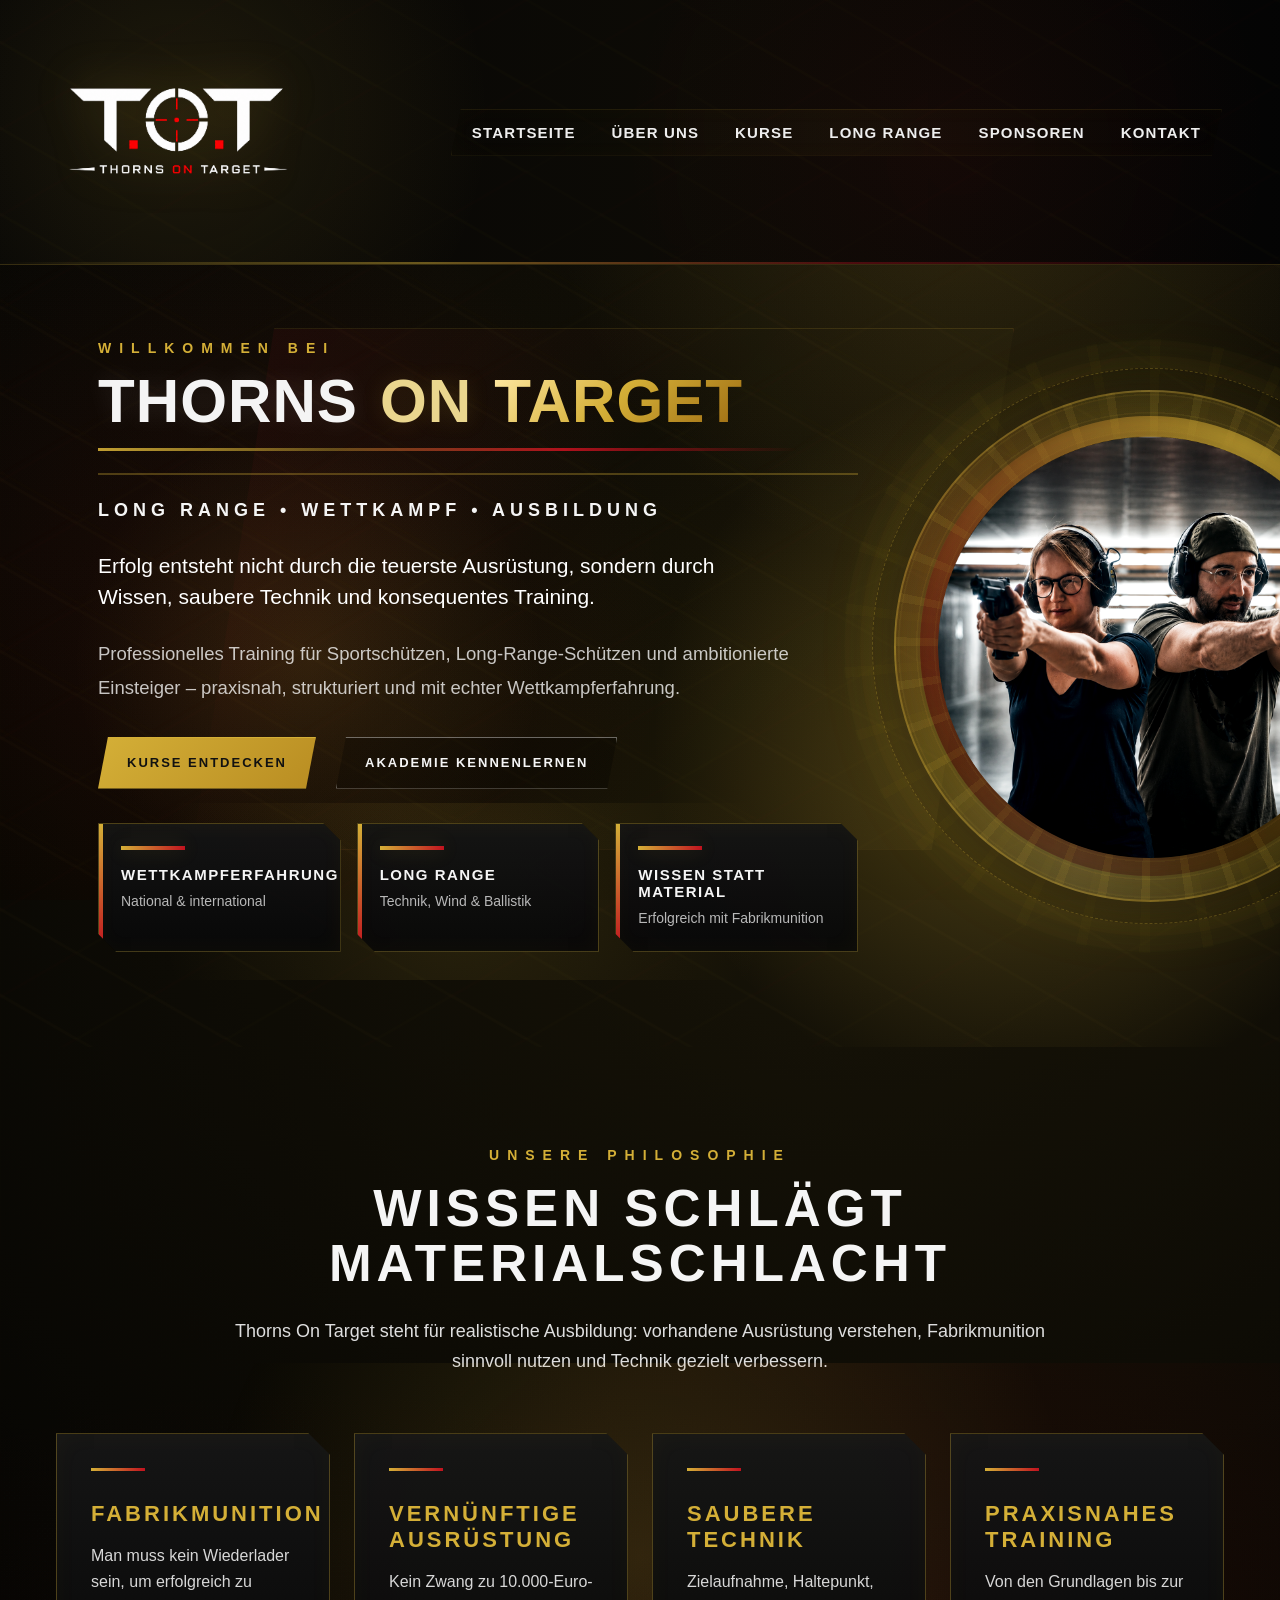
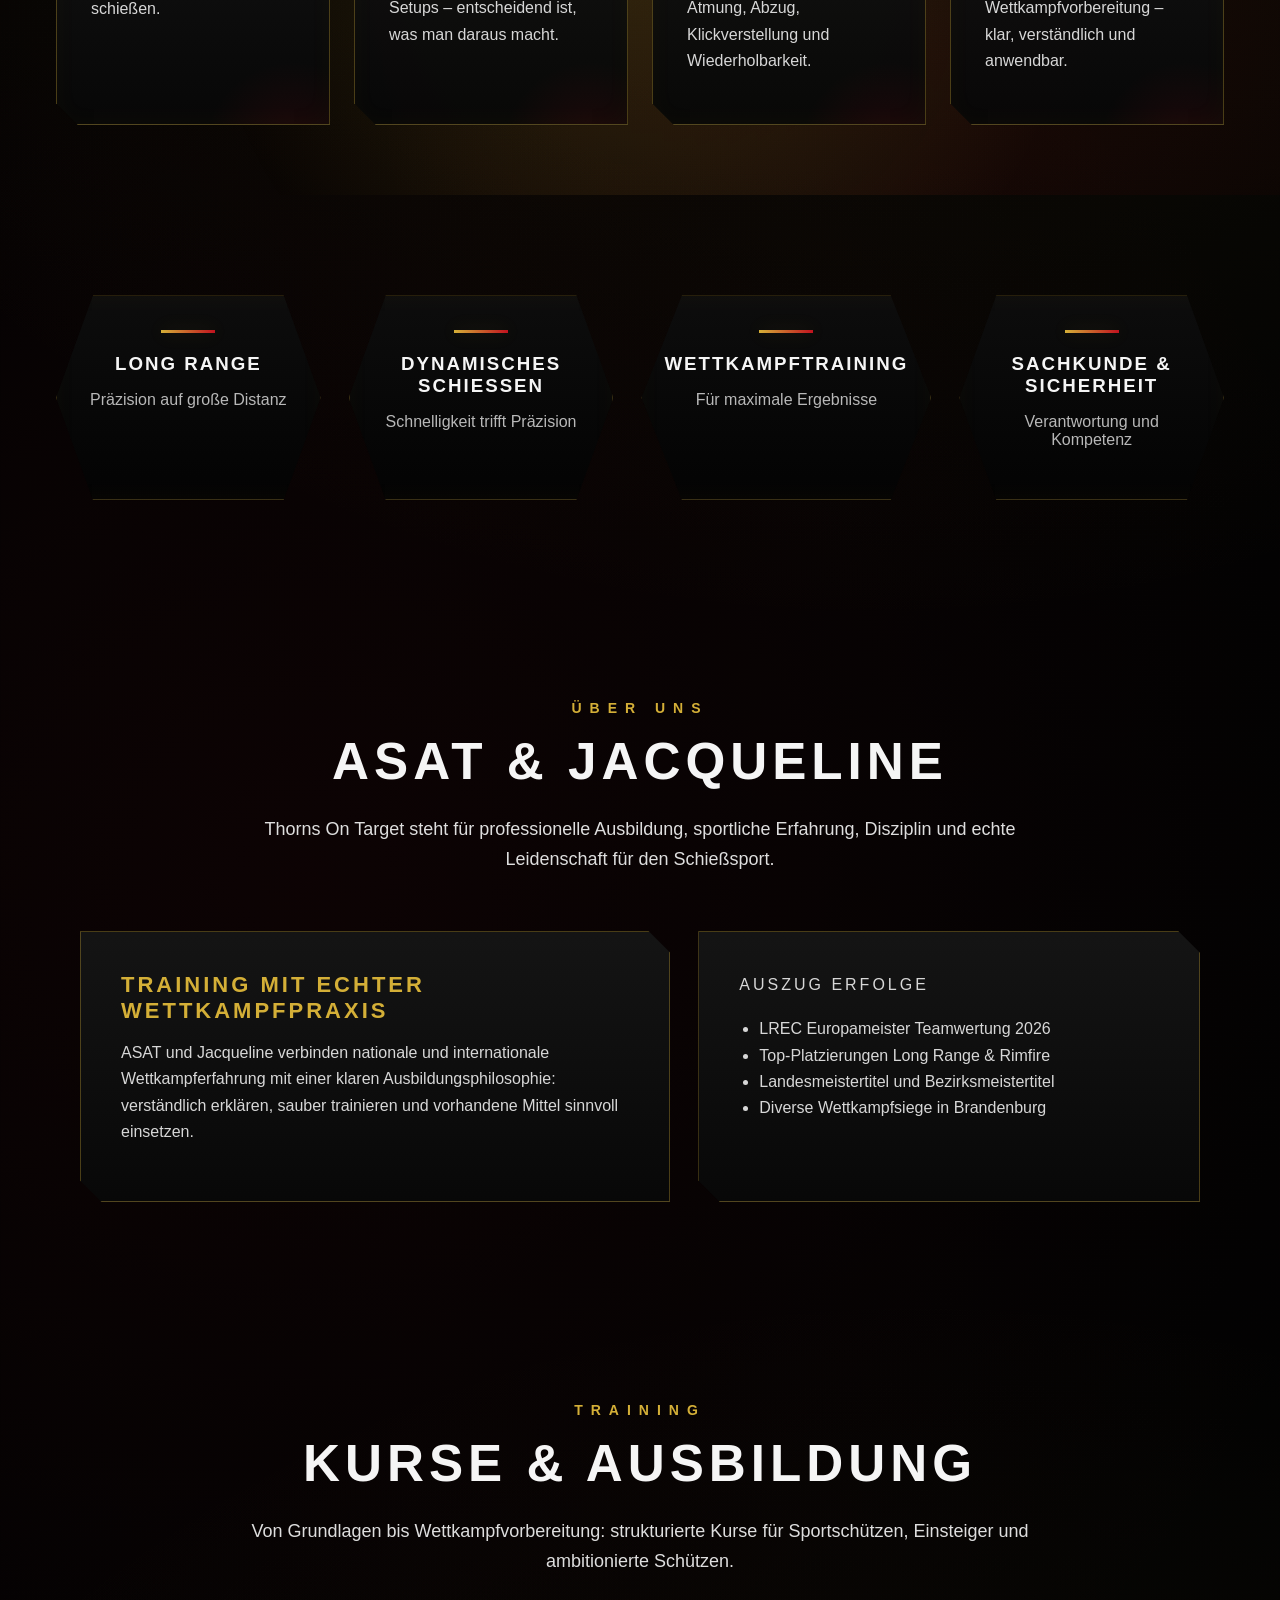
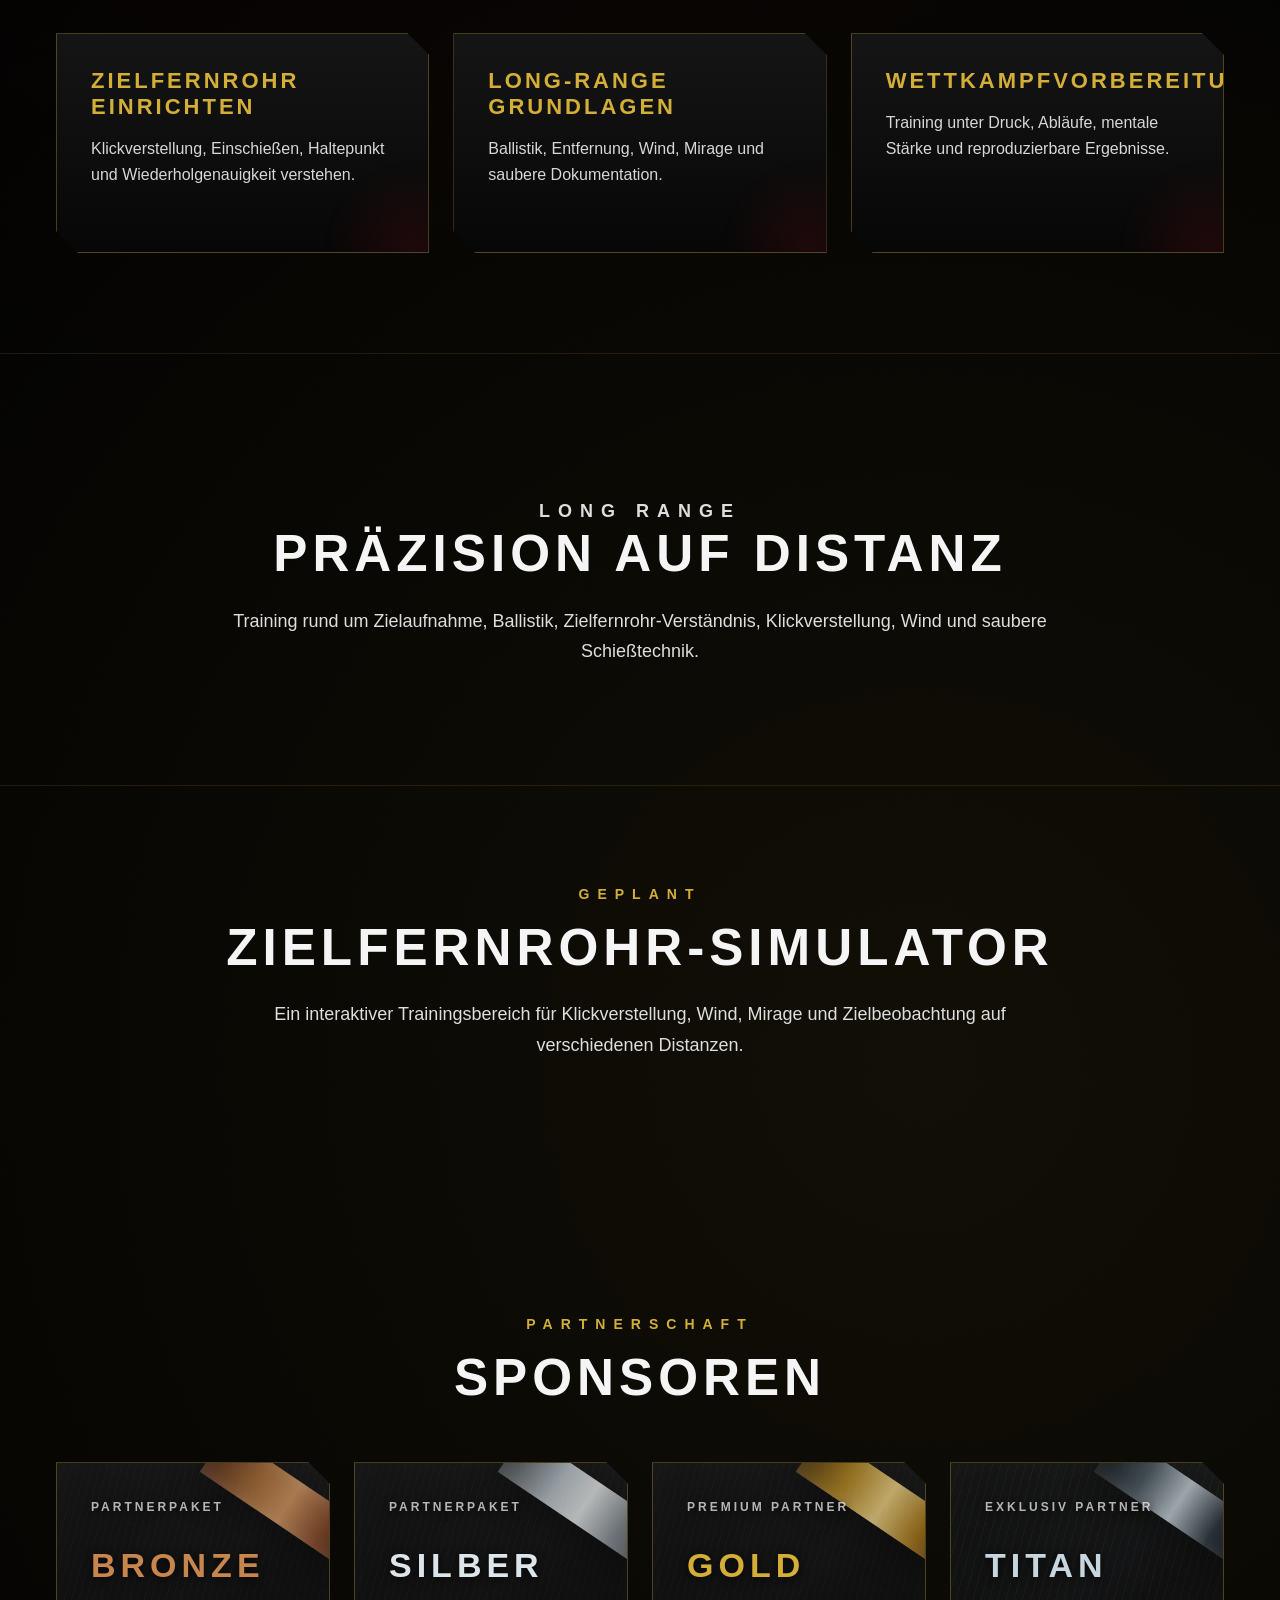
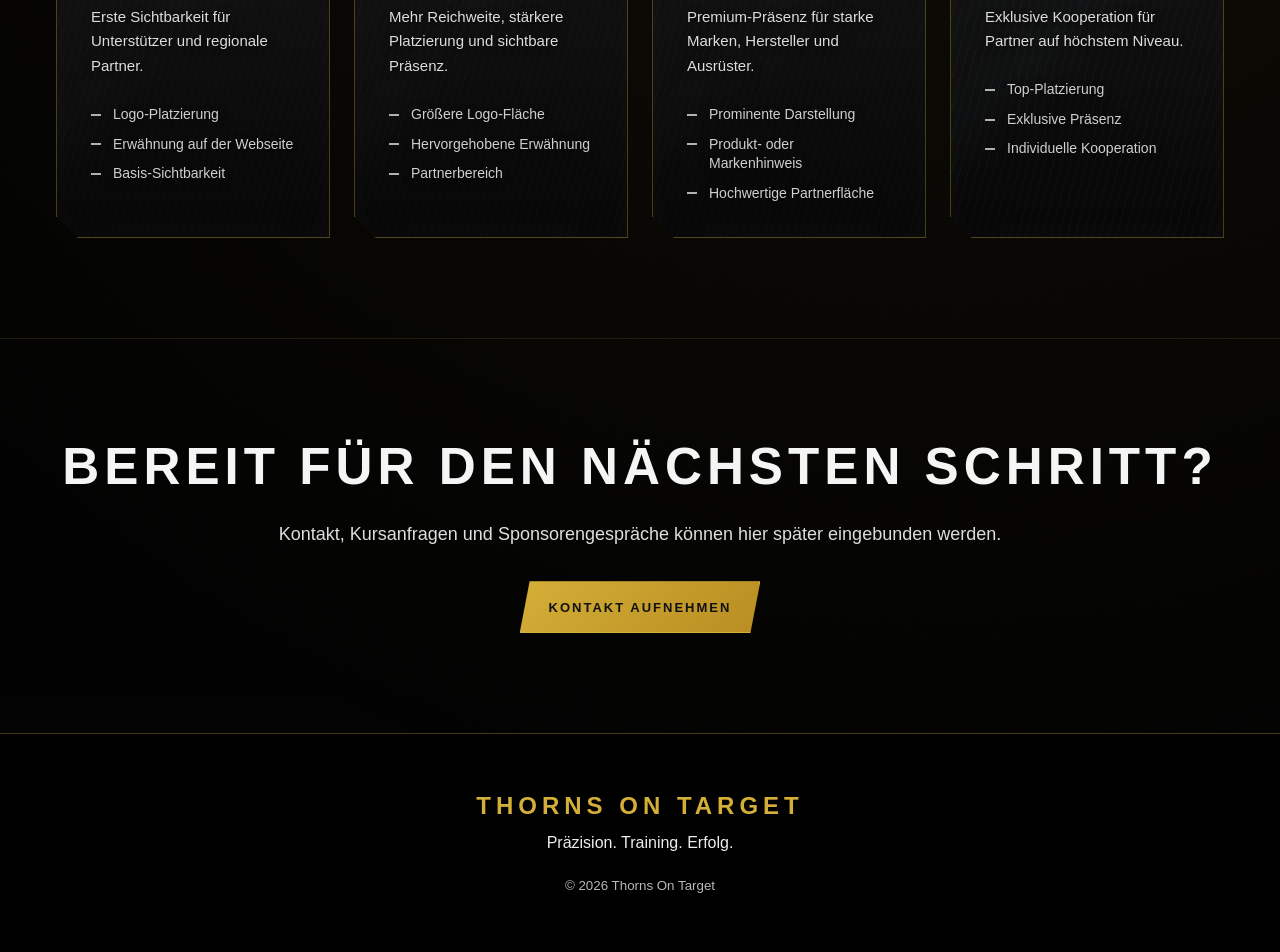
<file: index.html>
<!DOCTYPE html>
<html lang="de">
<head>
  <meta charset="UTF-8" />
  <meta http-equiv="Content-Type" content="text/html; charset=UTF-8" />
  <meta name="viewport" content="width=device-width, initial-scale=1.0" />
  <title>Thorns On Target</title>
  <link rel="stylesheet" href="style.css" />
</head>
<body>

  <header class="site-header">
    <a href="index.html" class="logo-link" aria-label="Thorns On Target Startseite">
      <img src="Bilder/images/tot-logo.png" alt="Thorns On Target Logo" class="logo" />
    </a>

    <nav class="main-nav" aria-label="Hauptnavigation">
      <a href="index.html">Startseite</a>
      <a href="ueber-uns.html">&Uuml;ber uns</a>
      <a href="#kurse">Kurse</a>
      <a href="#longrange">Long Range</a>
      <a href="#sponsoren">Sponsoren</a>
      <a href="#kontakt">Kontakt</a>
    </nav>
  </header>

  <main>

    <section id="start" class="hero">
      <div class="hero-bg-pattern"></div>

      <div class="hero-content">
        <p class="eyebrow">Willkommen bei</p>

        <h1 class="brand-title">
          <span class="brand-white">THORNS</span><span class="brand-on">ON</span><span class="brand-gold">TARGET</span>
        </h1>

        <p class="hero-kicker">Long Range &bull; Wettkampf &bull; Ausbildung</p>

        <p class="hero-lead">
          Erfolg entsteht nicht durch die teuerste Ausr&uuml;stung, sondern durch Wissen,
          saubere Technik und konsequentes Training.
        </p>

        <p class="hero-text">
          Professionelles Training f&uuml;r Sportsch&uuml;tzen, Long-Range-Sch&uuml;tzen und ambitionierte
          Einsteiger &ndash; praxisnah, strukturiert und mit echter Wettkampferfahrung.
        </p>

        <div class="hero-actions">
          <a href="#kurse" class="btn btn-primary">Kurse entdecken</a>
          <a href="ueber-uns.html" class="btn btn-secondary">Akademie kennenlernen</a>
        </div>

        <div class="hero-proof">
          <article>
            <span class="proof-mark"></span>
            <strong>Wettkampferfahrung</strong>
            <p>National &amp; international</p>
          </article>

          <article>
            <span class="proof-mark"></span>
            <strong>Long Range</strong>
            <p>Technik, Wind &amp; Ballistik</p>
          </article>

          <article>
            <span class="proof-mark"></span>
            <strong>Wissen statt Material</strong>
            <p>Erfolgreich mit Fabrikmunition</p>
          </article>
        </div>
      </div>

      <div class="hero-visual">
        <div class="hero-ring">
          <img src="Bilder/images/111.png" alt="ASAT und Jacqueline Thorns" />
        </div>
      </div>
</section>

    <section class="mission-section">
      <div class="section-title">
        <p class="eyebrow">Unsere Philosophie</p>
        <h2>Wissen schl&auml;gt Materialschlacht</h2>
        <p>
          Thorns On Target steht f&uuml;r realistische Ausbildung: vorhandene Ausr&uuml;stung verstehen,
          Fabrikmunition sinnvoll nutzen und Technik gezielt verbessern.
        </p>
      </div>

      <div class="mission-grid">
        <article class="mission-card">
          <span class="card-line"></span>
          <h3>Fabrikmunition</h3>
          <p>Man muss kein Wiederlader sein, um erfolgreich zu schie&szlig;en.</p>
        </article>

        <article class="mission-card">
          <span class="card-line"></span>
          <h3>Vern&uuml;nftige Ausr&uuml;stung</h3>
          <p>Kein Zwang zu 10.000-Euro-Setups &ndash; entscheidend ist, was man daraus macht.</p>
        </article>

        <article class="mission-card">
          <span class="card-line"></span>
          <h3>Saubere Technik</h3>
          <p>Zielaufnahme, Haltepunkt, Atmung, Abzug, Klickverstellung und Wiederholbarkeit.</p>
        </article>

        <article class="mission-card">
          <span class="card-line"></span>
          <h3>Praxisnahes Training</h3>
          <p>Von den Grundlagen bis zur Wettkampfvorbereitung &ndash; klar, verst&auml;ndlich und anwendbar.</p>
        </article>
      </div>
    </section>

    <section class="hex-section">
      <article class="hex-card">
        <div class="hex-line"></div>
        <h3>Long Range</h3>
        <p>Pr&auml;zision auf gro&szlig;e Distanz</p>
      </article>

      <article class="hex-card">
        <div class="hex-line"></div>
        <h3>Dynamisches Schie&szlig;en</h3>
        <p>Schnelligkeit trifft Pr&auml;zision</p>
      </article>

      <article class="hex-card">
        <div class="hex-line"></div>
        <h3>Wettkampftraining</h3>
        <p>F&uuml;r maximale Ergebnisse</p>
      </article>

      <article class="hex-card">
        <div class="hex-line"></div>
        <h3>Sachkunde &amp; Sicherheit</h3>
        <p>Verantwortung und Kompetenz</p>
      </article>
    </section>

    <section id="about" class="content-section about-section">
      <div class="section-title">
        <p class="eyebrow">&Uuml;ber uns</p>
        <h2>ASAT &amp; Jacqueline</h2>
        <p>
          Thorns On Target steht f&uuml;r professionelle Ausbildung, sportliche Erfahrung,
          Disziplin und echte Leidenschaft f&uuml;r den Schie&szlig;sport.
        </p>
      </div>

      <div class="split-box">
        <div>
          <h3>Training mit echter Wettkampfpraxis</h3>
          <p>
            ASAT und Jacqueline verbinden nationale und internationale Wettkampferfahrung mit
            einer klaren Ausbildungsphilosophie: verst&auml;ndlich erkl&auml;ren, sauber trainieren und
            vorhandene Mittel sinnvoll einsetzen.
          </p>
        </div>

        <div class="achievement-panel">
          <p class="small-label">Auszug Erfolge</p>
          <ul>
            <li>LREC Europameister Teamwertung 2026</li>
            <li>Top-Platzierungen Long Range &amp; Rimfire</li>
            <li>Landesmeistertitel und Bezirksmeistertitel</li>
            <li>Diverse Wettkampfsiege in Brandenburg</li>
          </ul>
        </div>
      </div>
    </section>

    <section id="kurse" class="content-section">
      <div class="section-title">
        <p class="eyebrow">Training</p>
        <h2>Kurse &amp; Ausbildung</h2>
        <p>
          Von Grundlagen bis Wettkampfvorbereitung: strukturierte Kurse f&uuml;r Sportsch&uuml;tzen,
          Einsteiger und ambitionierte Sch&uuml;tzen.
        </p>
      </div>

      <div class="course-grid">
        <article class="course-card">
          <h3>Zielfernrohr einrichten</h3>
          <p>Klickverstellung, Einschie&szlig;en, Haltepunkt und Wiederholgenauigkeit verstehen.</p>
        </article>

        <article class="course-card">
          <h3>Long-Range Grundlagen</h3>
          <p>Ballistik, Entfernung, Wind, Mirage und saubere Dokumentation.</p>
        </article>

        <article class="course-card">
          <h3>Wettkampfvorbereitung</h3>
          <p>Training unter Druck, Abl&auml;ufe, mentale St&auml;rke und reproduzierbare Ergebnisse.</p>
        </article>
      </div>
    </section>

    <section id="longrange" class="banner-section">
      <p class="eyebrow">Long Range</p>
      <h2>Pr&auml;zision auf Distanz</h2>
      <p>
        Training rund um Zielaufnahme, Ballistik, Zielfernrohr-Verst&auml;ndnis,
        Klickverstellung, Wind und saubere Schie&szlig;technik.
      </p>
    </section>

    <section class="simulator-section">
      <div class="section-title">
        <p class="eyebrow">Geplant</p>
        <h2>Zielfernrohr-Simulator</h2>
        <p>
          Ein interaktiver Trainingsbereich f&uuml;r Klickverstellung, Wind, Mirage und
          Zielbeobachtung auf verschiedenen Distanzen.
        </p>
      </div>
    </section>

    <section id="sponsoren" class="sponsor-section">
      <div class="section-title">
        <p class="eyebrow">Partnerschaft</p>
        <h2>Sponsoren</h2>
      </div>

      <div class="sponsor-grid sponsor-metal-grid">
        <article class="sponsor-card sponsor-bronze">
          <div class="metal-band"></div>
          <span class="partner-label">Partnerpaket</span>
          <h3>Bronze</h3>
          <p>Erste Sichtbarkeit f&uuml;r Unterst&uuml;tzer und regionale Partner.</p>
          <ul>
            <li>Logo-Platzierung</li>
            <li>Erw&auml;hnung auf der Webseite</li>
            <li>Basis-Sichtbarkeit</li>
          </ul>
        </article>

        <article class="sponsor-card sponsor-silver">
          <div class="metal-band"></div>
          <span class="partner-label">Partnerpaket</span>
          <h3>Silber</h3>
          <p>Mehr Reichweite, st&auml;rkere Platzierung und sichtbare Pr&auml;senz.</p>
          <ul>
            <li>Gr&ouml;&szlig;ere Logo-Fl&auml;che</li>
            <li>Hervorgehobene Erw&auml;hnung</li>
            <li>Partnerbereich</li>
          </ul>
        </article>

        <article class="sponsor-card sponsor-gold">
          <div class="metal-band"></div>
          <span class="partner-label">Premium Partner</span>
          <h3>Gold</h3>
          <p>Premium-Pr&auml;senz f&uuml;r starke Marken, Hersteller und Ausr&uuml;ster.</p>
          <ul>
            <li>Prominente Darstellung</li>
            <li>Produkt- oder Markenhinweis</li>
            <li>Hochwertige Partnerfl&auml;che</li>
          </ul>
        </article>

        <article class="sponsor-card sponsor-titan">
          <div class="metal-band"></div>
          <span class="partner-label">Exklusiv Partner</span>
          <h3>Titan</h3>
          <p>Exklusive Kooperation f&uuml;r Partner auf h&ouml;chstem Niveau.</p>
          <ul>
            <li>Top-Platzierung</li>
            <li>Exklusive Pr&auml;senz</li>
            <li>Individuelle Kooperation</li>
          </ul>
        </article>
      </div>
    </section>

    <section id="kontakt" class="contact-section">
      <h2>Bereit f&uuml;r den n&auml;chsten Schritt?</h2>
      <p>Kontakt, Kursanfragen und Sponsorengespr&auml;che k&ouml;nnen hier sp&auml;ter eingebunden werden.</p>
      <a href="mailto:" class="btn btn-primary">Kontakt aufnehmen</a>
    </section>

  </main>

  <footer class="footer">
    <h2>THORNS ON TARGET</h2>
    <p>Pr&auml;zision. Training. Erfolg.</p>
    <small>&copy; 2026 Thorns On Target</small>
  </footer>

  <script src="script.js"></script>
</body>
</html>
</file>
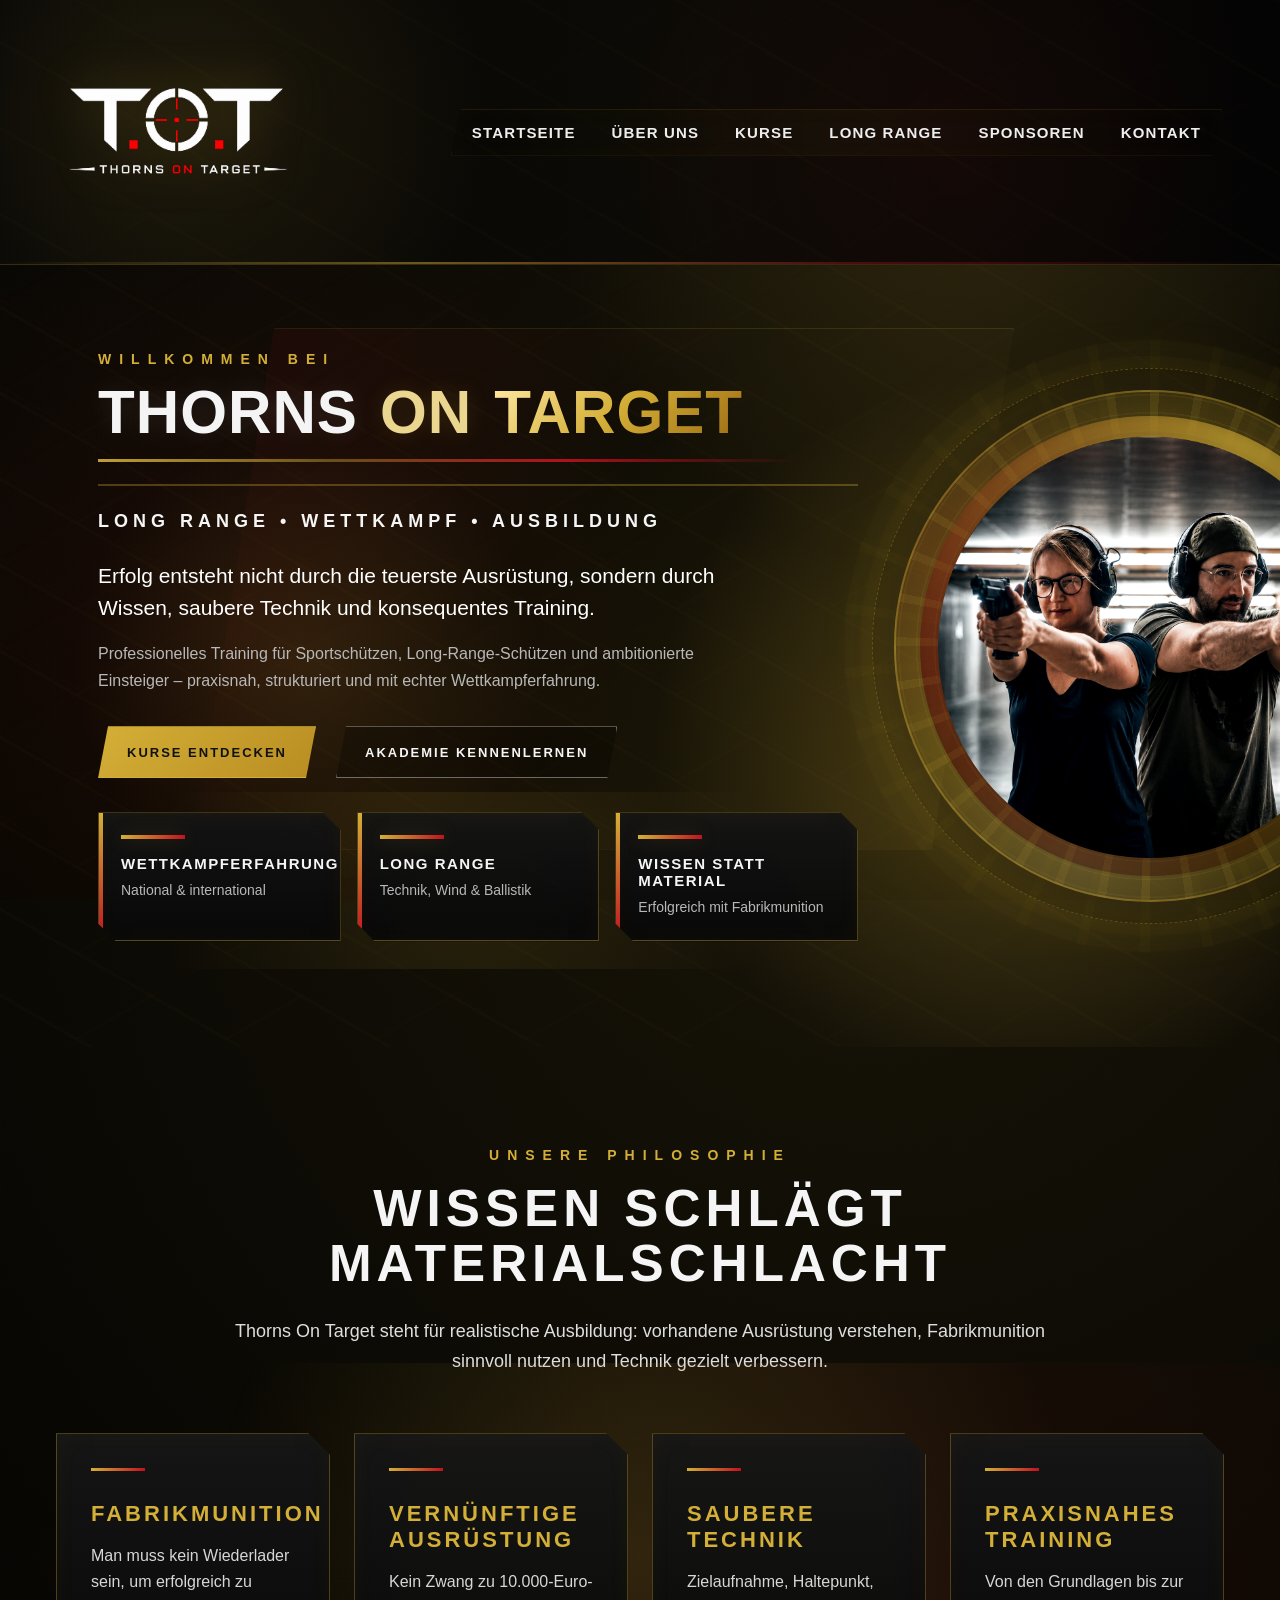
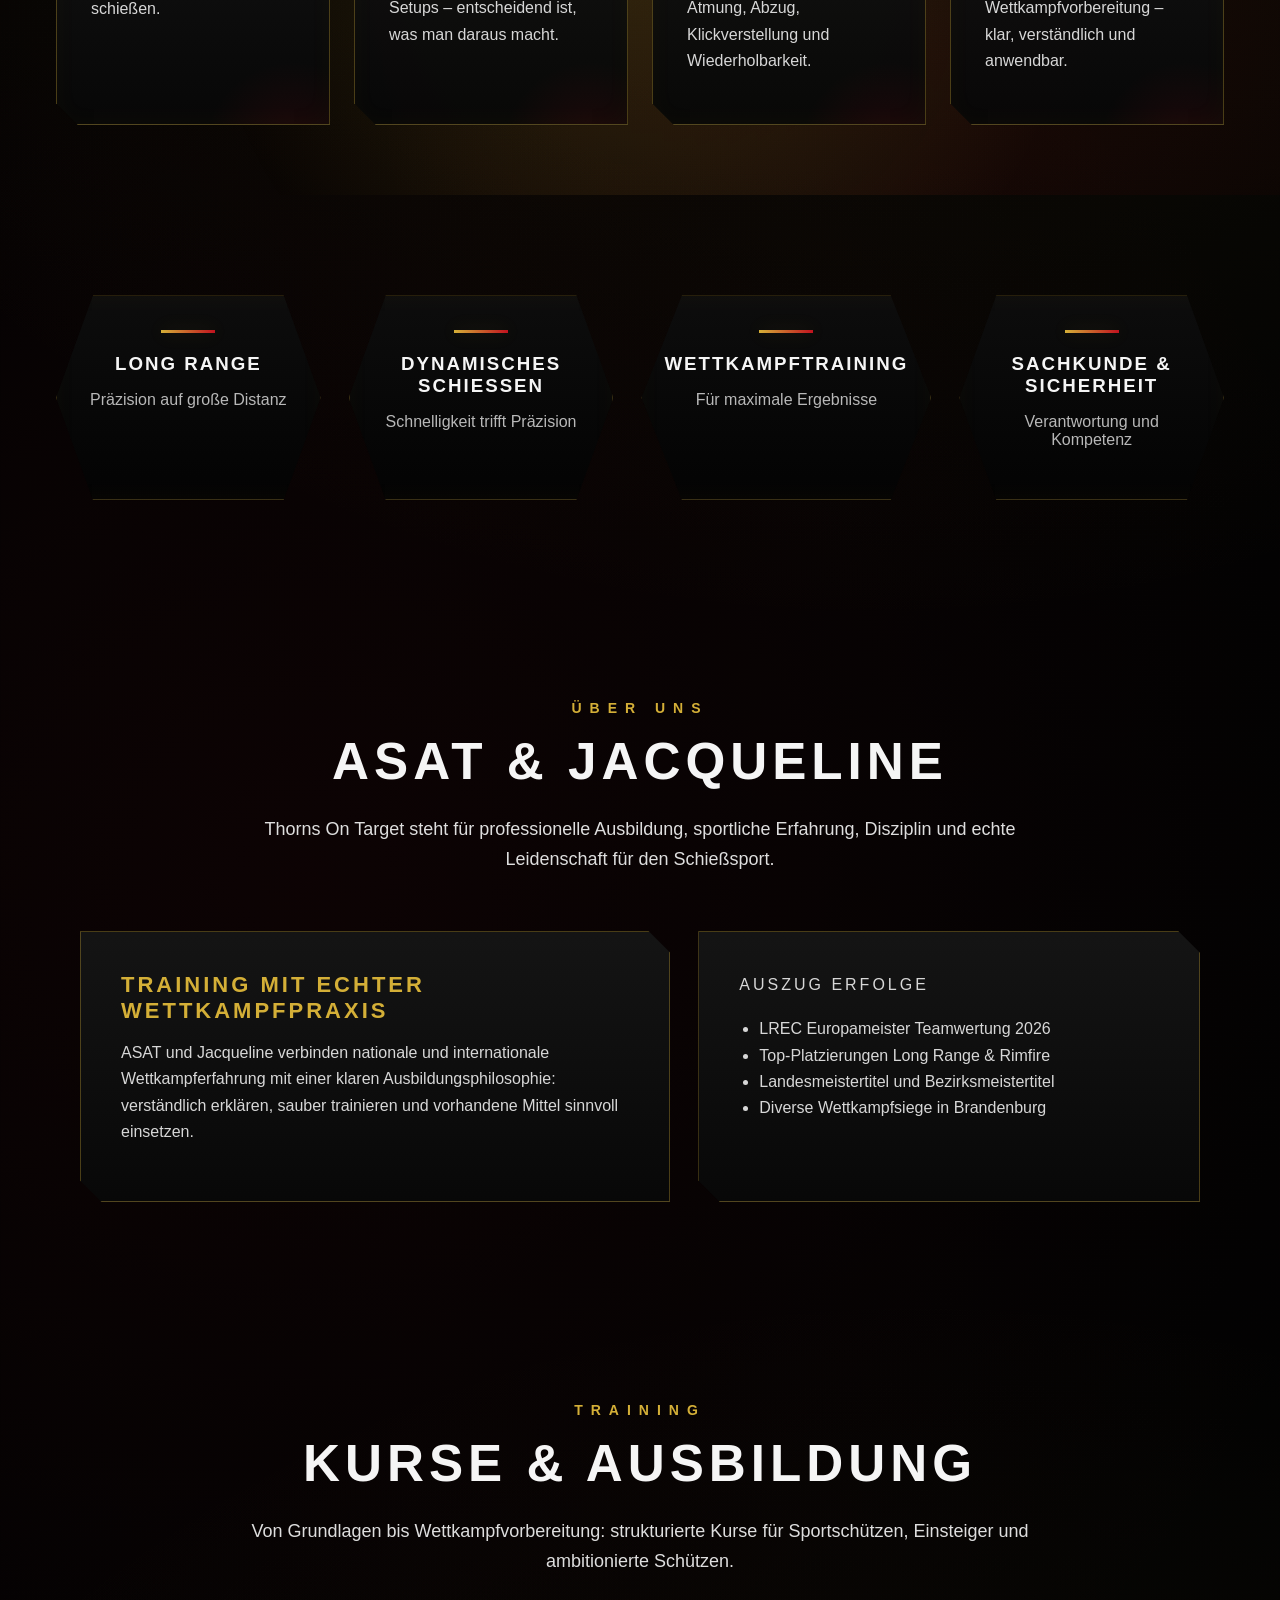
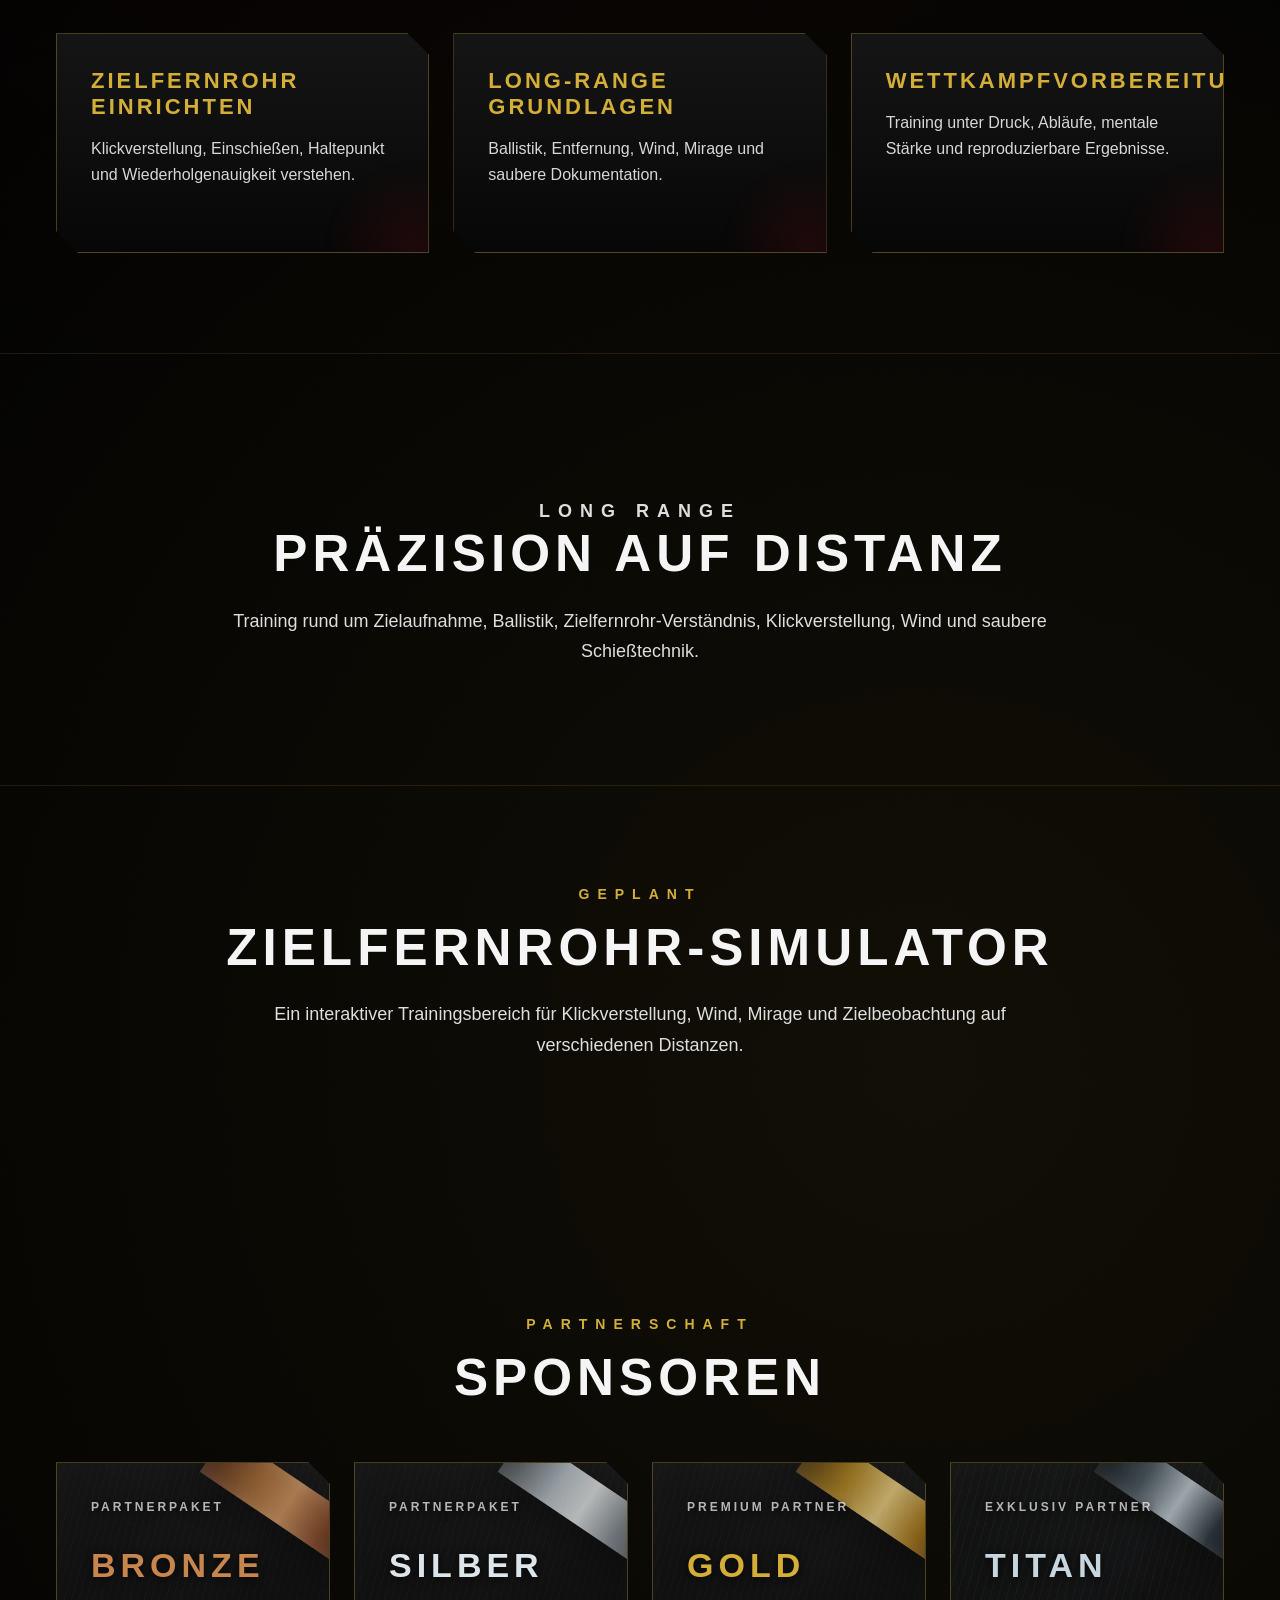
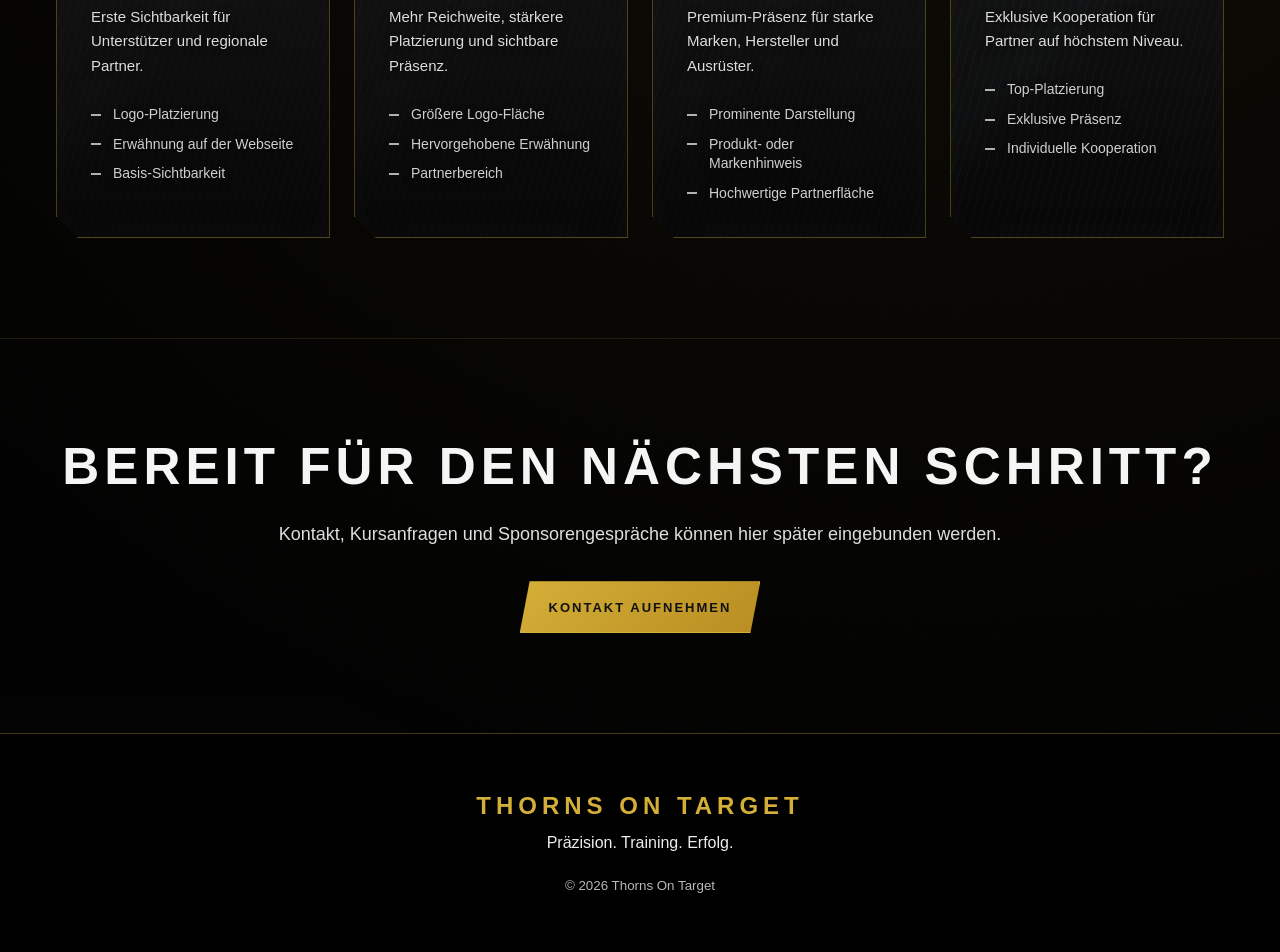
<file: Asat/index.html>
<!DOCTYPE html>
<html lang="de">
<head>
  <meta charset="UTF-8" />
  <meta http-equiv="Content-Type" content="text/html; charset=UTF-8" />
  <meta name="viewport" content="width=device-width, initial-scale=1.0" />
  <title>Thorns On Target</title>
  <link rel="stylesheet" href="style.css" />
</head>
<body>

  <header class="site-header">
    <a href="index.html" class="logo-link" aria-label="Thorns On Target Startseite">
      <img src="Bilder/images/tot-logo.png" alt="Thorns On Target Logo" class="logo" />
    </a>

    <nav class="main-nav" aria-label="Hauptnavigation">
      <a href="index.html">Startseite</a>
      <a href="ueber-uns.html">&Uuml;ber uns</a>
      <a href="#kurse">Kurse</a>
      <a href="#longrange">Long Range</a>
      <a href="#sponsoren">Sponsoren</a>
      <a href="#kontakt">Kontakt</a>
    </nav>
  </header>

  <main>

    <section id="start" class="hero">
      <div class="hero-bg-pattern"></div>

      <div class="hero-content">
        <p class="eyebrow">Willkommen bei</p>

        <h1 class="brand-title">
          <span class="brand-white">THORNS</span><span class="brand-on">ON</span><span class="brand-gold">TARGET</span>
        </h1>

        <p class="hero-kicker">Long Range &bull; Wettkampf &bull; Ausbildung</p>

        <p class="hero-lead">
          Erfolg entsteht nicht durch die teuerste Ausr&uuml;stung, sondern durch Wissen,
          saubere Technik und konsequentes Training.
        </p>

        <p class="hero-text">
          Professionelles Training f&uuml;r Sportsch&uuml;tzen, Long-Range-Sch&uuml;tzen und ambitionierte
          Einsteiger &ndash; praxisnah, strukturiert und mit echter Wettkampferfahrung.
        </p>

        <div class="hero-actions">
          <a href="#kurse" class="btn btn-primary">Kurse entdecken</a>
          <a href="ueber-uns.html" class="btn btn-secondary">Akademie kennenlernen</a>
        </div>

        <div class="hero-proof">
          <article>
            <span class="proof-mark"></span>
            <strong>Wettkampferfahrung</strong>
            <p>National &amp; international</p>
          </article>

          <article>
            <span class="proof-mark"></span>
            <strong>Long Range</strong>
            <p>Technik, Wind &amp; Ballistik</p>
          </article>

          <article>
            <span class="proof-mark"></span>
            <strong>Wissen statt Material</strong>
            <p>Erfolgreich mit Fabrikmunition</p>
          </article>
        </div>
      </div>

      <div class="hero-visual">
        <div class="hero-ring">
          <img src="Bilder/images/111.png" alt="ASAT und Jacqueline Thorns" />
        </div>
      </div>
</section>

    <section class="mission-section">
      <div class="section-title">
        <p class="eyebrow">Unsere Philosophie</p>
        <h2>Wissen schl&auml;gt Materialschlacht</h2>
        <p>
          Thorns On Target steht f&uuml;r realistische Ausbildung: vorhandene Ausr&uuml;stung verstehen,
          Fabrikmunition sinnvoll nutzen und Technik gezielt verbessern.
        </p>
      </div>

      <div class="mission-grid">
        <article class="mission-card">
          <span class="card-line"></span>
          <h3>Fabrikmunition</h3>
          <p>Man muss kein Wiederlader sein, um erfolgreich zu schie&szlig;en.</p>
        </article>

        <article class="mission-card">
          <span class="card-line"></span>
          <h3>Vern&uuml;nftige Ausr&uuml;stung</h3>
          <p>Kein Zwang zu 10.000-Euro-Setups &ndash; entscheidend ist, was man daraus macht.</p>
        </article>

        <article class="mission-card">
          <span class="card-line"></span>
          <h3>Saubere Technik</h3>
          <p>Zielaufnahme, Haltepunkt, Atmung, Abzug, Klickverstellung und Wiederholbarkeit.</p>
        </article>

        <article class="mission-card">
          <span class="card-line"></span>
          <h3>Praxisnahes Training</h3>
          <p>Von den Grundlagen bis zur Wettkampfvorbereitung &ndash; klar, verst&auml;ndlich und anwendbar.</p>
        </article>
      </div>
    </section>

    <section class="hex-section">
      <article class="hex-card">
        <div class="hex-line"></div>
        <h3>Long Range</h3>
        <p>Pr&auml;zision auf gro&szlig;e Distanz</p>
      </article>

      <article class="hex-card">
        <div class="hex-line"></div>
        <h3>Dynamisches Schie&szlig;en</h3>
        <p>Schnelligkeit trifft Pr&auml;zision</p>
      </article>

      <article class="hex-card">
        <div class="hex-line"></div>
        <h3>Wettkampftraining</h3>
        <p>F&uuml;r maximale Ergebnisse</p>
      </article>

      <article class="hex-card">
        <div class="hex-line"></div>
        <h3>Sachkunde &amp; Sicherheit</h3>
        <p>Verantwortung und Kompetenz</p>
      </article>
    </section>

    <section id="about" class="content-section about-section">
      <div class="section-title">
        <p class="eyebrow">&Uuml;ber uns</p>
        <h2>ASAT &amp; Jacqueline</h2>
        <p>
          Thorns On Target steht f&uuml;r professionelle Ausbildung, sportliche Erfahrung,
          Disziplin und echte Leidenschaft f&uuml;r den Schie&szlig;sport.
        </p>
      </div>

      <div class="split-box">
        <div>
          <h3>Training mit echter Wettkampfpraxis</h3>
          <p>
            ASAT und Jacqueline verbinden nationale und internationale Wettkampferfahrung mit
            einer klaren Ausbildungsphilosophie: verst&auml;ndlich erkl&auml;ren, sauber trainieren und
            vorhandene Mittel sinnvoll einsetzen.
          </p>
        </div>

        <div class="achievement-panel">
          <p class="small-label">Auszug Erfolge</p>
          <ul>
            <li>LREC Europameister Teamwertung 2026</li>
            <li>Top-Platzierungen Long Range &amp; Rimfire</li>
            <li>Landesmeistertitel und Bezirksmeistertitel</li>
            <li>Diverse Wettkampfsiege in Brandenburg</li>
          </ul>
        </div>
      </div>
    </section>

    <section id="kurse" class="content-section">
      <div class="section-title">
        <p class="eyebrow">Training</p>
        <h2>Kurse &amp; Ausbildung</h2>
        <p>
          Von Grundlagen bis Wettkampfvorbereitung: strukturierte Kurse f&uuml;r Sportsch&uuml;tzen,
          Einsteiger und ambitionierte Sch&uuml;tzen.
        </p>
      </div>

      <div class="course-grid">
        <article class="course-card">
          <h3>Zielfernrohr einrichten</h3>
          <p>Klickverstellung, Einschie&szlig;en, Haltepunkt und Wiederholgenauigkeit verstehen.</p>
        </article>

        <article class="course-card">
          <h3>Long-Range Grundlagen</h3>
          <p>Ballistik, Entfernung, Wind, Mirage und saubere Dokumentation.</p>
        </article>

        <article class="course-card">
          <h3>Wettkampfvorbereitung</h3>
          <p>Training unter Druck, Abl&auml;ufe, mentale St&auml;rke und reproduzierbare Ergebnisse.</p>
        </article>
      </div>
    </section>

    <section id="longrange" class="banner-section">
      <p class="eyebrow">Long Range</p>
      <h2>Pr&auml;zision auf Distanz</h2>
      <p>
        Training rund um Zielaufnahme, Ballistik, Zielfernrohr-Verst&auml;ndnis,
        Klickverstellung, Wind und saubere Schie&szlig;technik.
      </p>
    </section>

    <section class="simulator-section">
      <div class="section-title">
        <p class="eyebrow">Geplant</p>
        <h2>Zielfernrohr-Simulator</h2>
        <p>
          Ein interaktiver Trainingsbereich f&uuml;r Klickverstellung, Wind, Mirage und
          Zielbeobachtung auf verschiedenen Distanzen.
        </p>
      </div>
    </section>

    <section id="sponsoren" class="sponsor-section">
      <div class="section-title">
        <p class="eyebrow">Partnerschaft</p>
        <h2>Sponsoren</h2>
      </div>

      <div class="sponsor-grid sponsor-metal-grid">
        <article class="sponsor-card sponsor-bronze">
          <div class="metal-band"></div>
          <span class="partner-label">Partnerpaket</span>
          <h3>Bronze</h3>
          <p>Erste Sichtbarkeit f&uuml;r Unterst&uuml;tzer und regionale Partner.</p>
          <ul>
            <li>Logo-Platzierung</li>
            <li>Erw&auml;hnung auf der Webseite</li>
            <li>Basis-Sichtbarkeit</li>
          </ul>
        </article>

        <article class="sponsor-card sponsor-silver">
          <div class="metal-band"></div>
          <span class="partner-label">Partnerpaket</span>
          <h3>Silber</h3>
          <p>Mehr Reichweite, st&auml;rkere Platzierung und sichtbare Pr&auml;senz.</p>
          <ul>
            <li>Gr&ouml;&szlig;ere Logo-Fl&auml;che</li>
            <li>Hervorgehobene Erw&auml;hnung</li>
            <li>Partnerbereich</li>
          </ul>
        </article>

        <article class="sponsor-card sponsor-gold">
          <div class="metal-band"></div>
          <span class="partner-label">Premium Partner</span>
          <h3>Gold</h3>
          <p>Premium-Pr&auml;senz f&uuml;r starke Marken, Hersteller und Ausr&uuml;ster.</p>
          <ul>
            <li>Prominente Darstellung</li>
            <li>Produkt- oder Markenhinweis</li>
            <li>Hochwertige Partnerfl&auml;che</li>
          </ul>
        </article>

        <article class="sponsor-card sponsor-titan">
          <div class="metal-band"></div>
          <span class="partner-label">Exklusiv Partner</span>
          <h3>Titan</h3>
          <p>Exklusive Kooperation f&uuml;r Partner auf h&ouml;chstem Niveau.</p>
          <ul>
            <li>Top-Platzierung</li>
            <li>Exklusive Pr&auml;senz</li>
            <li>Individuelle Kooperation</li>
          </ul>
        </article>
      </div>
    </section>

    <section id="kontakt" class="contact-section">
      <h2>Bereit f&uuml;r den n&auml;chsten Schritt?</h2>
      <p>Kontakt, Kursanfragen und Sponsorengespr&auml;che k&ouml;nnen hier sp&auml;ter eingebunden werden.</p>
      <a href="mailto:" class="btn btn-primary">Kontakt aufnehmen</a>
    </section>

  </main>

  <footer class="footer">
    <h2>THORNS ON TARGET</h2>
    <p>Pr&auml;zision. Training. Erfolg.</p>
    <small>&copy; 2026 Thorns On Target</small>
  </footer>

  <script src="script.js"></script>
</body>
</html>
</file>
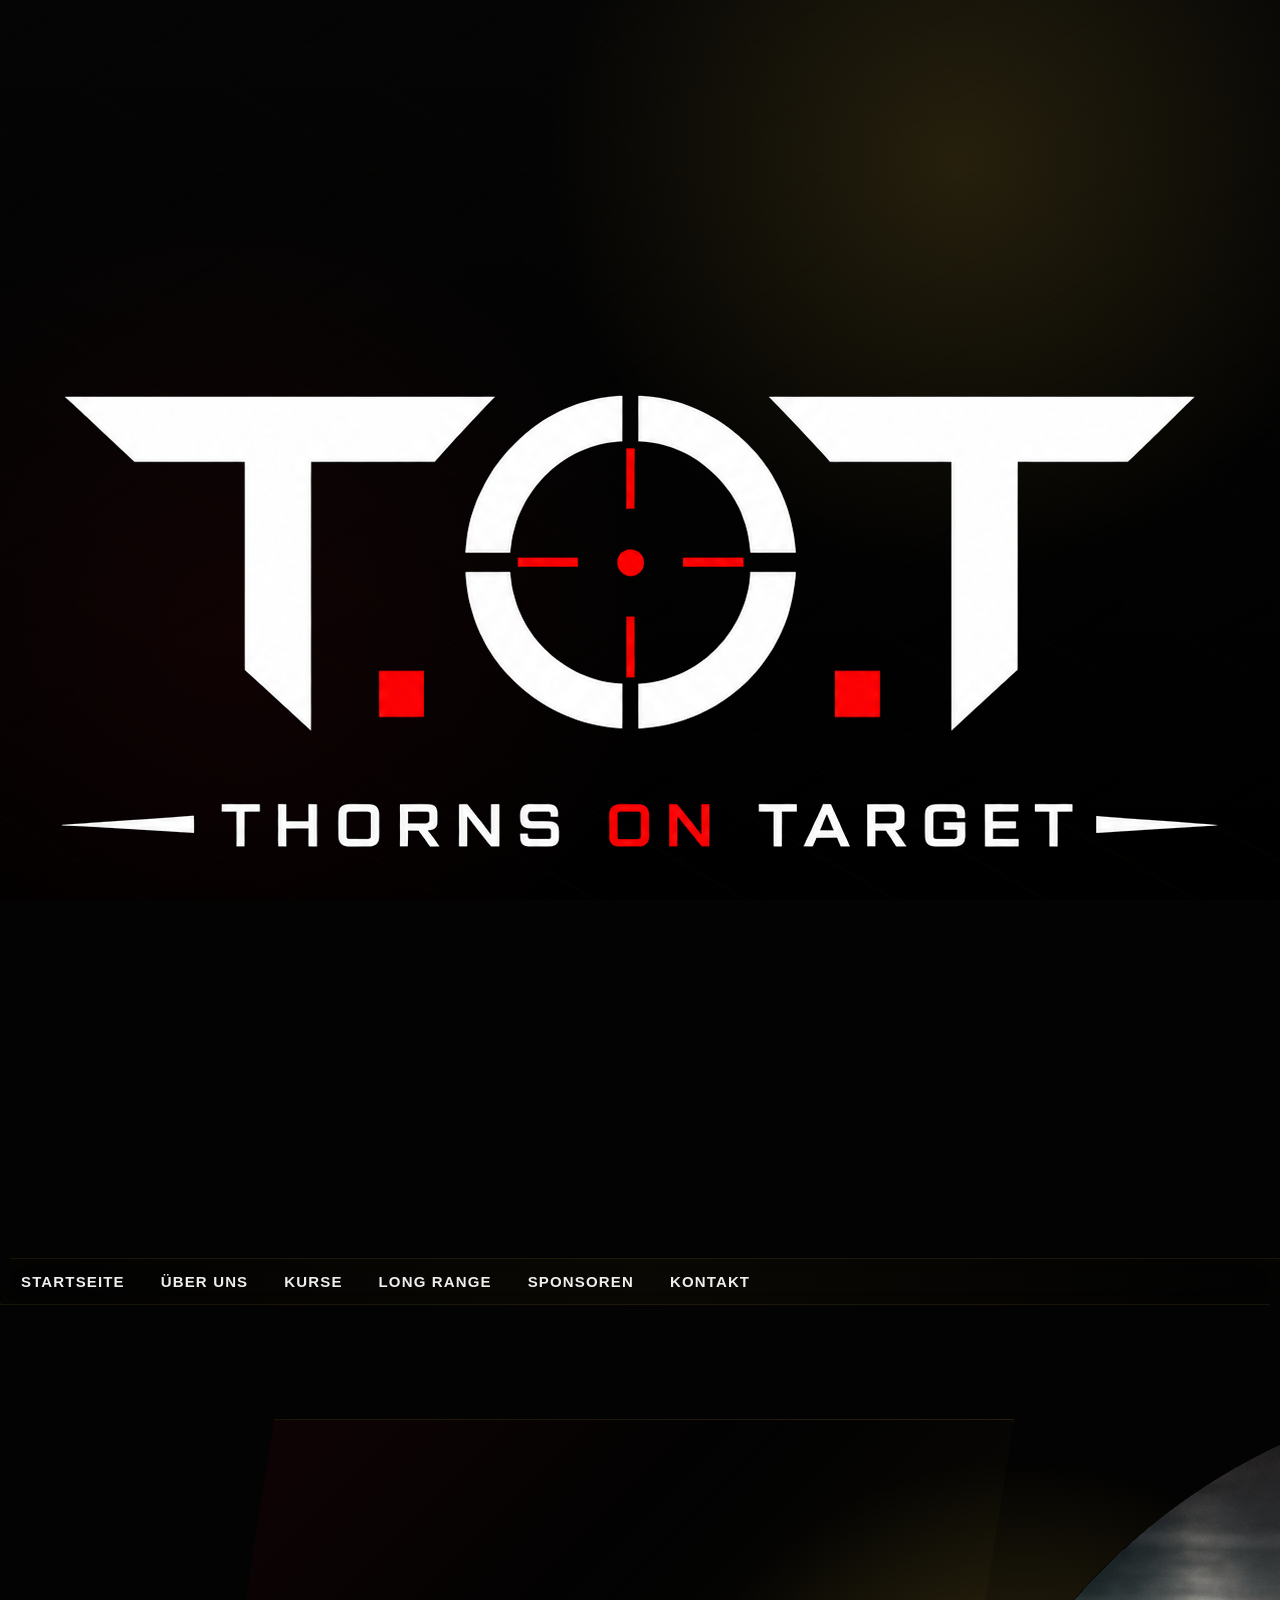
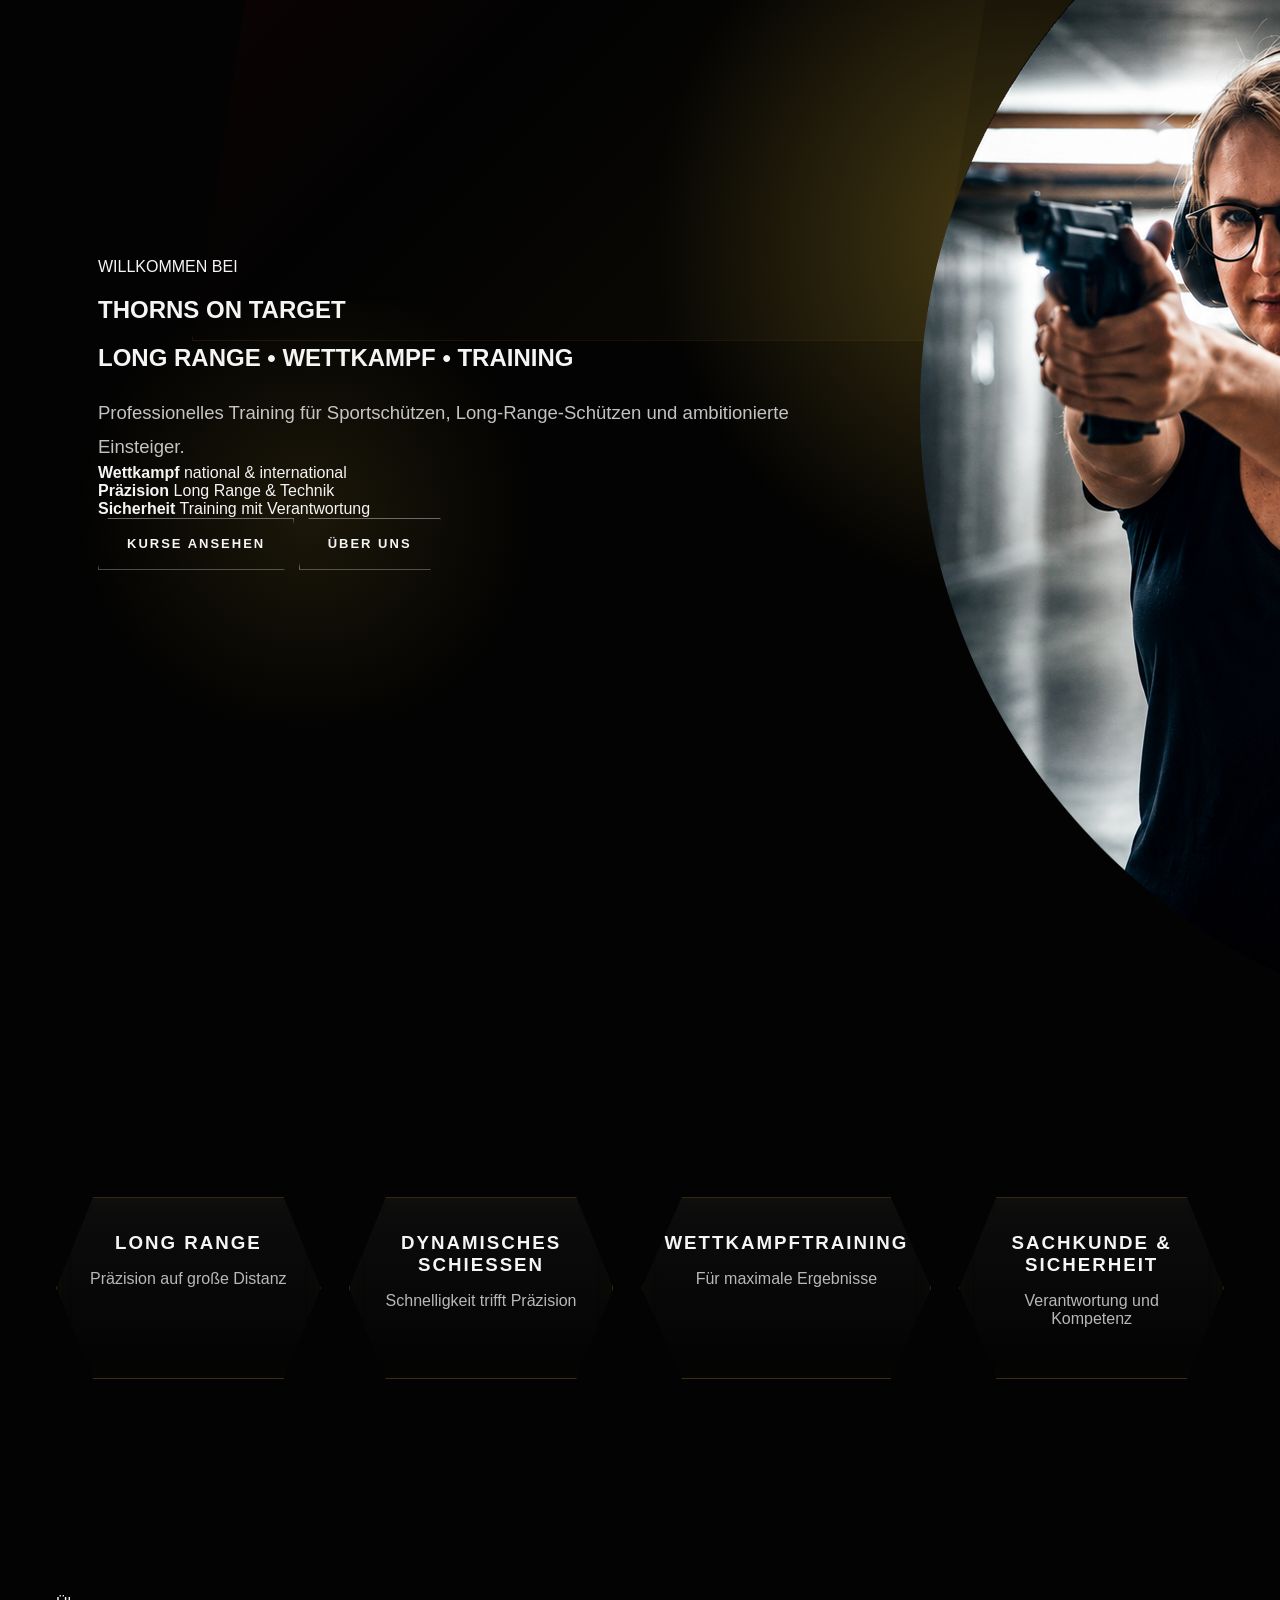
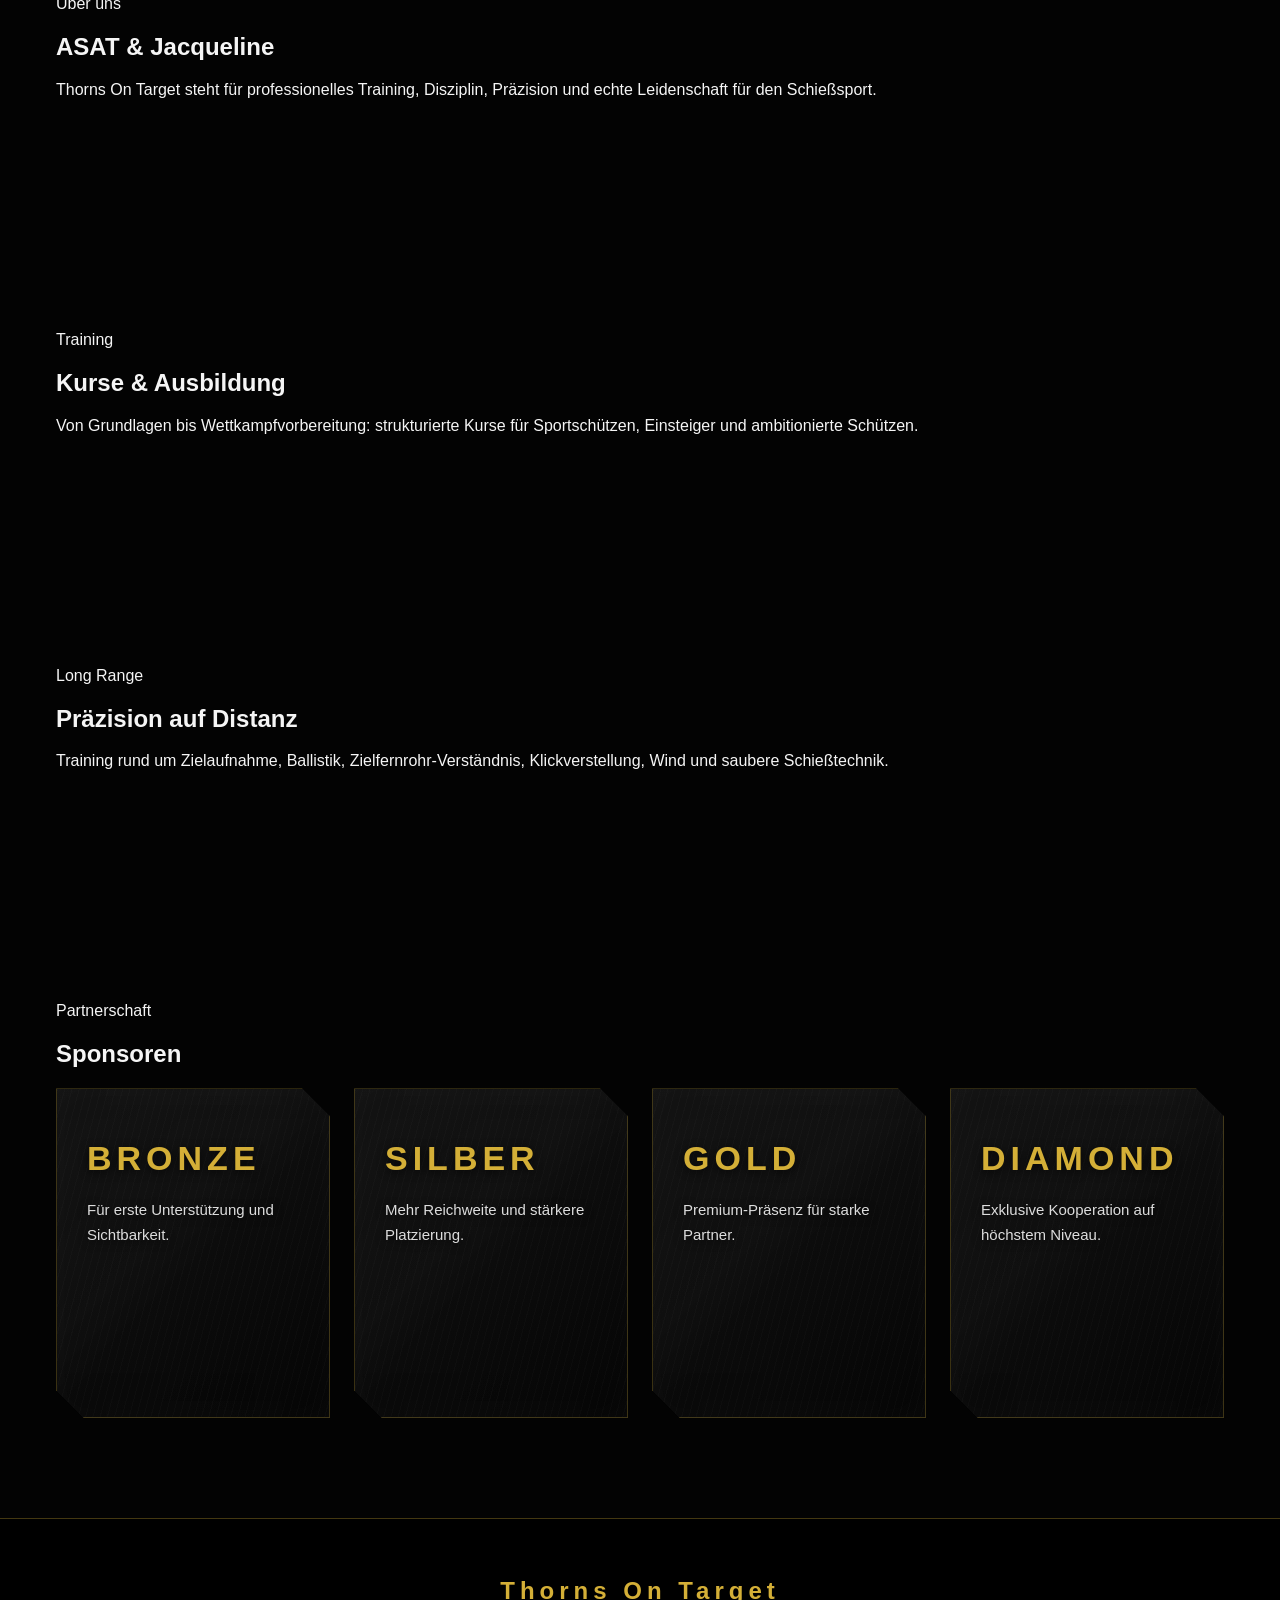
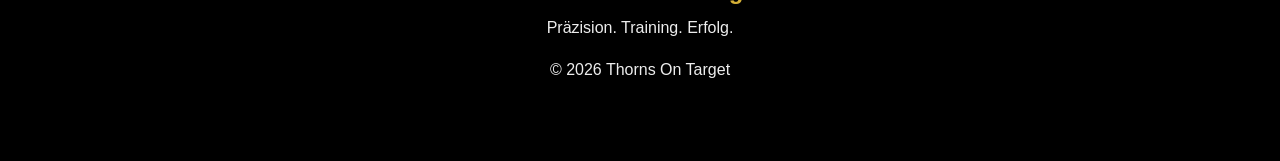
<file: index_backup_aktuell.html>
<!DOCTYPE html>
<html lang="de">
<head>
  <meta charset="UTF-8" />
  <meta name="viewport" content="width=device-width, initial-scale=1.0" />
  <title>Thorns On Target</title>
  <link rel="stylesheet" href="style.css" />
</head>

<body>

<header class="topbar">
  <div class="logo-box">
    <img src="Bilder/images/tot-logo.png" alt="Thorns On Target Logo">
  </div>

  <nav class="main-nav">
    <a href="#start">Startseite</a>
    <a href="#about">Über uns</a>
    <a href="#kurse">Kurse</a>
    <a href="#longrange">Long Range</a>
    <a href="#sponsoren">Sponsoren</a>
    <a href="#kontakt">Kontakt</a>
  </nav>
</header>

<main id="start" class="hero">
  <section class="hero-content">
   <p class="welcome">WILLKOMMEN BEI</p>

<h1 class="hero-title">
THORNS <span>ON TARGET</span>
</h1>

<div class="gold-line"></div>

<h2 class="hero-subtitle">
LONG RANGE • WETTKAMPF • TRAINING
</h2>

<p class="hero-text">
Professionelles Training für Sportschützen,
Long-Range-Schützen und ambitionierte Einsteiger.
</p>

<div class="hero-stats">
  <div>
    <strong>Wettkampf</strong>
    <span>national & international</span>
  </div>

  <div>
    <strong>Präzision</strong>
    <span>Long Range & Technik</span>
  </div>

  <div>
    <strong>Sicherheit</strong>
    <span>Training mit Verantwortung</span>
  </div>
</div>

    <div class="buttons">
      <a href="#kurse" class="btn gold">Kurse ansehen</a>
      <a href="#about" class="btn outline">Über uns</a>
    </div>
  </section>

  <section class="hero-image">
    <img src="Bilder/images/111.png?v=5" alt="ASAT und Jacqueline">
  </section>
</main>

<section class="hex-section">
  <div class="hex-card">
    <div class="hex-icon">◎</div>
    <h3>Long Range</h3>
    <p>Präzision auf große Distanz</p>
  </div>

  <div class="hex-card">
    <div class="hex-icon">⌖</div>
    <h3>Dynamisches Schießen</h3>
    <p>Schnelligkeit trifft Präzision</p>
  </div>

  <div class="hex-card">
    <div class="hex-icon">🏆</div>
    <h3>Wettkampftraining</h3>
    <p>Für maximale Ergebnisse</p>
  </div>

  <div class="hex-card">
    <div class="hex-icon">🛡</div>
    <h3>Sachkunde & Sicherheit</h3>
    <p>Verantwortung und Kompetenz</p>
  </div>
</section>

<section id="about" class="content-section">
  <p class="section-kicker">Über uns</p>
  <h2>ASAT & Jacqueline</h2>
  <p>
    Thorns On Target steht für professionelles Training, Disziplin,
    Präzision und echte Leidenschaft für den Schießsport.
  </p>
</section>

<section id="kurse" class="content-section dark">
  <p class="section-kicker">Training</p>
  <h2>Kurse & Ausbildung</h2>
  <p>
    Von Grundlagen bis Wettkampfvorbereitung: strukturierte Kurse für
    Sportschützen, Einsteiger und ambitionierte Schützen.
  </p>
</section>

<section id="longrange" class="content-section">
  <p class="section-kicker">Long Range</p>
  <h2>Präzision auf Distanz</h2>
  <p>
    Training rund um Zielaufnahme, Ballistik, Zielfernrohr-Verständnis,
    Klickverstellung, Wind und saubere Schießtechnik.
  </p>
</section>

<section id="sponsoren" class="sponsor-section">
  <p class="section-kicker">Partnerschaft</p>
  <h2>Sponsoren</h2>

  <div class="sponsor-grid">
    <div class="sponsor-card">
      <h3>Bronze</h3>
      <p>Für erste Unterstützung und Sichtbarkeit.</p>
    </div>

    <div class="sponsor-card">
      <h3>Silber</h3>
      <p>Mehr Reichweite und stärkere Platzierung.</p>
    </div>

    <div class="sponsor-card">
      <h3>Gold</h3>
      <p>Premium-Präsenz für starke Partner.</p>
    </div>

    <div class="sponsor-card">
      <h3>Diamond</h3>
      <p>Exklusive Kooperation auf höchstem Niveau.</p>
    </div>
  </div>
</section>

<footer id="kontakt" class="footer">
  <h2>Thorns On Target</h2>
  <p>Präzision. Training. Erfolg.</p>
  <p class="footer-small">© 2026 Thorns On Target</p>
</footer>

</body>
</html>
</file>
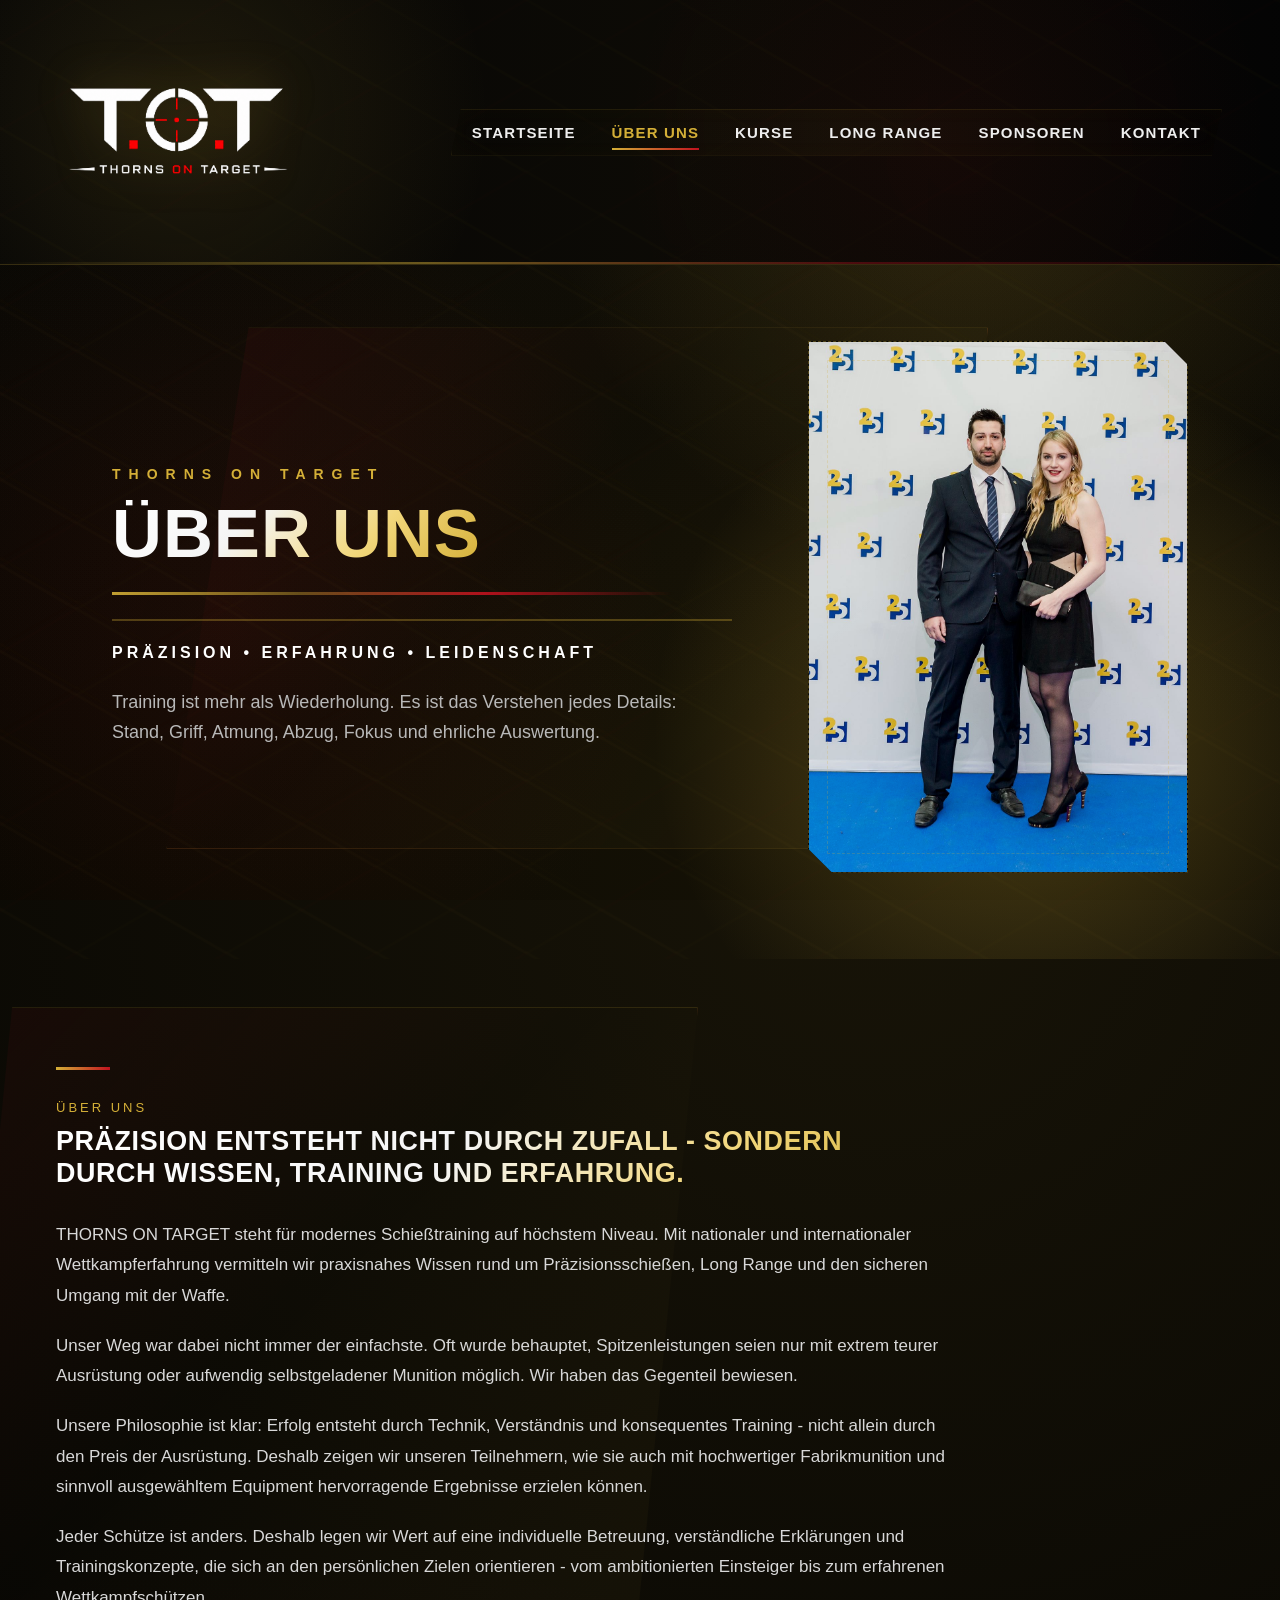
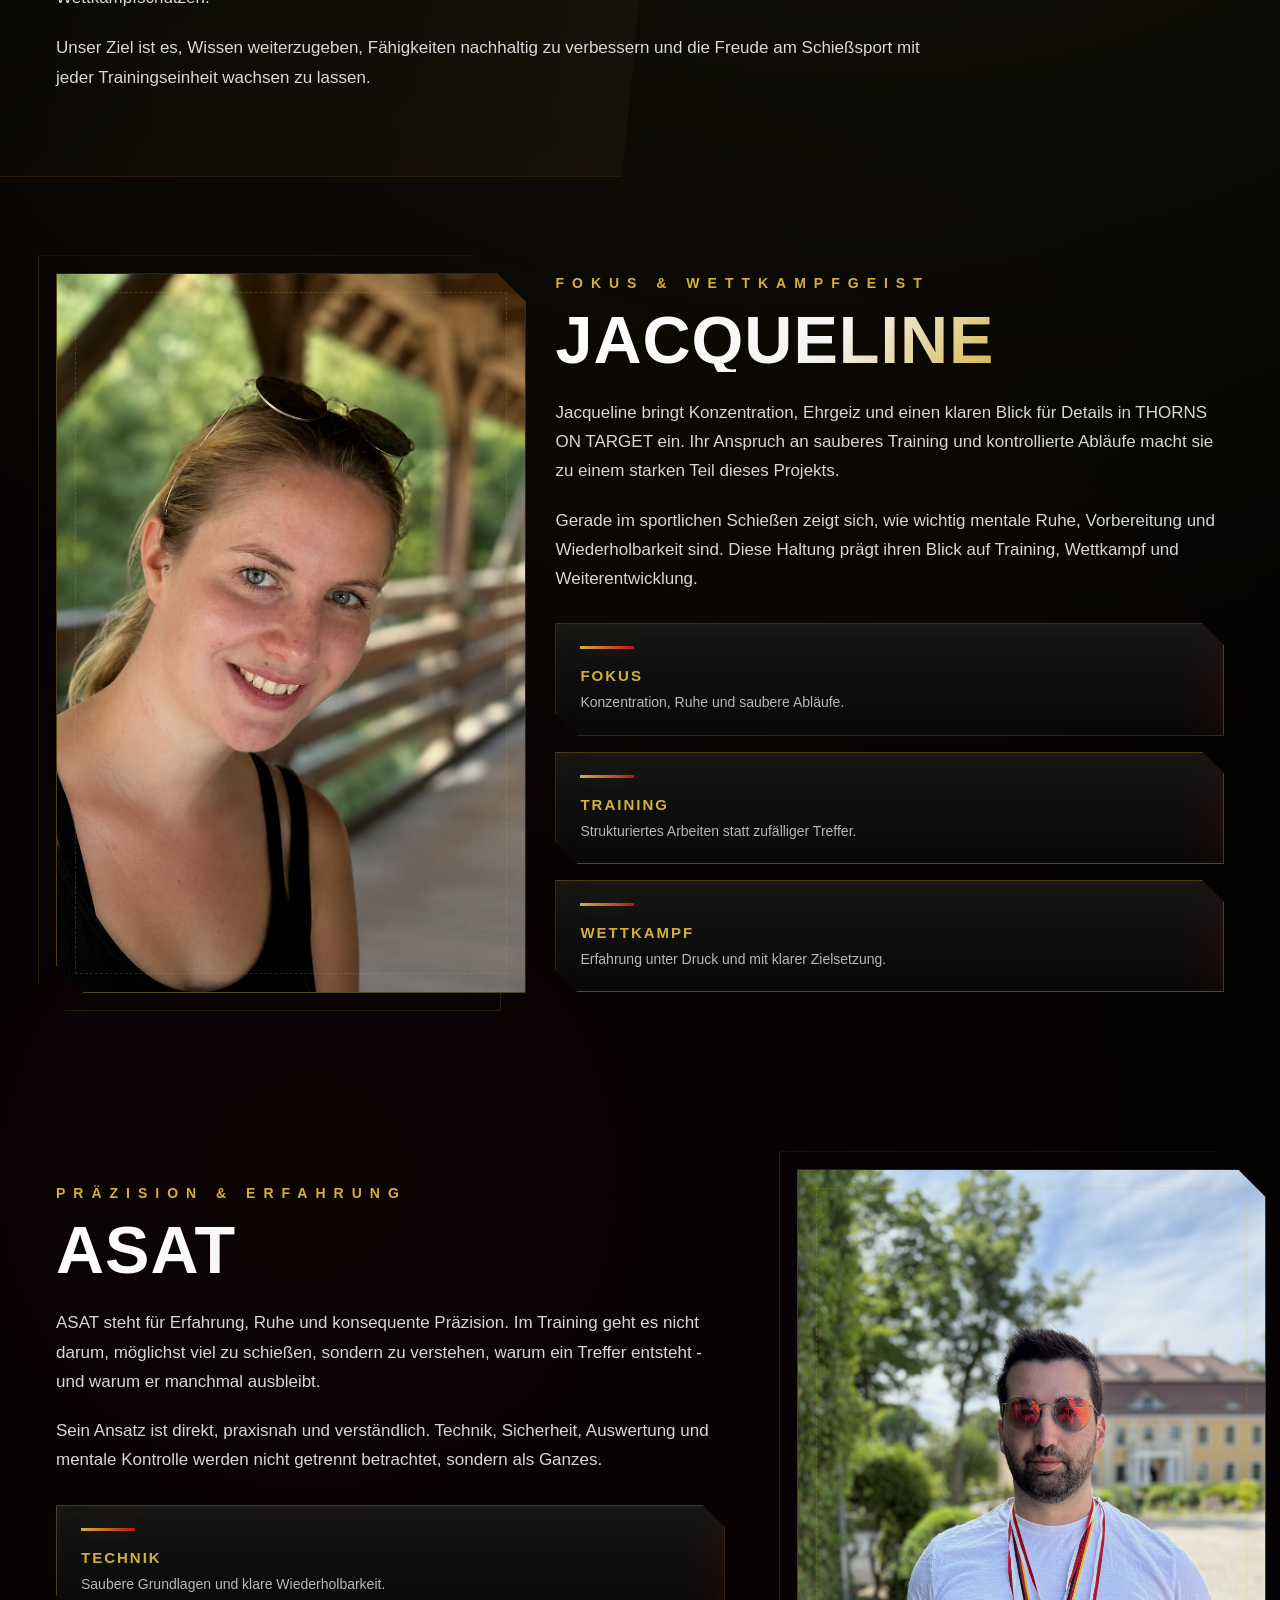
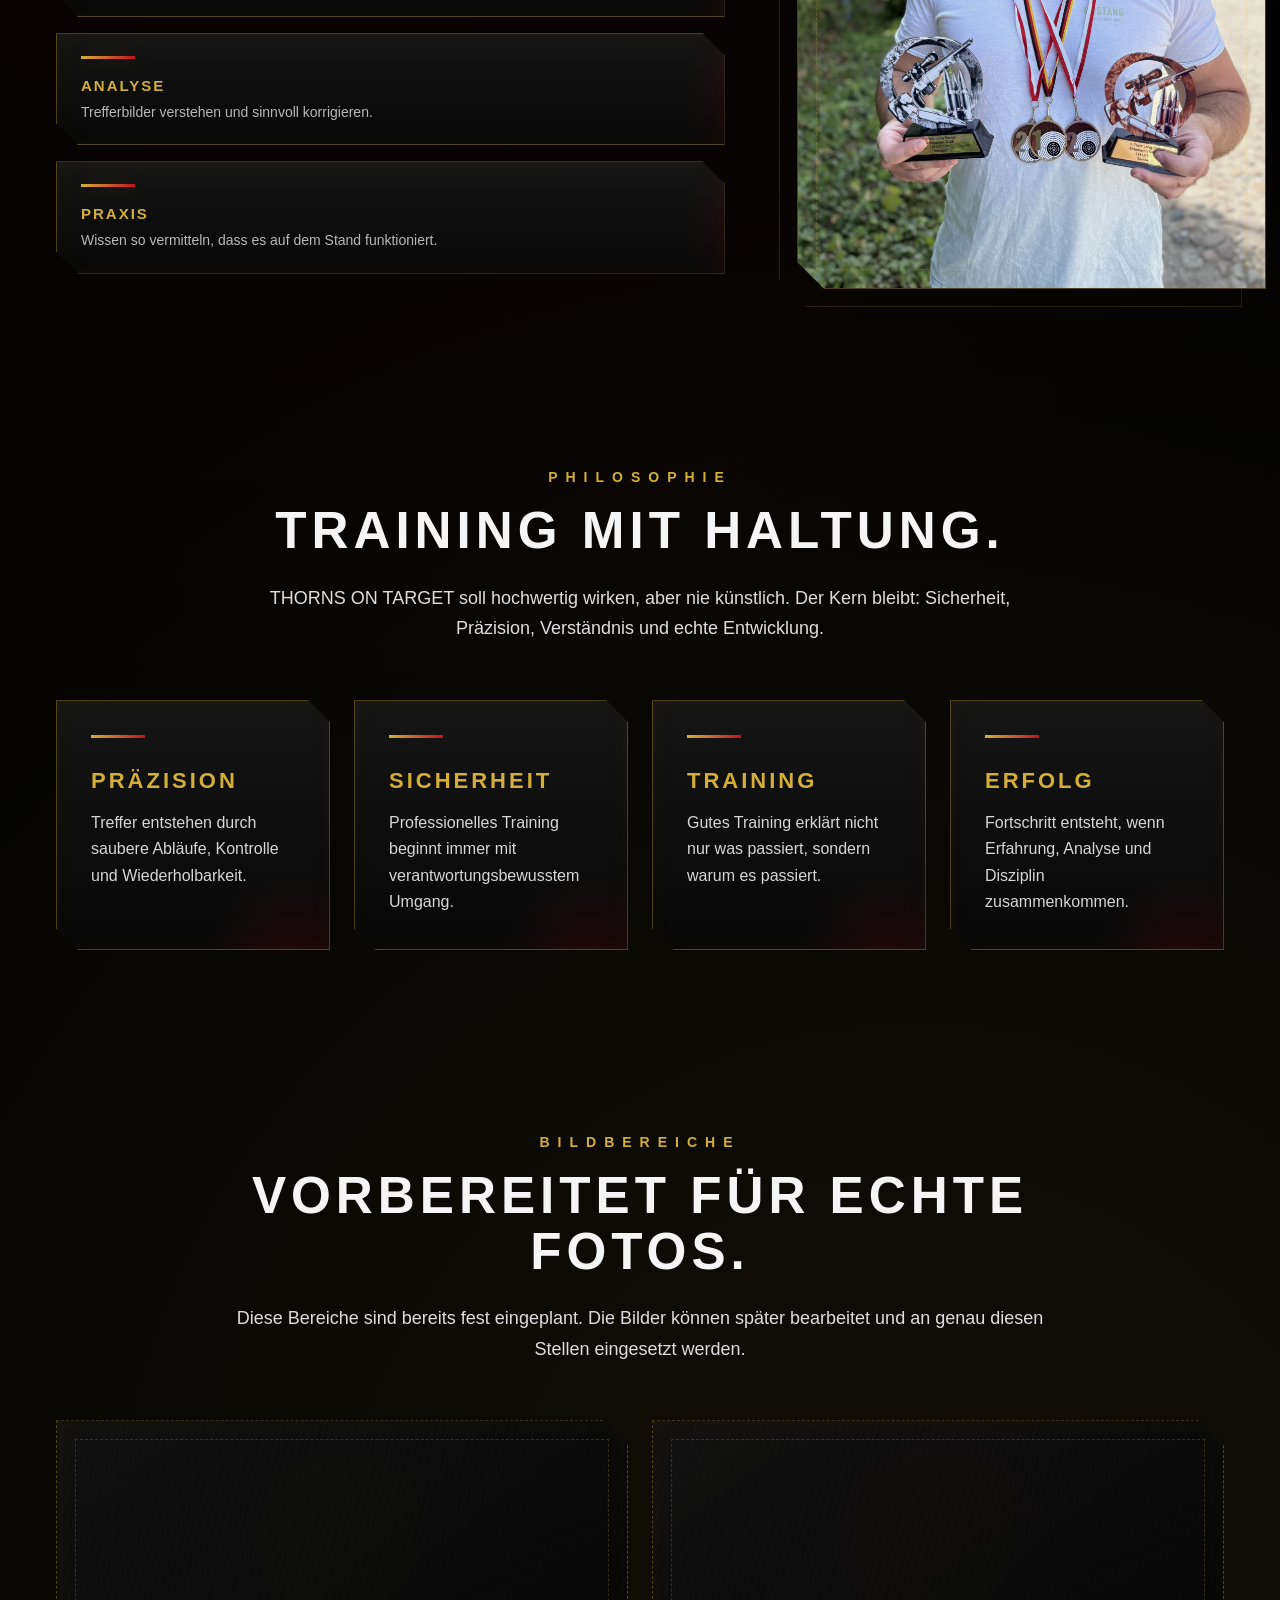
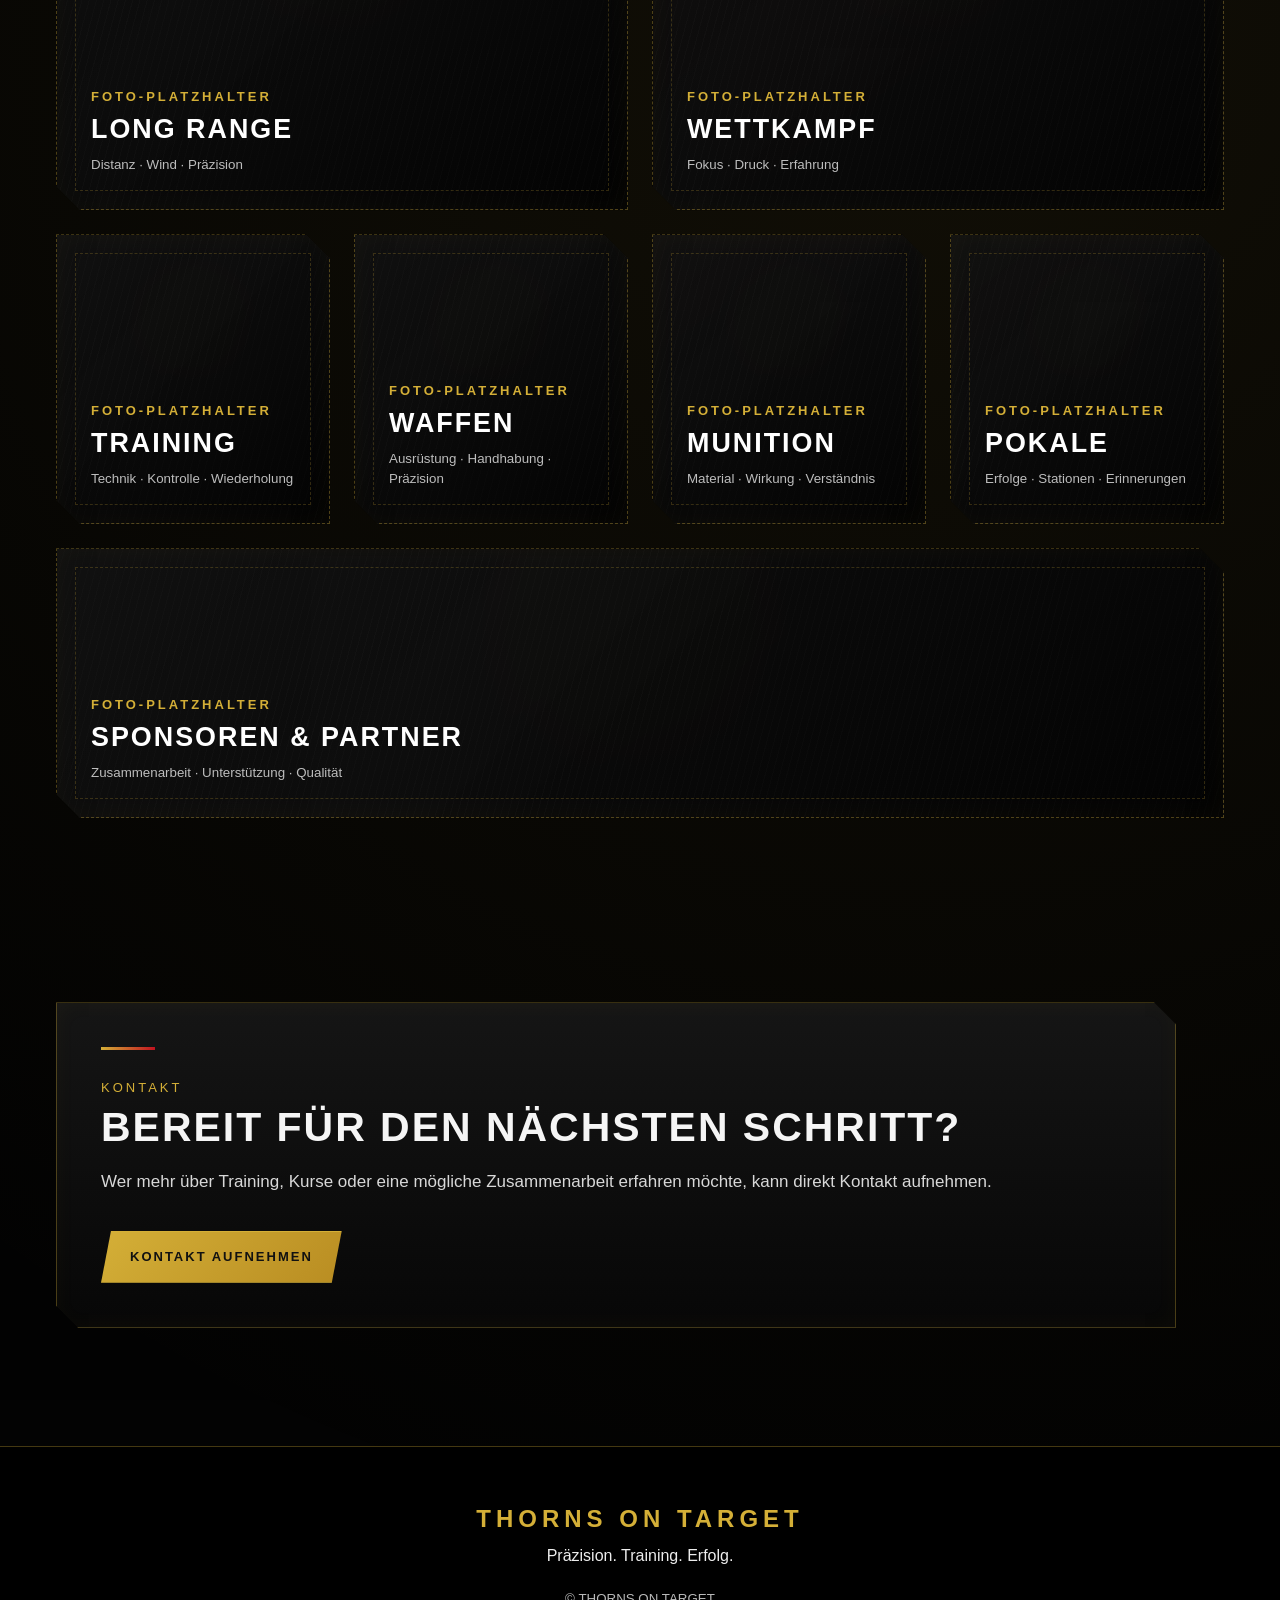
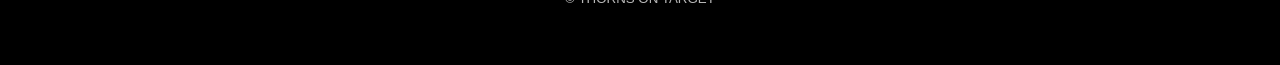
<file: ueber-uns.html>
<!DOCTYPE html>
<html lang="de">
<head>
  <meta charset="UTF-8">
  <meta http-equiv="Content-Type" content="text/html; charset=UTF-8">
  <meta name="viewport" content="width=device-width, initial-scale=1.0">

  <title>&Uuml;ber uns | THORNS ON TARGET</title>
  <meta name="description" content="&Uuml;ber ASAT und Jacqueline von THORNS ON TARGET - Praezision, Training, Long Range, Wettkampf und Leidenschaft fuer den Schiesssport.">

  <link rel="stylesheet" href="style.css">
</head>

<body>
  <header class="site-header">
    <a href="index.html" class="logo-link" aria-label="Zur Startseite von THORNS ON TARGET">
      <img src="Bilder/images/tot-logo.png" alt="THORNS ON TARGET Logo" class="logo">
    </a>

    <nav class="main-nav" aria-label="Hauptnavigation">
      <a href="index.html#start">Startseite</a>
      <a href="ueber-uns.html" class="active">&Uuml;ber uns</a>
      <a href="index.html#kurse">Kurse</a>
      <a href="index.html#longrange">Long Range</a>
      <a href="index.html#sponsoren">Sponsoren</a>
      <a href="index.html#kontakt">Kontakt</a>
    </nav>
  </header>

  <main class="tot-about-v4 tot-about-v6 tot-about-v7">
    <section class="about-v4-hero about-v6-hero about-v7-hero">
      <div class="hero-bg-pattern"></div>

      <div class="about-v4-shell about-v4-hero-grid about-v6-hero-grid about-v7-hero-grid">
        <div class="about-v4-hero-text about-v6-hero-text">
          <p class="eyebrow">THORNS ON TARGET</p>

          <h1 class="about-v4-title about-v6-title">&Uuml;ber uns</h1>

          <div class="about-v4-title-line"></div>

          <p class="about-v4-kicker-line">
            Pr&auml;zision &bull; Erfahrung &bull; Leidenschaft
          </p>

          <p class="about-v4-lead">
            Training ist mehr als Wiederholung. Es ist das Verstehen jedes Details:
            Stand, Griff, Atmung, Abzug, Fokus und ehrliche Auswertung.
          </p>
        </div>

        <div class="about-v7-couple-photo about-v12-image-frame">
          <img src="Bilder/images/A.undJ.jpg" alt="ASAT und Jacqueline" class="about-v12-image">
        </div>
      </div>
    </section>

    <section class="about-v4-shell about-v7-intro">
      <div class="about-v7-text-area">
        <span class="card-line"></span>
        <p class="small-label">&Uuml;ber uns</p>

        <p class="about-v6-statement">
          Pr&auml;zision entsteht nicht durch Zufall - sondern durch Wissen,
          Training und Erfahrung.
        </p>

        <p>
          THORNS ON TARGET steht f&uuml;r modernes Schie&szlig;training auf h&ouml;chstem Niveau.
          Mit nationaler und internationaler Wettkampferfahrung vermitteln wir praxisnahes
          Wissen rund um Pr&auml;zisionsschie&szlig;en, Long Range und den sicheren Umgang mit der Waffe.
        </p>

        <p>
          Unser Weg war dabei nicht immer der einfachste. Oft wurde behauptet,
          Spitzenleistungen seien nur mit extrem teurer Ausr&uuml;stung oder aufwendig
          selbstgeladener Munition m&ouml;glich. Wir haben das Gegenteil bewiesen.
        </p>

        <p>
          Unsere Philosophie ist klar: Erfolg entsteht durch Technik, Verst&auml;ndnis
          und konsequentes Training - nicht allein durch den Preis der Ausr&uuml;stung.
          Deshalb zeigen wir unseren Teilnehmern, wie sie auch mit hochwertiger
          Fabrikmunition und sinnvoll ausgew&auml;hltem Equipment hervorragende Ergebnisse
          erzielen k&ouml;nnen.
        </p>

        <p>
          Jeder Sch&uuml;tze ist anders. Deshalb legen wir Wert auf eine individuelle
          Betreuung, verst&auml;ndliche Erkl&auml;rungen und Trainingskonzepte, die sich an den
          pers&ouml;nlichen Zielen orientieren - vom ambitionierten Einsteiger bis zum
          erfahrenen Wettkampfsch&uuml;tzen.
        </p>

        <p>
          Unser Ziel ist es, Wissen weiterzugeben, F&auml;higkeiten nachhaltig zu verbessern
          und die Freude am Schie&szlig;sport mit jeder Trainingseinheit wachsen zu lassen.
        </p>
      </div>
    </section>

    <section id="jacqueline" class="about-v4-shell about-v4-person">
      <div class="about-v4-photo-box">
        <div class="about-v4-photo-placeholder portrait-format about-v12-image-frame">
          <img src="Bilder/images/Ja01.png" alt="Jacqueline" class="about-v12-image portrait">
        </div>
      </div>

      <div class="about-v4-person-text">
        <p class="eyebrow">Fokus &amp; Wettkampfgeist</p>
        <h2>Jacqueline</h2>
        <p>
          Jacqueline bringt Konzentration, Ehrgeiz und einen klaren Blick f&uuml;r Details
          in THORNS ON TARGET ein. Ihr Anspruch an sauberes Training und kontrollierte
          Abl&auml;ufe macht sie zu einem starken Teil dieses Projekts.
        </p>
        <p>
          Gerade im sportlichen Schie&szlig;en zeigt sich, wie wichtig mentale Ruhe,
          Vorbereitung und Wiederholbarkeit sind. Diese Haltung pr&auml;gt ihren Blick
          auf Training, Wettkampf und Weiterentwicklung.
        </p>

        <div class="about-v4-info-grid about-v7-info-grid">
          <article>
            <span class="card-line"></span>
            <strong>Fokus</strong>
            <p>Konzentration, Ruhe und saubere Abl&auml;ufe.</p>
          </article>

          <article>
            <span class="card-line"></span>
            <strong>Training</strong>
            <p>Strukturiertes Arbeiten statt zuf&auml;lliger Treffer.</p>
          </article>

          <article>
            <span class="card-line"></span>
            <strong>Wettkampf</strong>
            <p>Erfahrung unter Druck und mit klarer Zielsetzung.</p>
          </article>
        </div>
      </div>
    </section>

    <section id="asat" class="about-v4-shell about-v4-person reverse">
      <div class="about-v4-person-text">
        <p class="eyebrow">Pr&auml;zision &amp; Erfahrung</p>
        <h2>ASAT</h2>
        <p>
          ASAT steht f&uuml;r Erfahrung, Ruhe und konsequente Pr&auml;zision. Im Training
          geht es nicht darum, m&ouml;glichst viel zu schie&szlig;en, sondern zu verstehen,
          warum ein Treffer entsteht - und warum er manchmal ausbleibt.
        </p>
        <p>
          Sein Ansatz ist direkt, praxisnah und verst&auml;ndlich. Technik, Sicherheit,
          Auswertung und mentale Kontrolle werden nicht getrennt betrachtet,
          sondern als Ganzes.
        </p>

        <div class="about-v4-info-grid about-v7-info-grid">
          <article>
            <span class="card-line"></span>
            <strong>Technik</strong>
            <p>Saubere Grundlagen und klare Wiederholbarkeit.</p>
          </article>

          <article>
            <span class="card-line"></span>
            <strong>Analyse</strong>
            <p>Trefferbilder verstehen und sinnvoll korrigieren.</p>
          </article>

          <article>
            <span class="card-line"></span>
            <strong>Praxis</strong>
            <p>Wissen so vermitteln, dass es auf dem Stand funktioniert.</p>
          </article>
        </div>
      </div>

      <div class="about-v4-photo-box">
        <div class="about-v4-photo-placeholder portrait-format about-v12-image-frame">
          <img src="Bilder/images/Asat01.jpg" alt="ASAT" class="about-v12-image portrait">
        </div>
      </div>
    </section>

    <section class="about-v4-shell about-v4-philosophy">
      <div class="section-title">
        <p class="eyebrow">Philosophie</p>
        <h2>Training mit Haltung.</h2>
        <p>
          THORNS ON TARGET soll hochwertig wirken, aber nie k&uuml;nstlich. Der Kern bleibt:
          Sicherheit, Pr&auml;zision, Verst&auml;ndnis und echte Entwicklung.
        </p>
      </div>

      <div class="about-v4-card-grid">
        <article class="about-v4-card">
          <span class="card-line"></span>
          <h3>Pr&auml;zision</h3>
          <p>Treffer entstehen durch saubere Abl&auml;ufe, Kontrolle und Wiederholbarkeit.</p>
        </article>

        <article class="about-v4-card">
          <span class="card-line"></span>
          <h3>Sicherheit</h3>
          <p>Professionelles Training beginnt immer mit verantwortungsbewusstem Umgang.</p>
        </article>

        <article class="about-v4-card">
          <span class="card-line"></span>
          <h3>Training</h3>
          <p>Gutes Training erkl&auml;rt nicht nur was passiert, sondern warum es passiert.</p>
        </article>

        <article class="about-v4-card">
          <span class="card-line"></span>
          <h3>Erfolg</h3>
          <p>Fortschritt entsteht, wenn Erfahrung, Analyse und Disziplin zusammenkommen.</p>
        </article>
      </div>
    </section>

    <section class="about-v4-shell about-v4-gallery">
      <div class="section-title">
        <p class="eyebrow">Bildbereiche</p>
        <h2>Vorbereitet f&uuml;r echte Fotos.</h2>
        <p>
          Diese Bereiche sind bereits fest eingeplant. Die Bilder k&ouml;nnen sp&auml;ter bearbeitet
          und an genau diesen Stellen eingesetzt werden.
        </p>
      </div>

      <div class="about-v4-image-grid">
        <article class="about-v4-image-tile large">
          <span>Foto-Platzhalter</span>
          <strong>Long Range</strong>
          <small>Distanz &middot; Wind &middot; Pr&auml;zision</small>
        </article>

        <article class="about-v4-image-tile large">
          <span>Foto-Platzhalter</span>
          <strong>Wettkampf</strong>
          <small>Fokus &middot; Druck &middot; Erfahrung</small>
        </article>

        <article class="about-v4-image-tile">
          <span>Foto-Platzhalter</span>
          <strong>Training</strong>
          <small>Technik &middot; Kontrolle &middot; Wiederholung</small>
        </article>

        <article class="about-v4-image-tile">
          <span>Foto-Platzhalter</span>
          <strong>Waffen</strong>
          <small>Ausr&uuml;stung &middot; Handhabung &middot; Pr&auml;zision</small>
        </article>

        <article class="about-v4-image-tile">
          <span>Foto-Platzhalter</span>
          <strong>Munition</strong>
          <small>Material &middot; Wirkung &middot; Verst&auml;ndnis</small>
        </article>

        <article class="about-v4-image-tile">
          <span>Foto-Platzhalter</span>
          <strong>Pokale</strong>
          <small>Erfolge &middot; Stationen &middot; Erinnerungen</small>
        </article>

        <article class="about-v4-image-tile wide">
          <span>Foto-Platzhalter</span>
          <strong>Sponsoren &amp; Partner</strong>
          <small>Zusammenarbeit &middot; Unterst&uuml;tzung &middot; Qualit&auml;t</small>
        </article>
      </div>
    </section>

    <section class="about-v4-shell about-v4-final">
      <div class="about-v4-premium-panel">
        <span class="card-line"></span>
        <p class="small-label">Kontakt</p>
        <h2>Bereit f&uuml;r den n&auml;chsten Schritt?</h2>
        <p>
          Wer mehr &uuml;ber Training, Kurse oder eine m&ouml;gliche Zusammenarbeit erfahren m&ouml;chte,
          kann direkt Kontakt aufnehmen.
        </p>
        <a href="index.html#kontakt" class="btn btn-primary">Kontakt aufnehmen</a>
      </div>
    </section>
  </main>

  <footer class="footer">
    <h2>THORNS ON TARGET</h2>
    <p>Pr&auml;zision. Training. Erfolg.</p>
    <small>&copy; THORNS ON TARGET</small>
  </footer>
</body>
</html>
</file>
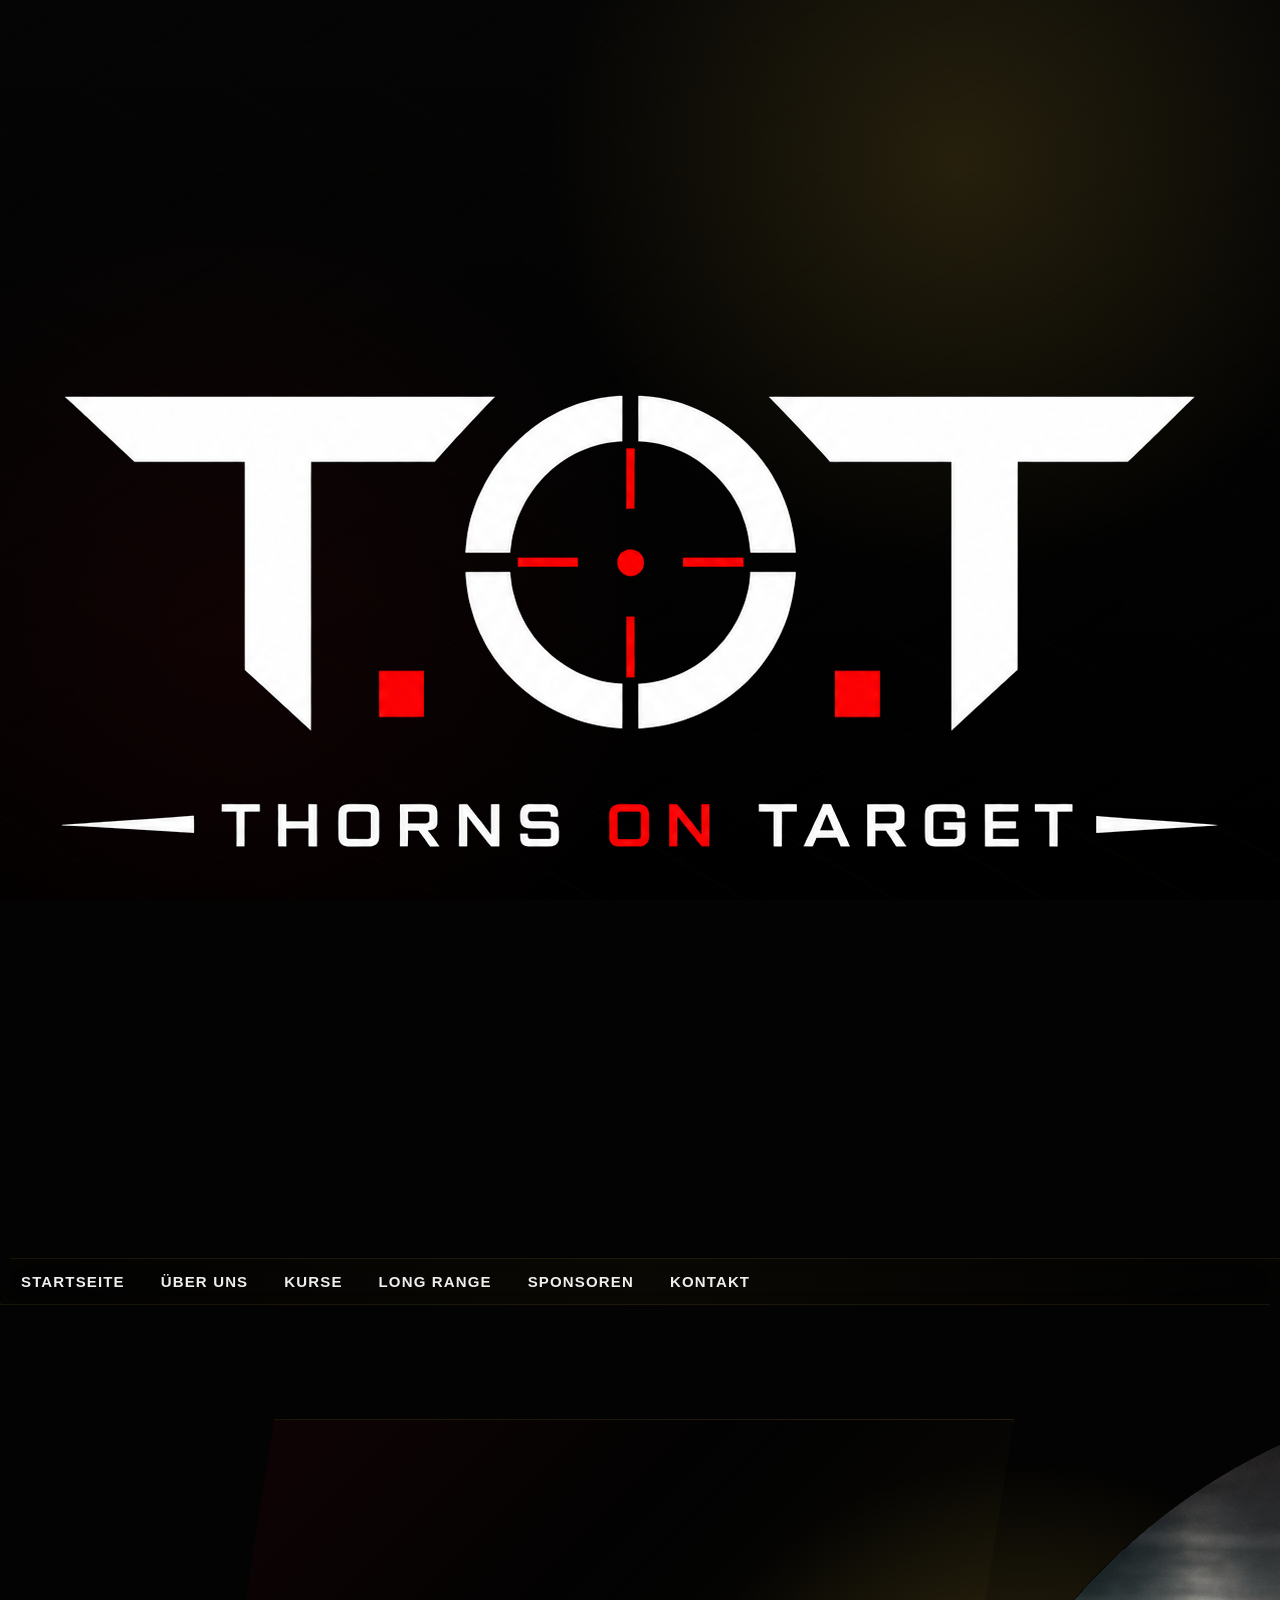
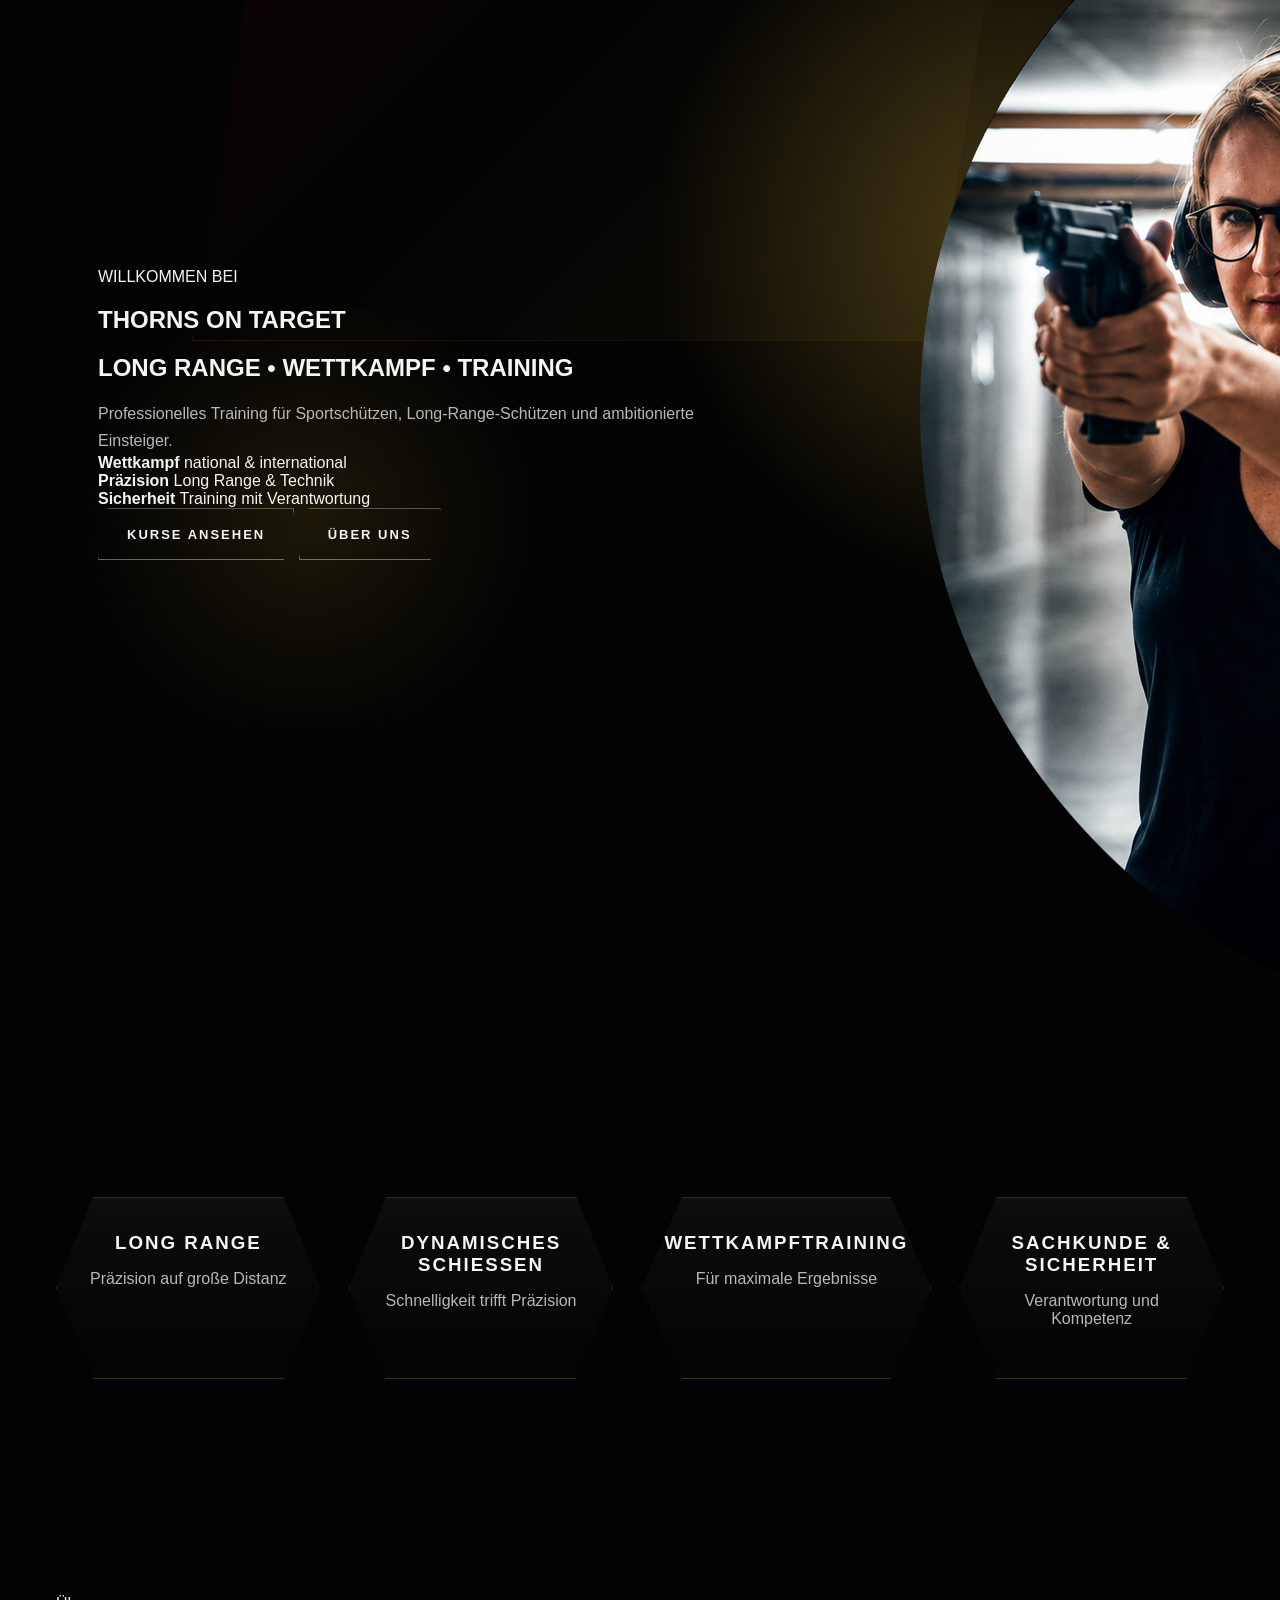
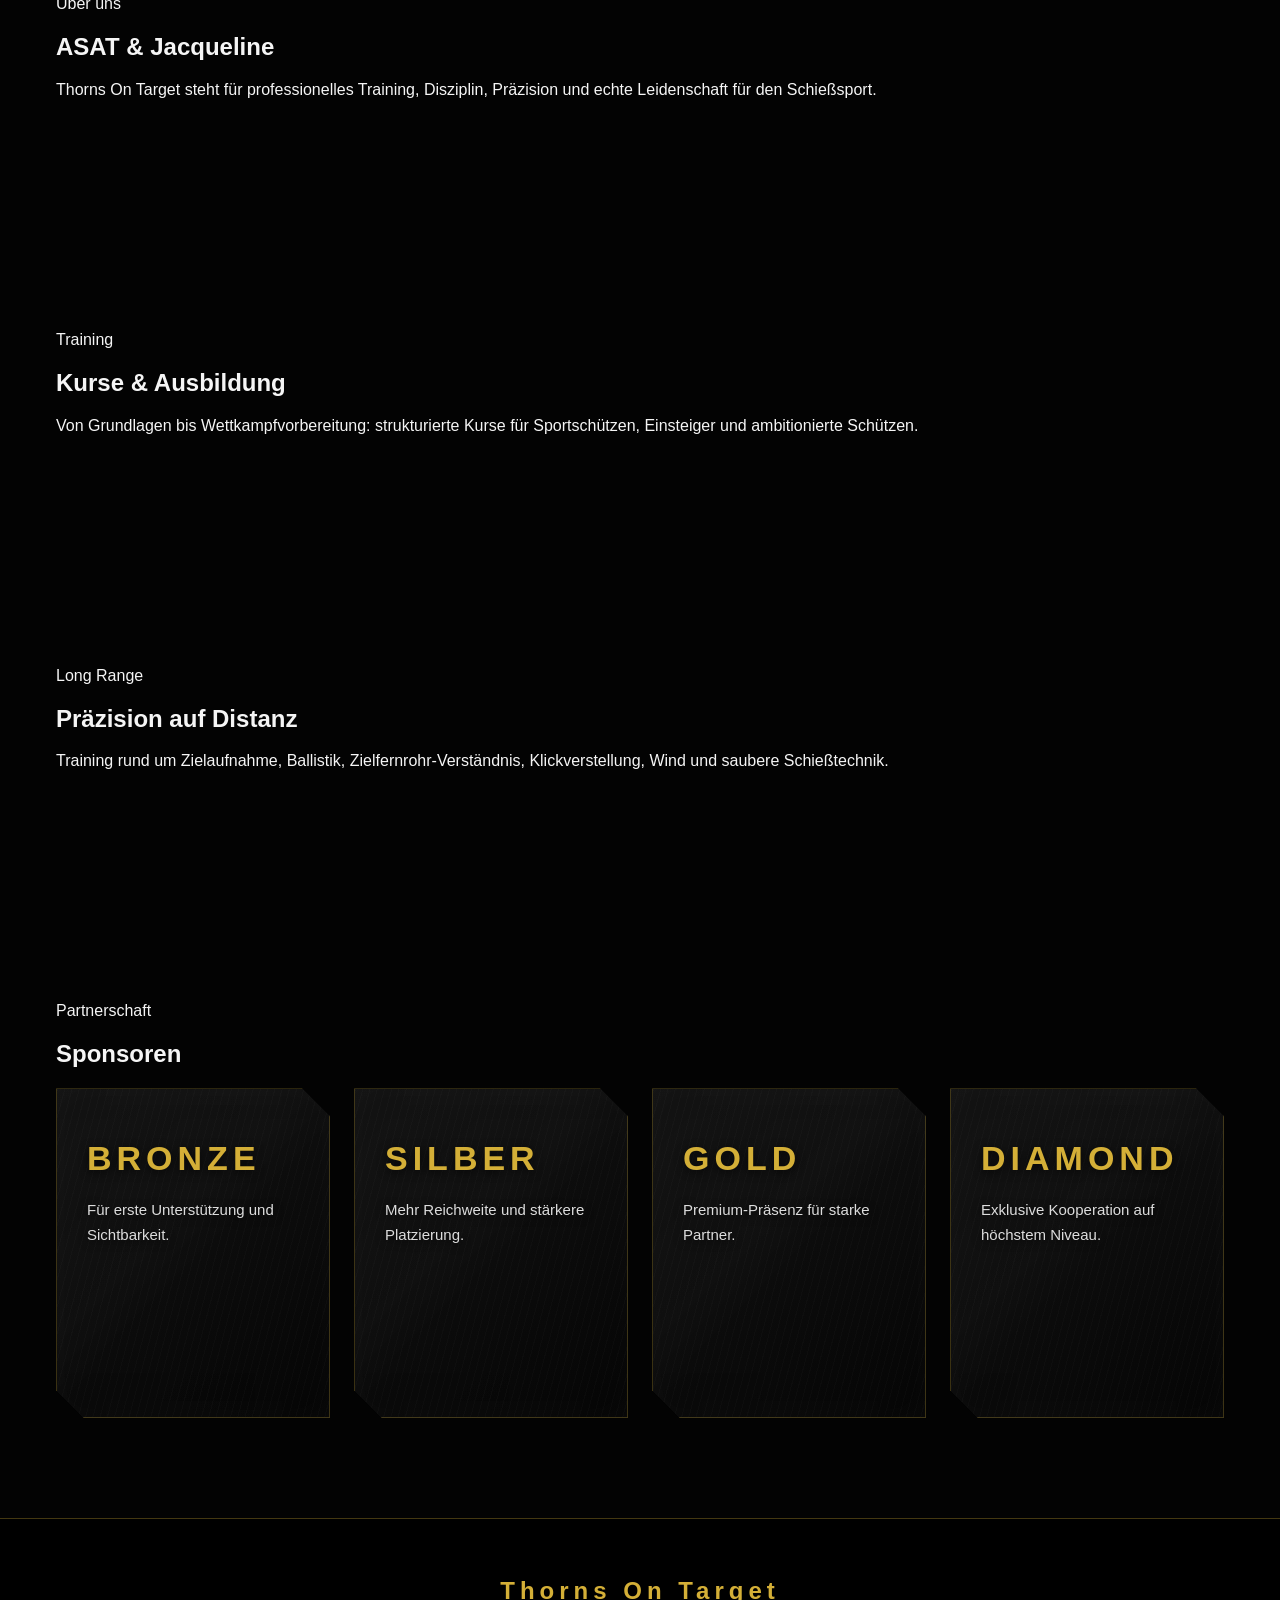
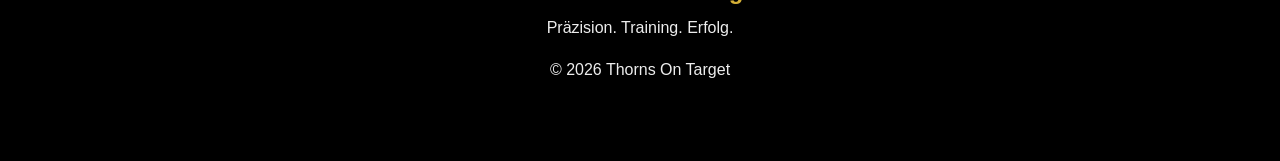
<file: Asat/index_backup_aktuell.html>
<!DOCTYPE html>
<html lang="de">
<head>
  <meta charset="UTF-8" />
  <meta name="viewport" content="width=device-width, initial-scale=1.0" />
  <title>Thorns On Target</title>
  <link rel="stylesheet" href="style.css" />
</head>

<body>

<header class="topbar">
  <div class="logo-box">
    <img src="Bilder/images/tot-logo.png" alt="Thorns On Target Logo">
  </div>

  <nav class="main-nav">
    <a href="#start">Startseite</a>
    <a href="#about">Über uns</a>
    <a href="#kurse">Kurse</a>
    <a href="#longrange">Long Range</a>
    <a href="#sponsoren">Sponsoren</a>
    <a href="#kontakt">Kontakt</a>
  </nav>
</header>

<main id="start" class="hero">
  <section class="hero-content">
   <p class="welcome">WILLKOMMEN BEI</p>

<h1 class="hero-title">
THORNS <span>ON TARGET</span>
</h1>

<div class="gold-line"></div>

<h2 class="hero-subtitle">
LONG RANGE • WETTKAMPF • TRAINING
</h2>

<p class="hero-text">
Professionelles Training für Sportschützen,
Long-Range-Schützen und ambitionierte Einsteiger.
</p>

<div class="hero-stats">
  <div>
    <strong>Wettkampf</strong>
    <span>national & international</span>
  </div>

  <div>
    <strong>Präzision</strong>
    <span>Long Range & Technik</span>
  </div>

  <div>
    <strong>Sicherheit</strong>
    <span>Training mit Verantwortung</span>
  </div>
</div>

    <div class="buttons">
      <a href="#kurse" class="btn gold">Kurse ansehen</a>
      <a href="#about" class="btn outline">Über uns</a>
    </div>
  </section>

  <section class="hero-image">
    <img src="Bilder/images/111.png?v=5" alt="ASAT und Jacqueline">
  </section>
</main>

<section class="hex-section">
  <div class="hex-card">
    <div class="hex-icon">◎</div>
    <h3>Long Range</h3>
    <p>Präzision auf große Distanz</p>
  </div>

  <div class="hex-card">
    <div class="hex-icon">⌖</div>
    <h3>Dynamisches Schießen</h3>
    <p>Schnelligkeit trifft Präzision</p>
  </div>

  <div class="hex-card">
    <div class="hex-icon">🏆</div>
    <h3>Wettkampftraining</h3>
    <p>Für maximale Ergebnisse</p>
  </div>

  <div class="hex-card">
    <div class="hex-icon">🛡</div>
    <h3>Sachkunde & Sicherheit</h3>
    <p>Verantwortung und Kompetenz</p>
  </div>
</section>

<section id="about" class="content-section">
  <p class="section-kicker">Über uns</p>
  <h2>ASAT & Jacqueline</h2>
  <p>
    Thorns On Target steht für professionelles Training, Disziplin,
    Präzision und echte Leidenschaft für den Schießsport.
  </p>
</section>

<section id="kurse" class="content-section dark">
  <p class="section-kicker">Training</p>
  <h2>Kurse & Ausbildung</h2>
  <p>
    Von Grundlagen bis Wettkampfvorbereitung: strukturierte Kurse für
    Sportschützen, Einsteiger und ambitionierte Schützen.
  </p>
</section>

<section id="longrange" class="content-section">
  <p class="section-kicker">Long Range</p>
  <h2>Präzision auf Distanz</h2>
  <p>
    Training rund um Zielaufnahme, Ballistik, Zielfernrohr-Verständnis,
    Klickverstellung, Wind und saubere Schießtechnik.
  </p>
</section>

<section id="sponsoren" class="sponsor-section">
  <p class="section-kicker">Partnerschaft</p>
  <h2>Sponsoren</h2>

  <div class="sponsor-grid">
    <div class="sponsor-card">
      <h3>Bronze</h3>
      <p>Für erste Unterstützung und Sichtbarkeit.</p>
    </div>

    <div class="sponsor-card">
      <h3>Silber</h3>
      <p>Mehr Reichweite und stärkere Platzierung.</p>
    </div>

    <div class="sponsor-card">
      <h3>Gold</h3>
      <p>Premium-Präsenz für starke Partner.</p>
    </div>

    <div class="sponsor-card">
      <h3>Diamond</h3>
      <p>Exklusive Kooperation auf höchstem Niveau.</p>
    </div>
  </div>
</section>

<footer id="kontakt" class="footer">
  <h2>Thorns On Target</h2>
  <p>Präzision. Training. Erfolg.</p>
  <p class="footer-small">© 2026 Thorns On Target</p>
</footer>

</body>
</html>
</file>
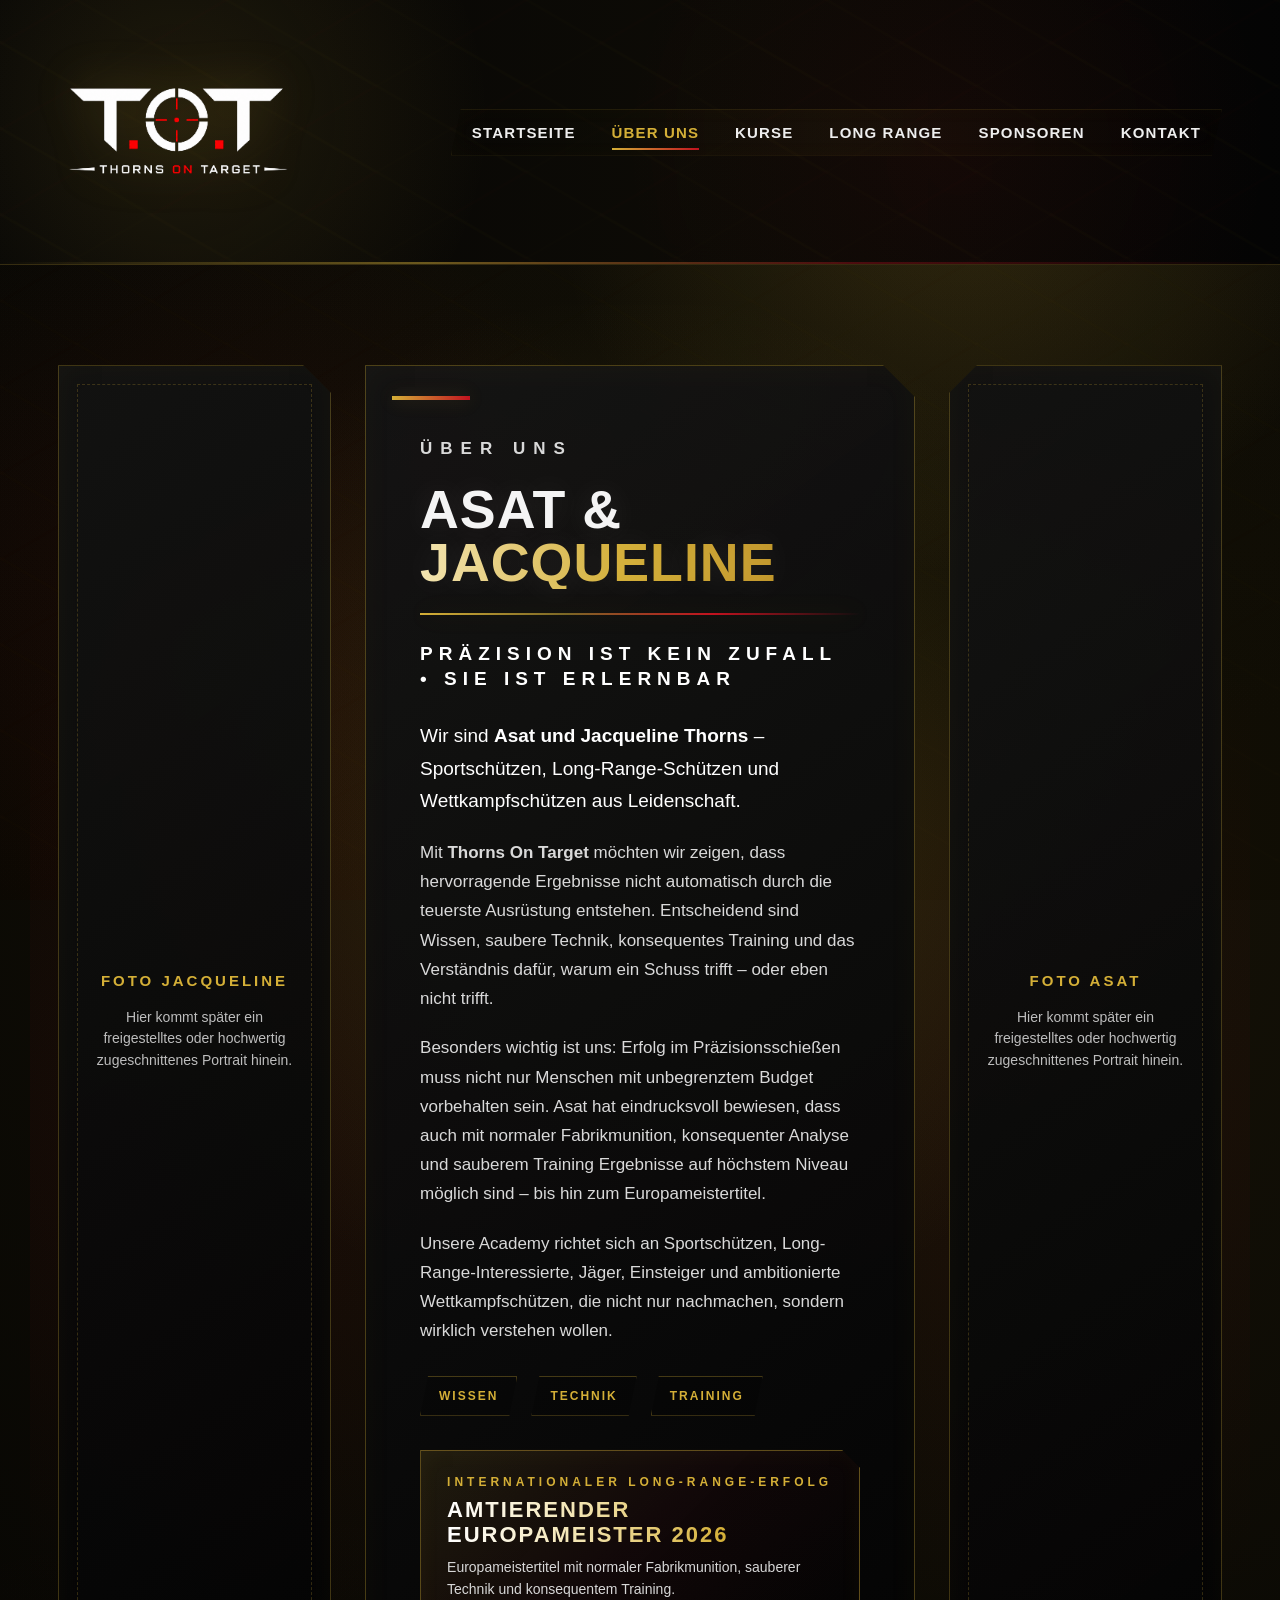
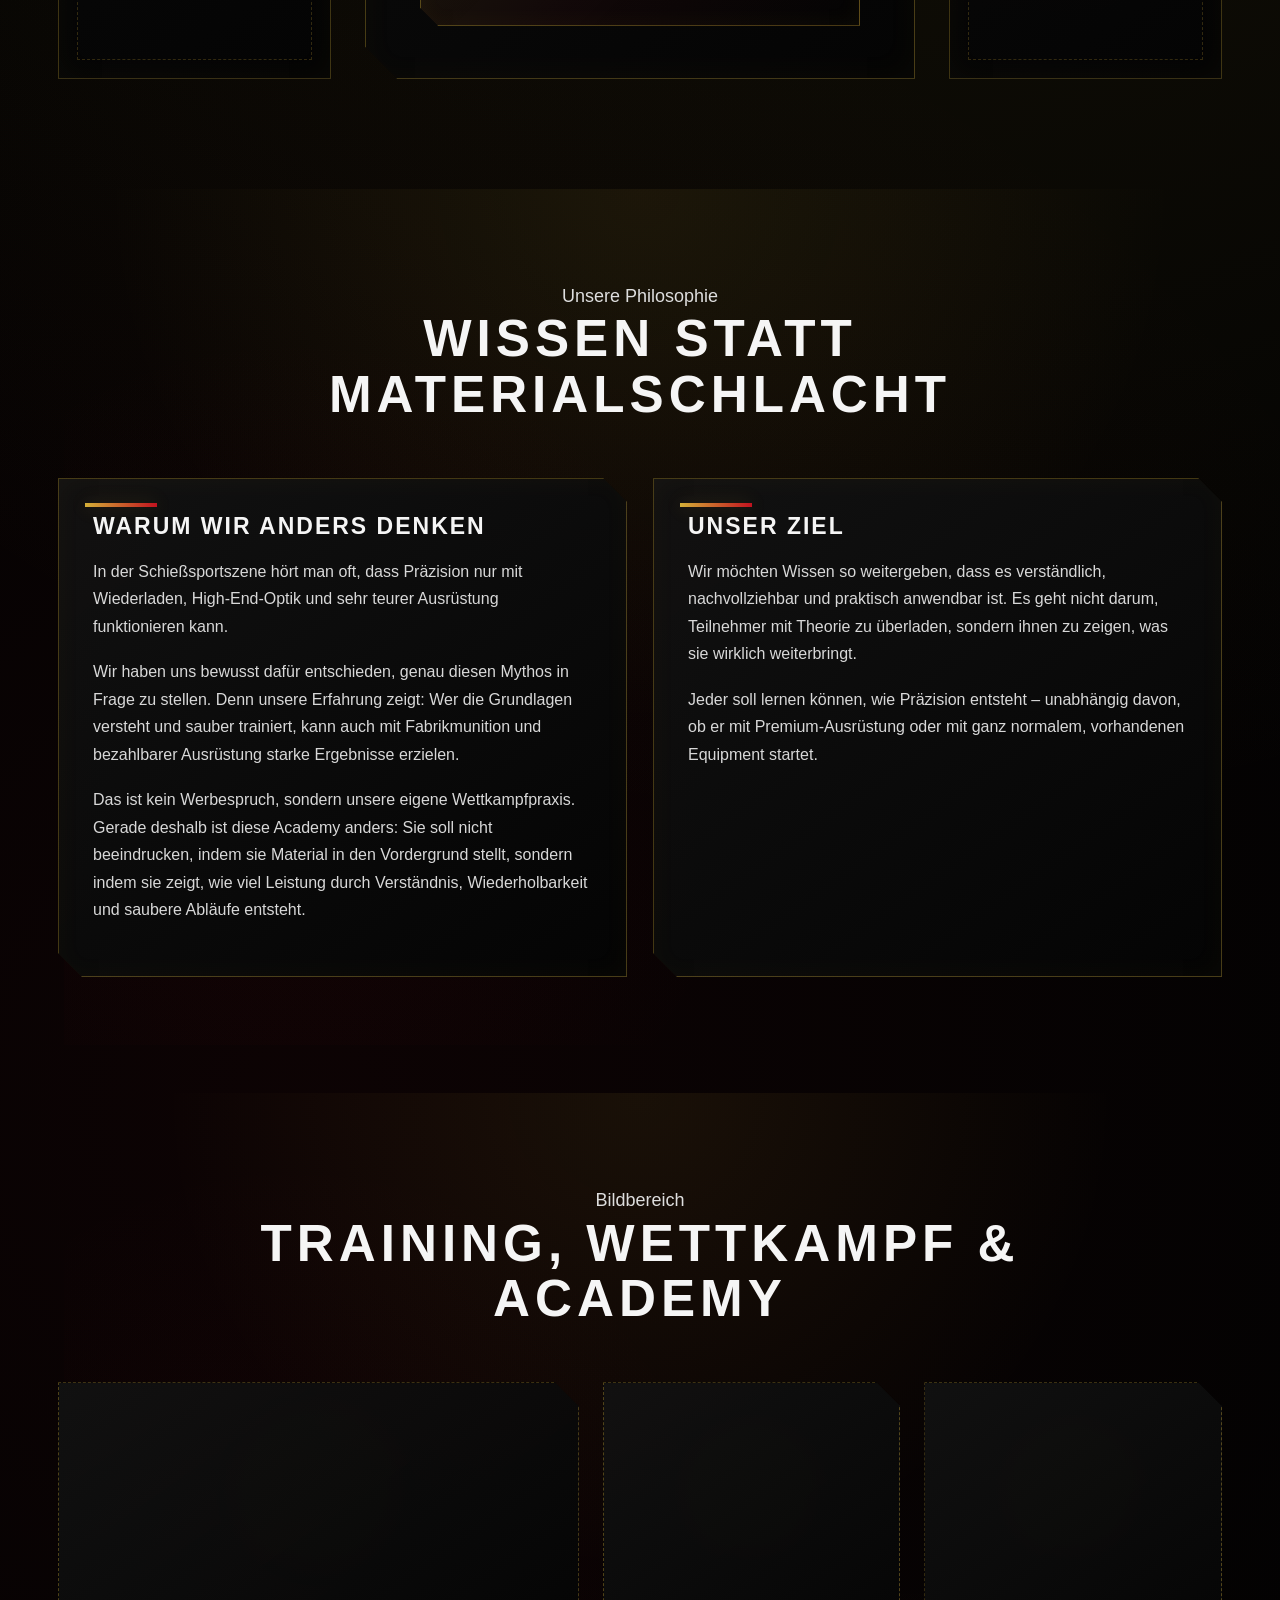
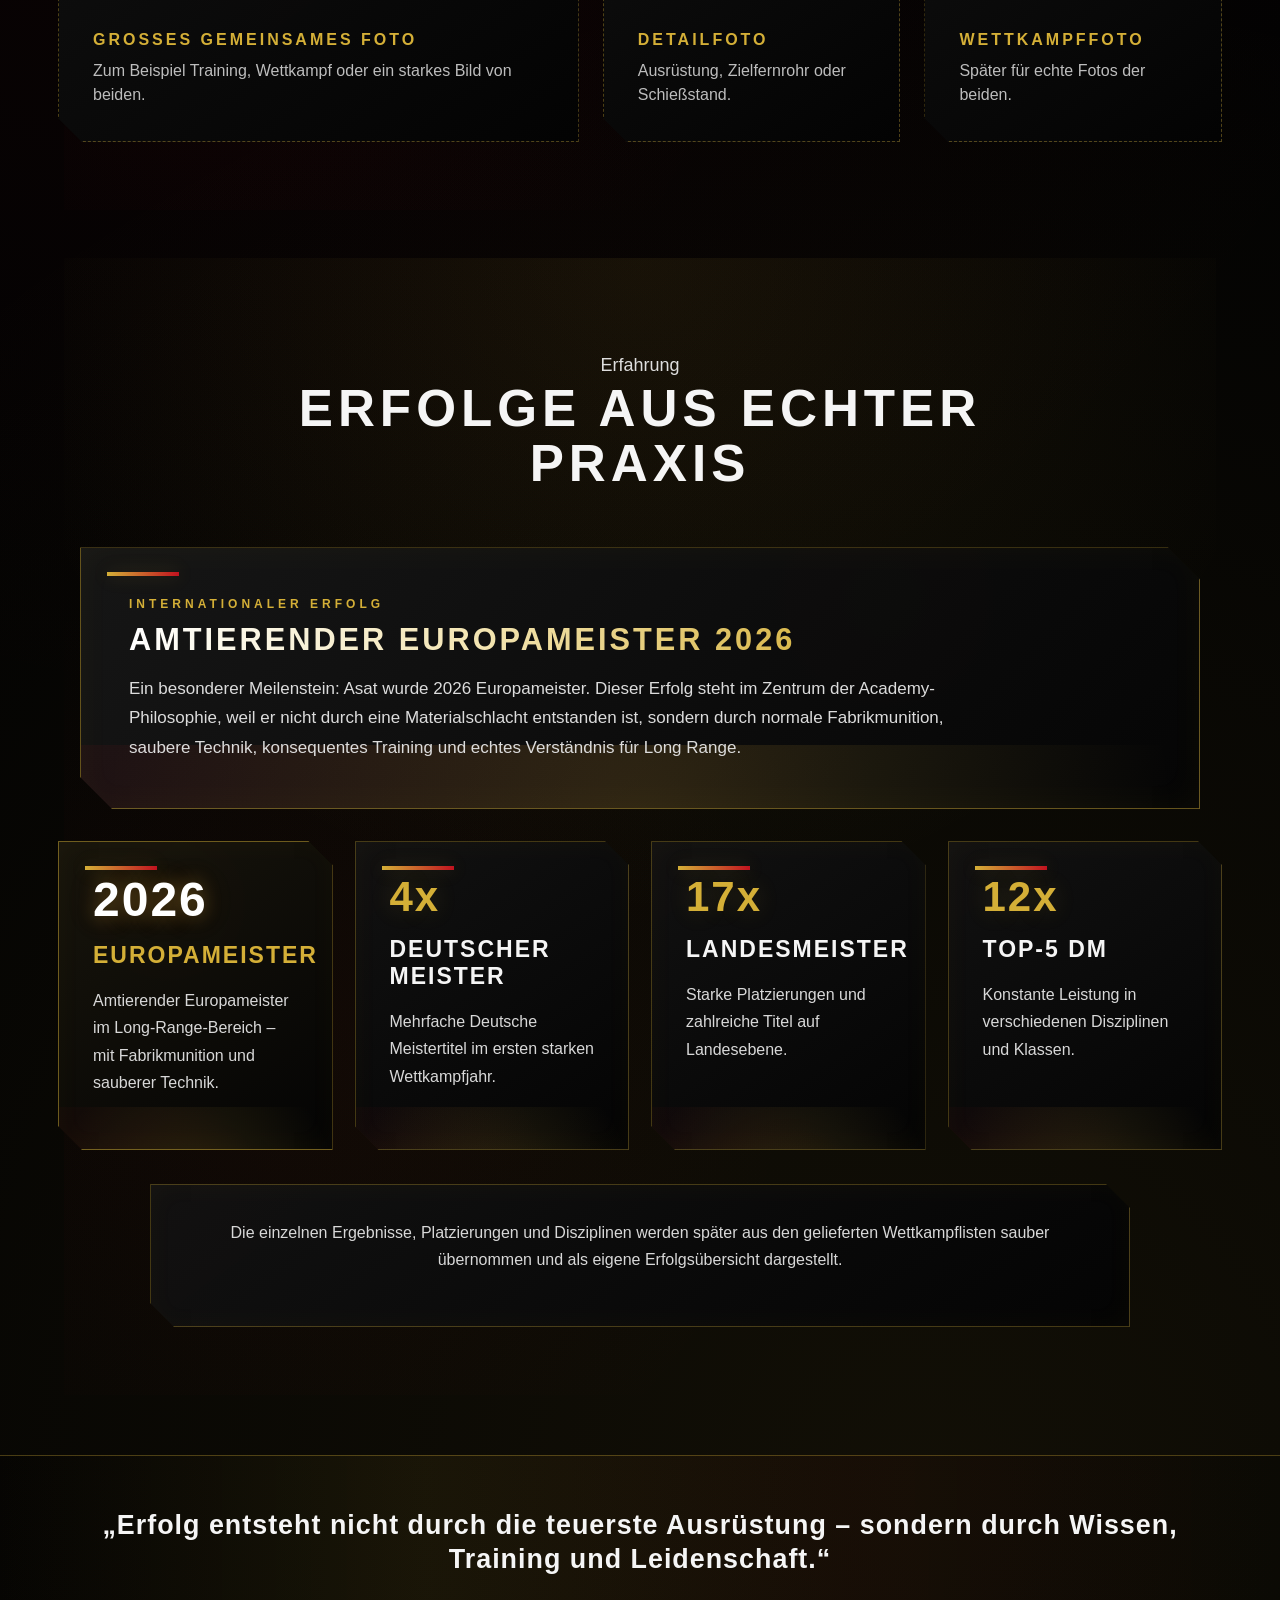
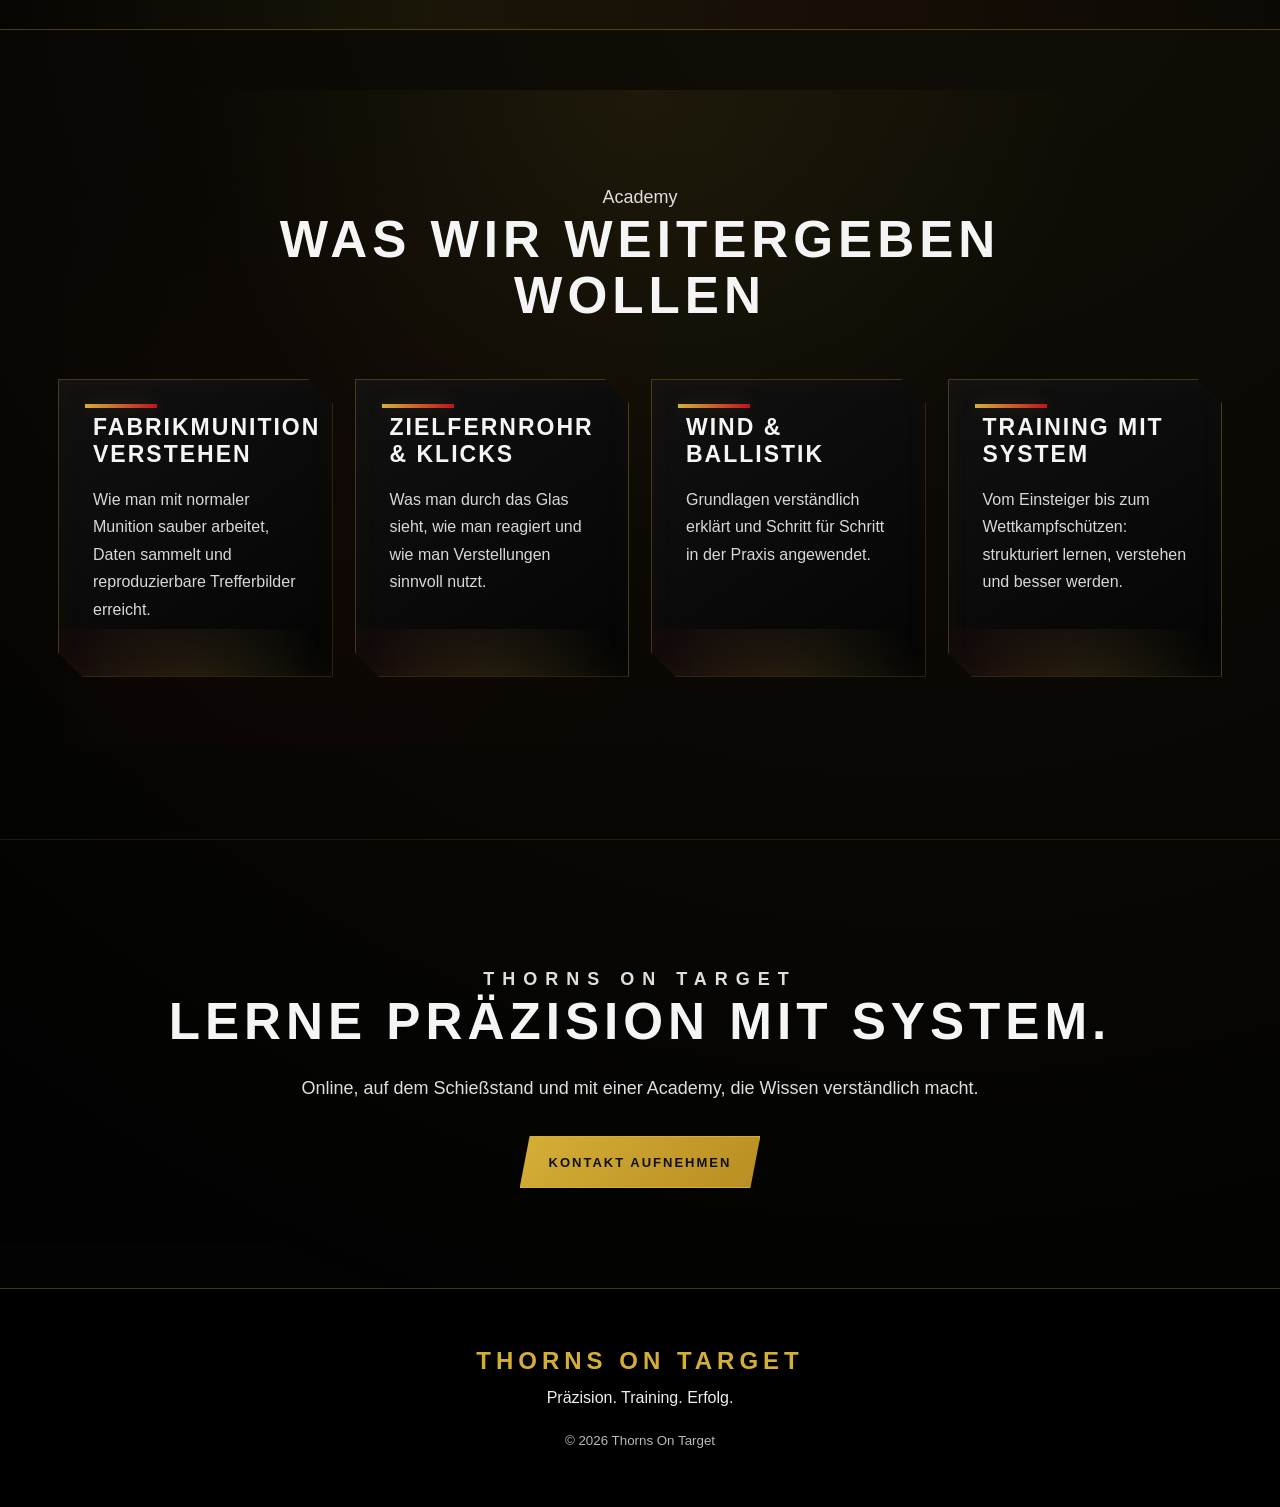
<file: Asat/ueber-uns.html>
<!DOCTYPE html>
<html lang="de">
<head>
  <meta charset="UTF-8">
  <meta http-equiv="Content-Type" content="text/html; charset=UTF-8">
  <meta name="viewport" content="width=device-width, initial-scale=1.0">
  <title>&Uuml;ber uns | Thorns On Target</title>
  <link rel="stylesheet" href="style.css">
</head>
<body>

  <header class="site-header">
    <a href="index.html" class="logo-link" aria-label="Zur Startseite">
      <img src="Bilder/images/tot-logo.png" alt="Thorns On Target Logo" class="logo">
    </a>

    <nav class="main-nav" aria-label="Hauptnavigation">
      <a href="index.html">Startseite</a>
      <a href="ueber-uns.html" class="active">&Uuml;ber uns</a>
      <a href="index.html#kurse">Kurse</a>
      <a href="index.html#longrange">Long Range</a>
      <a href="index.html#sponsoren">Sponsoren</a>
      <a href="index.html#kontakt">Kontakt</a>
    </nav>
  </header>

  <main class="about-page-clean">

    <section class="about-intro-stage">
      <div class="portrait-placeholder portrait-left">
        <div class="placeholder-inner">
          <span class="placeholder-label">Foto Jacqueline</span>
          <p>Hier kommt sp&auml;ter ein freigestelltes oder hochwertig zugeschnittenes Portrait hinein.</p>
        </div>
      </div>

      <div class="about-center-card">
        <p class="eyebrow">&Uuml;ber uns</p>
        <h1 class="about-brand-title">
          <span>ASAT &amp;</span>
          <span>JACQUELINE</span>
        </h1>
        <div class="about-title-line"></div>
        <h2 class="about-sub-title">Pr&auml;zision ist kein Zufall &bull; sie ist erlernbar</h2>

        <p class="about-main-text">
          Wir sind <strong>Asat und Jacqueline Thorns</strong> &ndash; Sportsch&uuml;tzen,
          Long-Range-Sch&uuml;tzen und Wettkampfsch&uuml;tzen aus Leidenschaft.
        </p>

        <p>
          Mit <strong>Thorns On Target</strong> m&ouml;chten wir zeigen, dass hervorragende Ergebnisse
          nicht automatisch durch die teuerste Ausr&uuml;stung entstehen. Entscheidend sind Wissen,
          saubere Technik, konsequentes Training und das Verst&auml;ndnis daf&uuml;r, warum ein Schuss trifft
          &ndash; oder eben nicht trifft.
        </p>

        <p>
          Besonders wichtig ist uns: Erfolg im Pr&auml;zisionsschie&szlig;en muss nicht nur Menschen mit
          unbegrenztem Budget vorbehalten sein. Asat hat eindrucksvoll bewiesen, dass auch mit
          normaler Fabrikmunition, konsequenter Analyse und sauberem Training Ergebnisse auf
          h&ouml;chstem Niveau m&ouml;glich sind &ndash; bis hin zum Europameistertitel.
        </p>

        <p>
          Unsere Academy richtet sich an Sportsch&uuml;tzen, Long-Range-Interessierte, J&auml;ger,
          Einsteiger und ambitionierte Wettkampfsch&uuml;tzen, die nicht nur nachmachen, sondern wirklich
          verstehen wollen.
        </p>

        <div class="about-mini-values">
          <span>Wissen</span>
          <span>Technik</span>
          <span>Training</span>
        </div>

        <div class="euro-highlight">
          <span class="euro-kicker">Internationaler Long-Range-Erfolg</span>
          <strong>Amtierender Europameister 2026</strong>
          <p>Europameistertitel mit normaler Fabrikmunition, sauberer Technik und konsequentem Training.</p>
        </div>
      </div>

      <div class="portrait-placeholder portrait-right">
        <div class="placeholder-inner">
          <span class="placeholder-label">Foto Asat</span>
          <p>Hier kommt sp&auml;ter ein freigestelltes oder hochwertig zugeschnittenes Portrait hinein.</p>
        </div>
      </div>
    </section>

    <section class="about-premium-section">
      <div class="section-title">
        <p>Unsere Philosophie</p>
        <h2>Wissen statt Materialschlacht</h2>
      </div>

      <div class="about-two-column">
        <article class="about-text-panel">
          <span class="panel-line"></span>
          <h3>Warum wir anders denken</h3>
          <p>
            In der Schie&szlig;sportszene h&ouml;rt man oft, dass Pr&auml;zision nur mit Wiederladen,
            High-End-Optik und sehr teurer Ausr&uuml;stung funktionieren kann.
          </p>
          <p>
            Wir haben uns bewusst daf&uuml;r entschieden, genau diesen Mythos in Frage zu stellen.
            Denn unsere Erfahrung zeigt: Wer die Grundlagen versteht und sauber trainiert, kann auch
            mit Fabrikmunition und bezahlbarer Ausr&uuml;stung starke Ergebnisse erzielen.
          </p>
          <p>
            Das ist kein Werbespruch, sondern unsere eigene Wettkampfpraxis. Gerade deshalb ist diese
            Academy anders: Sie soll nicht beeindrucken, indem sie Material in den Vordergrund stellt,
            sondern indem sie zeigt, wie viel Leistung durch Verst&auml;ndnis, Wiederholbarkeit und
            saubere Abl&auml;ufe entsteht.
          </p>
        </article>

        <article class="about-text-panel">
          <span class="panel-line"></span>
          <h3>Unser Ziel</h3>
          <p>
            Wir m&ouml;chten Wissen so weitergeben, dass es verst&auml;ndlich, nachvollziehbar und praktisch
            anwendbar ist. Es geht nicht darum, Teilnehmer mit Theorie zu &uuml;berladen, sondern ihnen
            zu zeigen, was sie wirklich weiterbringt.
          </p>
          <p>
            Jeder soll lernen k&ouml;nnen, wie Pr&auml;zision entsteht &ndash; unabh&auml;ngig davon, ob er mit
            Premium-Ausr&uuml;stung oder mit ganz normalem, vorhandenen Equipment startet.
          </p>
        </article>
      </div>
    </section>

    <section class="about-premium-section about-photo-row">
      <div class="section-title">
        <p>Bildbereich</p>
        <h2>Training, Wettkampf &amp; Academy</h2>
      </div>

      <div class="photo-placeholder-grid">
        <div class="wide-photo-placeholder">
          <span>Gro&szlig;es gemeinsames Foto</span>
          <p>Zum Beispiel Training, Wettkampf oder ein starkes Bild von beiden.</p>
        </div>

        <div class="small-photo-placeholder">
          <span>Detailfoto</span>
          <p>Ausr&uuml;stung, Zielfernrohr oder Schie&szlig;stand.</p>
        </div>

        <div class="small-photo-placeholder">
          <span>Wettkampffoto</span>
          <p>Sp&auml;ter f&uuml;r echte Fotos der beiden.</p>
        </div>
      </div>
    </section>

    <section class="about-premium-section">
      <div class="section-title">
        <p>Erfahrung</p>
        <h2>Erfolge aus echter Praxis</h2>
      </div>

      <div class="euro-master-card">
        <span class="panel-line"></span>
        <p class="euro-kicker">Internationaler Erfolg</p>
        <h3>Amtierender Europameister 2026</h3>
        <p>
          Ein besonderer Meilenstein: Asat wurde 2026 Europameister. Dieser Erfolg steht im Zentrum
          der Academy-Philosophie, weil er nicht durch eine Materialschlacht entstanden ist, sondern
          durch normale Fabrikmunition, saubere Technik, konsequentes Training und echtes Verst&auml;ndnis
          f&uuml;r Long Range.
        </p>
      </div>

      <div class="about-achievement-grid">
        <article>
          <span class="achievement-number">2026</span>
          <h3>Europameister</h3>
          <p>Amtierender Europameister im Long-Range-Bereich &ndash; mit Fabrikmunition und sauberer Technik.</p>
        </article>

        <article>
          <span class="achievement-number">4x</span>
          <h3>Deutscher Meister</h3>
          <p>Mehrfache Deutsche Meistertitel im ersten starken Wettkampfjahr.</p>
        </article>

        <article>
          <span class="achievement-number">17x</span>
          <h3>Landesmeister</h3>
          <p>Starke Platzierungen und zahlreiche Titel auf Landesebene.</p>
        </article>

        <article>
          <span class="achievement-number">12x</span>
          <h3>Top-5 DM</h3>
          <p>Konstante Leistung in verschiedenen Disziplinen und Klassen.</p>
        </article>
      </div>

      <div class="about-note-box">
        <span class="panel-line"></span>
        <p>
          Die einzelnen Ergebnisse, Platzierungen und Disziplinen werden sp&auml;ter aus den gelieferten
          Wettkampflisten sauber &uuml;bernommen und als eigene Erfolgs&uuml;bersicht dargestellt.
        </p>
      </div>
    </section>

    <section class="about-quote-clean">
      <p>
        &bdquo;Erfolg entsteht nicht durch die teuerste Ausr&uuml;stung &ndash; sondern durch Wissen,
        Training und Leidenschaft.&ldquo;
      </p>
    </section>

    <section class="about-premium-section">
      <div class="section-title">
        <p>Academy</p>
        <h2>Was wir weitergeben wollen</h2>
      </div>

      <div class="academy-card-grid">
        <article>
          <span class="panel-line"></span>
          <h3>Fabrikmunition verstehen</h3>
          <p>Wie man mit normaler Munition sauber arbeitet, Daten sammelt und reproduzierbare Trefferbilder erreicht.</p>
        </article>

        <article>
          <span class="panel-line"></span>
          <h3>Zielfernrohr &amp; Klicks</h3>
          <p>Was man durch das Glas sieht, wie man reagiert und wie man Verstellungen sinnvoll nutzt.</p>
        </article>

        <article>
          <span class="panel-line"></span>
          <h3>Wind &amp; Ballistik</h3>
          <p>Grundlagen verst&auml;ndlich erkl&auml;rt und Schritt f&uuml;r Schritt in der Praxis angewendet.</p>
        </article>

        <article>
          <span class="panel-line"></span>
          <h3>Training mit System</h3>
          <p>Vom Einsteiger bis zum Wettkampfsch&uuml;tzen: strukturiert lernen, verstehen und besser werden.</p>
        </article>
      </div>
    </section>

    <section class="contact-section about-final-cta">
      <p class="eyebrow">Thorns On Target</p>
      <h2>Lerne Pr&auml;zision mit System.</h2>
      <p>Online, auf dem Schie&szlig;stand und mit einer Academy, die Wissen verst&auml;ndlich macht.</p>
      <a href="index.html#kontakt" class="btn btn-primary">Kontakt aufnehmen</a>
    </section>

  </main>

  <footer class="footer">
    <h2>THORNS ON TARGET</h2>
    <p>Pr&auml;zision. Training. Erfolg.</p>
    <small>&copy; 2026 Thorns On Target</small>
  </footer>

  <script src="script.js"></script>
</body>
</html>
</file>
<file: style.css>
* {
  box-sizing: border-box;
}

:root {
  --black: #030303;
  --black-soft: #0a0a0a;
  --panel: #111111;
  --panel-2: #171717;
  --gold: #d4af37;
  --gold-soft: #b98d22;
  --red: #c1121f;
  --white: #f5f5f5;
  --muted: #b8b8b8;
  --line: rgba(212, 175, 55, 0.32);
}

html {
  scroll-behavior: smooth;
}

body {
  margin: 0;
  font-family: Arial, Helvetica, sans-serif;
  background: var(--black);
  color: var(--white);
}

body::before {
  content: "";
  position: fixed;
  inset: 0;
  pointer-events: none;
  background:
    radial-gradient(circle at 75% 18%, rgba(212, 175, 55, 0.16), transparent 34%),
    radial-gradient(circle at 18% 70%, rgba(193, 18, 31, 0.08), transparent 36%),
    linear-gradient(180deg, #050505, #000);
  z-index: -4;
}

body::after {
  content: "";
  position: fixed;
  inset: 0;
  pointer-events: none;
  opacity: 0.075;
  background-image:
    linear-gradient(30deg, transparent 24%, rgba(212,175,55,0.18) 25%, rgba(212,175,55,0.18) 26%, transparent 27%, transparent 74%, rgba(212,175,55,0.16) 75%, rgba(212,175,55,0.16) 76%, transparent 77%),
    linear-gradient(150deg, transparent 24%, rgba(193,18,31,0.10) 25%, rgba(193,18,31,0.10) 26%, transparent 27%, transparent 74%, rgba(212,175,55,0.09) 75%, rgba(212,175,55,0.09) 76%, transparent 77%);
  background-size: 150px 86px;
  z-index: -3;
}

a {
  color: inherit;
  text-decoration: none;
}

.site-header {
  position: sticky;
  top: 0;
  z-index: 50;
  min-height: 118px;
  padding: 14px 58px;
  display: flex;
  align-items: center;
  justify-content: space-between;
  background:
    radial-gradient(circle at 14% 45%, rgba(212,175,55,0.12), transparent 28%),
    radial-gradient(circle at 74% 55%, rgba(193,18,31,0.055), transparent 34%),
    linear-gradient(90deg, rgba(5,5,5,0.96), rgba(13,11,6,0.92), rgba(4,4,4,0.96));
  border-bottom: 1px solid rgba(212, 175, 55, 0.20);
  backdrop-filter: blur(12px);
  overflow: hidden;
}

.site-header::before {
  content: "";
  position: absolute;
  inset: 0;
  opacity: 0.09;
  pointer-events: none;
  background-image:
    linear-gradient(30deg, transparent 24%, rgba(212,175,55,0.20) 25%, rgba(212,175,55,0.20) 26%, transparent 27%, transparent 74%, rgba(212,175,55,0.14) 75%, rgba(212,175,55,0.14) 76%, transparent 77%),
    linear-gradient(150deg, transparent 24%, rgba(193,18,31,0.14) 25%, rgba(193,18,31,0.14) 26%, transparent 27%, transparent 74%, rgba(212,175,55,0.08) 75%, rgba(212,175,55,0.08) 76%, transparent 77%);
  background-size: 150px 86px;
}

.site-header::after {
  content: "";
  position: absolute;
  left: 0;
  right: 0;
  bottom: 0;
  height: 2px;
  background: linear-gradient(90deg, transparent, rgba(212,175,55,0.64), rgba(193,18,31,0.42), transparent);
}

.site-header::after {
  content: "";
  position: absolute;
  left: 0;
  right: 0;
  bottom: 0;
  height: 2px;
  background: linear-gradient(90deg, transparent, rgba(212,175,55,0.48), rgba(193,18,31,0.34), transparent);
}

.logo-link {
  display: inline-flex;
  align-items: center;
  position: relative;
}

.logo-link::after {
  content: "";
  position: absolute;
  inset: 8px -8px;
  background: radial-gradient(circle, rgba(212, 175, 55, 0.22), transparent 70%);
  opacity: 0;
  transition: opacity 0.25s ease;
  z-index: -1;
}

.logo-link:hover::after {
  opacity: 1;
}

.logo {
  width: 236px;
  height: auto;
  display: block;
  filter: drop-shadow(0 0 24px rgba(212, 175, 55, 0.20));
}

.main-nav {
  display: flex;
  align-items: center;
  gap: 36px;
  font-size: 15px;
  font-weight: 700;
  letter-spacing: 1.15px;
  text-transform: uppercase;
}

.main-nav a {
  position: relative;
  color: #eeeeee;
  transition: color 0.25s ease;
}

.main-nav a::after {
  content: "";
  position: absolute;
  left: 0;
  bottom: -9px;
  width: 0;
  height: 2px;
  background: linear-gradient(90deg, var(--gold), var(--red));
  transition: width 0.25s ease;
}

.main-nav a:hover,
.main-nav a.active {
  color: var(--gold);
}

.main-nav a:hover::after,
.main-nav a.active::after {
  width: 100%;
}

.hero {
  position: relative;
  min-height: calc(100vh - 118px);
  padding: 72px 56px 92px 98px;
  display: grid;
  grid-template-columns: minmax(760px, 1.08fr) minmax(460px, 0.92fr);
  align-items: center;
  gap: 62px;
  overflow: hidden;
  max-width: 1920px;
  margin: 0 auto;
}

.hero-bg-pattern {
  position: absolute;
  inset: 0;
  opacity: 0.16;
  background-image:
    linear-gradient(30deg, transparent 24%, rgba(212,175,55,0.14) 25%, rgba(212,175,55,0.14) 26%, transparent 27%, transparent 74%, rgba(212,175,55,0.12) 75%, rgba(212,175,55,0.12) 76%, transparent 77%),
    linear-gradient(150deg, transparent 24%, rgba(193,18,31,0.08) 25%, rgba(193,18,31,0.08) 26%, transparent 27%, transparent 74%, rgba(212,175,55,0.08) 75%, rgba(212,175,55,0.08) 76%, transparent 77%);
  background-size: 150px 86px;
  z-index: -2;
}

.hero::before {
  content: "";
  position: absolute;
  left: 15%;
  top: 8%;
  width: 820px;
  height: 520px;
  border: 1px solid rgba(212,175,55,0.11);
  clip-path: polygon(10% 0, 100% 0, 90% 100%, 0 100%);
  background: linear-gradient(135deg, rgba(193,18,31,0.08), transparent 42%, rgba(212,175,55,0.06));
  z-index: -1;
}

.hero::after {
  content: "";
  position: absolute;
  right: -12%;
  top: 8%;
  width: 820px;
  height: 820px;
  border-radius: 50%;
  background: radial-gradient(circle, rgba(212, 175, 55, 0.30), transparent 64%);
  z-index: -1;
}

.eyebrow {
  margin: 0 0 18px;
  color: var(--gold);
  text-transform: uppercase;
  letter-spacing: 8px;
  font-size: 14px;
  font-weight: 700;
}

.brand-title {
  margin: 0;
  display: flex;
  align-items: baseline;
  gap: 22px;
  font-size: clamp(58px, 4.7vw, 96px);
  line-height: 0.92;
  letter-spacing: 1px;
  white-space: nowrap;
  text-transform: uppercase;
  text-shadow: 0 0 22px rgba(255, 255, 255, 0.08);
  position: relative;
}

.brand-white {
  color: #f4f4f4;
  text-shadow: 0 0 24px rgba(255,255,255,0.10);
}

.brand-on {
  color: #ead68e;
  text-shadow: 0 0 22px rgba(212,175,55,0.16);
}

.brand-gold {
  color: transparent;
  background: linear-gradient(135deg, #ffe8a3 0%, #d4af37 48%, #9d6b12 100%);
  -webkit-background-clip: text;
  background-clip: text;
  text-shadow: none;
  position: relative;
}

.brand-title::after {
  content: "";
  position: absolute;
  left: 0;
  bottom: -22px;
  width: min(700px, 100%);
  height: 3px;
  background: linear-gradient(90deg, var(--gold), rgba(212,175,55,0.45), var(--red), transparent);
  opacity: 0.9;
}

.hero-kicker {
  margin: 44px 0 0;
  padding-top: 24px;
  max-width: 820px;
  border-top: 2px solid var(--line);
  font-size: clamp(18px, 1.35vw, 25px);
  line-height: 1.25;
  letter-spacing: 5px;
  text-transform: uppercase;
  font-weight: 800;
  white-space: nowrap;
}

.hero-lead {
  max-width: 690px;
  margin: 28px 0 0;
  font-size: 21px;
  line-height: 1.5;
  color: #ffffff;
}

.hero-text {
  max-width: 640px;
  margin: 18px 0 0;
  font-size: 16px;
  line-height: 1.65;
  color: var(--muted);
}

.hero-actions {
  display: flex;
  gap: 20px;
  margin-top: 32px;
  flex-wrap: wrap;
}

.btn {
  display: inline-flex;
  align-items: center;
  justify-content: center;
  min-height: 52px;
  padding: 0 28px;
  border: 1px solid rgba(255,255,255,0.38);
  font-size: 13px;
  letter-spacing: 2px;
  font-weight: 800;
  text-transform: uppercase;
  transition: transform 0.25s ease, background 0.25s ease, border-color 0.25s ease;
  clip-path: polygon(10px 0, 100% 0, calc(100% - 10px) 100%, 0 100%);
}

.btn:hover {
  transform: translateY(-2px);
}

.btn-primary {
  background: linear-gradient(135deg, var(--gold), var(--gold-soft));
  color: #111;
  border-color: var(--gold);
}

.btn-secondary {
  background: rgba(0,0,0,0.25);
}

.btn-secondary:hover {
  border-color: var(--gold);
  color: var(--gold);
}

.hero-proof {
  margin-top: 34px;
  display: grid;
  grid-template-columns: repeat(3, minmax(150px, 1fr));
  gap: 16px;
}

.hero-proof article {
  position: relative;
  min-height: 104px;
  padding: 22px 22px 23px;
  background: linear-gradient(180deg, rgba(20,20,20,0.97), rgba(8,8,8,0.97));
  border: 1px solid rgba(212,175,55,0.34);
  overflow: hidden;
  clip-path: polygon(0 0, calc(100% - 18px) 0, 100% 18px, 100% 100%, 18px 100%, 0 calc(100% - 18px));
  box-shadow:
    0 24px 42px rgba(0,0,0,0.42),
    inset 0 0 22px rgba(212,175,55,0.04);
  transition: transform 0.25s ease, border-color 0.25s ease, box-shadow 0.25s ease;
}

.hero-proof article:hover {
  transform: translateY(-5px);
  border-color: rgba(212,175,55,0.58);
  box-shadow:
    0 30px 54px rgba(0,0,0,0.52),
    0 0 30px rgba(212,175,55,0.12),
    inset 0 0 24px rgba(212,175,55,0.065);
}

.hero-proof article::before {
  content: "";
  position: absolute;
  left: 0;
  top: 0;
  width: 4px;
  height: 100%;
  background: linear-gradient(180deg, var(--gold), var(--red));
}

.hero-proof span {
  display: block;
  margin-bottom: 12px;
  color: var(--gold);
  font-size: 13px;
  letter-spacing: 2px;
}

.hero-proof strong {
  display: block;
  text-transform: uppercase;
  letter-spacing: 1.5px;
  font-size: 15px;
}

.hero-proof p {
  margin: 8px 0 0;
  color: var(--muted);
  font-size: 14px;
  line-height: 1.45;
}

.hero-visual {
  position: relative;
  display: flex;
  align-items: center;
  justify-content: center;
}

.hero-ring {
  position: relative;
  width: min(43vw, 610px);
  aspect-ratio: 1;
  border-radius: 50%;
  display: grid;
  place-items: center;
  background:
    radial-gradient(circle, rgba(212,175,55,0.28), transparent 68%),
    linear-gradient(135deg, rgba(212,175,55,0.85), rgba(193,18,31,0.32));
  box-shadow: 0 0 92px rgba(212, 175, 55, 0.28);
}

.hero-ring::before {
  content: "";
  position: absolute;
  inset: -18px;
  border-radius: 50%;
  border: 1px solid rgba(212,175,55,0.38);
  box-shadow: inset 0 0 40px rgba(212,175,55,0.12);
}

.hero-ring::after {
  content: "";
  position: absolute;
  inset: -34px;
  border-radius: 50%;
  border: 1px dashed rgba(212,175,55,0.22);
}

.hero-ring img {
  position: relative;
  width: 92%;
  aspect-ratio: 1;
  object-fit: cover;
  border-radius: 50%;
  display: block;
  filter: contrast(1.05) saturate(0.95);
}

.mission-section,
.content-section,
.sponsor-section,
.simulator-section,
.contact-section {
  padding: 100px 56px;
}

.section-title {
  max-width: 900px;
  margin: 0 auto 56px;
  text-align: center;
}

.section-title h2,
.banner-section h2,
.contact-section h2 {
  margin: 0;
  text-transform: uppercase;
  letter-spacing: 5px;
  font-size: clamp(34px, 4vw, 54px);
  line-height: 1.08;
}

.section-title p:not(.eyebrow),
.banner-section p,
.contact-section p {
  margin: 24px auto 0;
  color: #dedede;
  max-width: 820px;
  line-height: 1.7;
  font-size: 18px;
}

.mission-grid,
.course-grid,
.sponsor-grid {
  max-width: 1180px;
  margin: 0 auto;
  display: grid;
  gap: 24px;
}

.mission-grid,
.sponsor-grid {
  grid-template-columns: repeat(4, 1fr);
}

.course-grid {
  grid-template-columns: repeat(3, 1fr);
}

.mission-card,
.course-card,
.sponsor-grid article {
  min-height: 220px;
  padding: 34px;
  background: linear-gradient(180deg, rgba(22,22,22,0.96), rgba(7,7,7,0.96));
  border: 1px solid var(--line);
  position: relative;
  overflow: hidden;
  clip-path: polygon(0 0, calc(100% - 22px) 0, 100% 22px, 100% 100%, 22px 100%, 0 calc(100% - 22px));
}

.mission-card::after,
.course-card::after,
.sponsor-grid article::after {
  content: "";
  position: absolute;
  inset: auto -20% -40% auto;
  width: 180px;
  height: 180px;
  background: radial-gradient(circle, rgba(193,18,31,0.13), transparent 70%);
}

.card-line {
  display: block;
  width: 54px;
  height: 3px;
  margin-bottom: 30px;
  background: linear-gradient(90deg, var(--gold), var(--red));
}

.mission-card h3,
.course-card h3,
.sponsor-grid h3,
.split-box h3 {
  margin: 0;
  color: var(--gold);
  text-transform: uppercase;
  letter-spacing: 3px;
  font-size: 22px;
}

.mission-card p,
.course-card p,
.sponsor-grid p,
.split-box p,
.achievement-panel li {
  color: #d7d7d7;
  line-height: 1.65;
  font-size: 16px;
}

.hex-section {
  padding: 70px 56px 100px;
  display: grid;
  grid-template-columns: repeat(4, 1fr);
  gap: 28px;
  background: linear-gradient(180deg, rgba(0,0,0,0.04), #030303 45%);
}

.hex-card {
  min-height: 170px;
  padding: 34px 22px;
  text-align: center;
  background: linear-gradient(180deg, rgba(13,13,13,0.98), rgba(3,3,3,0.98));
  clip-path: polygon(14% 0, 86% 0, 100% 50%, 86% 100%, 14% 100%, 0 50%);
  border: 1px solid rgba(212,175,55,0.22);
}

.hex-icon {
  color: var(--gold);
  font-size: 18px;
  font-weight: 800;
  letter-spacing: 2px;
  margin-bottom: 18px;
}

.hex-card h3 {
  margin: 0;
  text-transform: uppercase;
  letter-spacing: 2px;
}

.hex-card p {
  color: var(--muted);
}

.about-section {
  background: #050505;
}

.split-box {
  max-width: 1120px;
  margin: 0 auto;
  display: grid;
  grid-template-columns: 1fr 0.85fr;
  gap: 28px;
}

.split-box > div {
  padding: 40px;
  background: linear-gradient(180deg, rgba(21,21,21,0.96), rgba(8,8,8,0.96));
  border: 1px solid var(--line);
  clip-path: polygon(0 0, calc(100% - 22px) 0, 100% 22px, 100% 100%, 22px 100%, 0 calc(100% - 22px));
}

.achievement-panel ul {
  margin: 18px 0 0;
  padding-left: 20px;
}

.small-label {
  margin: 0 0 10px;
  color: var(--gold);
  text-transform: uppercase;
  letter-spacing: 3px;
  font-size: 13px;
}

.banner-section {
  padding: 118px 56px;
  text-align: center;
  background:
    linear-gradient(90deg, rgba(0,0,0,0.94), rgba(0,0,0,0.68), rgba(0,0,0,0.94)),
    radial-gradient(circle at center, rgba(212,175,55,0.16), transparent 55%);
  border-top: 1px solid rgba(212,175,55,0.13);
  border-bottom: 1px solid rgba(212,175,55,0.13);
}

.simulator-section {
  background: #050505;
}

.contact-section {
  text-align: center;
  border-top: 1px solid rgba(212,175,55,0.13);
}

.contact-section .btn {
  margin-top: 32px;
}

.footer {
  padding: 58px 56px;
  text-align: center;
  border-top: 1px solid rgba(212,175,55,0.32);
  background: #000;
}

.footer h2 {
  margin: 0;
  color: var(--gold);
  letter-spacing: 5px;
  font-size: 24px;
}

.footer p {
  margin: 14px 0 24px;
  color: #ededed;
}

.footer small {
  color: var(--muted);
}

@media (max-width: 1180px) {
  .hero {
  position: relative;
  min-height: calc(100vh - 118px);
  padding: 72px 56px 92px 98px;
  display: grid;
  grid-template-columns: minmax(760px, 1.08fr) minmax(460px, 0.92fr);
  align-items: center;
  gap: 62px;
  overflow: hidden;
  max-width: 1920px;
  margin: 0 auto;
}

  .brand-title {
  margin: 0;
  display: flex;
  align-items: baseline;
  gap: 22px;
  font-size: clamp(58px, 4.7vw, 96px);
  line-height: 0.92;
  letter-spacing: 1px;
  white-space: nowrap;
  text-transform: uppercase;
  text-shadow: 0 0 22px rgba(255, 255, 255, 0.08);
}

  .hero-kicker,
  .hero-lead,
  .hero-text {
    margin-left: auto;
    margin-right: auto;
  }

  .hero-actions {
    justify-content: center;
  }

  .hero-ring {
    width: min(78vw, 580px);
  }

  .mission-grid,
  .sponsor-grid {
    grid-template-columns: repeat(2, 1fr);
  }

  .course-grid,
  .hex-section {
    grid-template-columns: repeat(2, 1fr);
  }

  .split-box {
    grid-template-columns: 1fr;
  }

  .badge-top,
  .badge-bottom {
    left: auto;
    right: auto;
  }
}

@media (max-width: 760px) {
  .site-header {
  position: sticky;
  top: 0;
  z-index: 50;
  min-height: 118px;
  padding: 14px 58px;
  display: flex;
  align-items: center;
  justify-content: space-between;
  background:
    radial-gradient(circle at 14% 45%, rgba(212,175,55,0.12), transparent 28%),
    radial-gradient(circle at 74% 55%, rgba(193,18,31,0.055), transparent 34%),
    linear-gradient(90deg, rgba(5,5,5,0.96), rgba(13,11,6,0.92), rgba(4,4,4,0.96));
  border-bottom: 1px solid rgba(212, 175, 55, 0.20);
  backdrop-filter: blur(12px);
  overflow: hidden;
}

.site-header::before {
  content: "";
  position: absolute;
  inset: 0;
  opacity: 0.09;
  pointer-events: none;
  background-image:
    linear-gradient(30deg, transparent 24%, rgba(212,175,55,0.20) 25%, rgba(212,175,55,0.20) 26%, transparent 27%, transparent 74%, rgba(212,175,55,0.14) 75%, rgba(212,175,55,0.14) 76%, transparent 77%),
    linear-gradient(150deg, transparent 24%, rgba(193,18,31,0.14) 25%, rgba(193,18,31,0.14) 26%, transparent 27%, transparent 74%, rgba(212,175,55,0.08) 75%, rgba(212,175,55,0.08) 76%, transparent 77%);
  background-size: 150px 86px;
}

.site-header::after {
  content: "";
  position: absolute;
  left: 0;
  right: 0;
  bottom: 0;
  height: 2px;
  background: linear-gradient(90deg, transparent, rgba(212,175,55,0.64), rgba(193,18,31,0.42), transparent);
}

.site-header::after {
  content: "";
  position: absolute;
  left: 0;
  right: 0;
  bottom: 0;
  height: 2px;
  background: linear-gradient(90deg, transparent, rgba(212,175,55,0.48), rgba(193,18,31,0.34), transparent);
}

  .logo {
  width: 236px;
  height: auto;
  display: block;
  filter: drop-shadow(0 0 24px rgba(212, 175, 55, 0.20));
}

  .main-nav {
  display: flex;
  align-items: center;
  gap: 36px;
  font-size: 15px;
  font-weight: 700;
  letter-spacing: 1.15px;
  text-transform: uppercase;
}

  .hero,
  .mission-section,
  .content-section,
  .sponsor-section,
  .simulator-section,
  .contact-section,
  .banner-section {
    padding-left: 24px;
    padding-right: 24px;
  }

  .hero {
  position: relative;
  min-height: calc(100vh - 118px);
  padding: 72px 56px 92px 98px;
  display: grid;
  grid-template-columns: minmax(760px, 1.08fr) minmax(460px, 0.92fr);
  align-items: center;
  gap: 62px;
  overflow: hidden;
  max-width: 1920px;
  margin: 0 auto;
}

  .eyebrow {
    letter-spacing: 5px;
  }

  .hero-kicker {
  margin: 44px 0 0;
  padding-top: 24px;
  max-width: 820px;
  border-top: 2px solid var(--line);
  font-size: clamp(18px, 1.35vw, 25px);
  line-height: 1.25;
  letter-spacing: 5px;
  text-transform: uppercase;
  font-weight: 800;
  white-space: nowrap;
}

  .hero-proof,
  .mission-grid,
  .course-grid,
  .sponsor-grid,
  .hex-section {
    grid-template-columns: 1fr;
  }
.hero-visual {
    flex-direction: column;
  }
.section-title h2,
  .banner-section h2,
  .contact-section h2 {
    letter-spacing: 3px;
  }
}


/* V1.5 Cleanup: keine schwebenden KÃ¤stchen im Hero */
.hero-visual {
  isolation: isolate;
}

.hero-ring {
  z-index: 2;
}


/* V1.6: dezenter Goldschein hinter dem Textbereich */
.hero-content {
  position: relative;
}

.hero-content::before {
  content: "";
  position: absolute;
  left: -70px;
  top: 18%;
  width: 560px;
  height: 420px;
  background: radial-gradient(circle, rgba(212,175,55,0.12), transparent 67%);
  pointer-events: none;
  z-index: -1;
}

.hero-proof {
  position: relative;
}

.hero-proof::before {
  content: "";
  position: absolute;
  left: -28px;
  right: -28px;
  top: -20px;
  bottom: -28px;
  background: radial-gradient(circle at 48% 50%, rgba(212,175,55,0.12), transparent 70%);
  pointer-events: none;
  z-index: -1;
}

.proof-mark {
  width: 64px;
  height: 4px;
  margin-bottom: 16px !important;
  display: block;
  background: linear-gradient(90deg, var(--gold), var(--red));
  box-shadow: 0 0 20px rgba(212,175,55,0.24);
}


/* V1.7: Goldschimmer und aufgerÃ¤umte Karten */
.mission-grid {
  position: relative;
}

.mission-grid::before {
  content: "";
  position: absolute;
  left: -80px;
  right: -80px;
  top: -70px;
  bottom: -70px;
  background:
    radial-gradient(circle at 50% 45%, rgba(212,175,55,0.16), transparent 62%),
    radial-gradient(circle at 75% 70%, rgba(193,18,31,0.08), transparent 58%);
  pointer-events: none;
  z-index: -1;
}

.mission-card {
  box-shadow:
    0 26px 50px rgba(0,0,0,0.42),
    inset 0 0 26px rgba(212,175,55,0.035);
  transition: transform 0.25s ease, border-color 0.25s ease, box-shadow 0.25s ease;
}

.mission-card:hover {
  transform: translateY(-6px);
  border-color: rgba(212,175,55,0.58);
  box-shadow:
    0 32px 58px rgba(0,0,0,0.52),
    0 0 34px rgba(212,175,55,0.12),
    inset 0 0 28px rgba(212,175,55,0.055);
}

.hex-section {
  position: relative;
}

.hex-section::before {
  content: "";
  position: absolute;
  left: 4%;
  right: 4%;
  top: 10px;
  height: 260px;
  background:
    radial-gradient(circle at 50% 42%, rgba(212,175,55,0.13), transparent 65%),
    radial-gradient(circle at 18% 60%, rgba(193,18,31,0.06), transparent 50%);
  pointer-events: none;
  z-index: 0;
}

.hex-card {
  position: relative;
  z-index: 1;
  box-shadow:
    0 26px 52px rgba(0,0,0,0.46),
    inset 0 0 24px rgba(212,175,55,0.035);
  transition: transform 0.25s ease, filter 0.25s ease, border-color 0.25s ease;
}

.hex-card:hover {
  transform: translateY(-6px);
  filter: brightness(1.08);
  border-color: rgba(212,175,55,0.46);
}

.hex-line {
  width: 54px;
  height: 3px;
  margin: 0 auto 20px;
  background: linear-gradient(90deg, var(--gold), var(--red));
  box-shadow: 0 0 18px rgba(212,175,55,0.18);
}

.hex-icon {
  display: none;
}


/* V1.8: Premium-Optik-Ring um das Hero-Bild */
.hero-ring {
  background:
    radial-gradient(circle at 50% 50%, rgba(255,255,255,0.08), transparent 34%),
    radial-gradient(circle, rgba(212,175,55,0.34), transparent 68%),
    conic-gradient(from 25deg, rgba(212,175,55,0.95), rgba(80,55,14,0.9), rgba(193,18,31,0.32), rgba(212,175,55,0.95));
  box-shadow:
    0 0 96px rgba(212,175,55,0.30),
    inset 0 0 28px rgba(0,0,0,0.48);
}

.hero-ring::before {
  inset: -26px;
  border: 2px solid rgba(212,175,55,0.38);
  background:
    repeating-radial-gradient(circle, transparent 0 18px, rgba(212,175,55,0.055) 19px 20px),
    conic-gradient(from 90deg, rgba(212,175,55,0.12), transparent 18%, rgba(255,255,255,0.08), transparent 42%, rgba(193,18,31,0.10), transparent 72%, rgba(212,175,55,0.12));
  box-shadow:
    inset 0 0 46px rgba(212,175,55,0.13),
    0 0 38px rgba(0,0,0,0.45);
}

.hero-ring::after {
  inset: -48px;
  border: 1px dashed rgba(212,175,55,0.28);
  box-shadow:
    0 0 0 12px rgba(212,175,55,0.025),
    0 0 0 28px rgba(212,175,55,0.018);
}

.hero-visual::before {
  content: "";
  position: absolute;
  width: min(48vw, 660px);
  aspect-ratio: 1;
  border-radius: 50%;
  background:
    repeating-conic-gradient(from 0deg, rgba(212,175,55,0.10) 0deg 2deg, transparent 2deg 12deg);
  opacity: 0.28;
  filter: blur(0.2px);
  z-index: 0;
}

.hero-ring img {
  z-index: 2;
  box-shadow:
    inset 0 0 36px rgba(0,0,0,0.38),
    0 0 22px rgba(0,0,0,0.38);
}

.content-section,
.mission-section,
.sponsor-section,
.simulator-section,
.contact-section,
.banner-section,
.hex-section {
  position: relative;
}

.content-section::before,
.mission-section::after,
.sponsor-section::before,
.simulator-section::before,
.contact-section::before,
.banner-section::after {
  content: "";
  position: absolute;
  inset: 0;
  pointer-events: none;
  background:
    radial-gradient(circle at 50% 0%, rgba(212,175,55,0.07), transparent 42%),
    radial-gradient(circle at 80% 60%, rgba(193,18,31,0.035), transparent 45%);
  opacity: 0.8;
  z-index: 0;
}

.content-section > *,
.mission-section > *,
.sponsor-section > *,
.simulator-section > *,
.contact-section > *,
.banner-section > *,
.hex-section > * {
  position: relative;
  z-index: 1;
}

@media (max-width: 760px) {
  .logo {
  width: 236px;
  height: auto;
  display: block;
  filter: drop-shadow(0 0 24px rgba(212, 175, 55, 0.20));
}

  .site-header {
  position: sticky;
  top: 0;
  z-index: 50;
  min-height: 118px;
  padding: 14px 58px;
  display: flex;
  align-items: center;
  justify-content: space-between;
  background:
    radial-gradient(circle at 14% 45%, rgba(212,175,55,0.12), transparent 28%),
    radial-gradient(circle at 74% 55%, rgba(193,18,31,0.055), transparent 34%),
    linear-gradient(90deg, rgba(5,5,5,0.96), rgba(13,11,6,0.92), rgba(4,4,4,0.96));
  border-bottom: 1px solid rgba(212, 175, 55, 0.20);
  backdrop-filter: blur(12px);
  overflow: hidden;
}

.site-header::before {
  content: "";
  position: absolute;
  inset: 0;
  opacity: 0.09;
  pointer-events: none;
  background-image:
    linear-gradient(30deg, transparent 24%, rgba(212,175,55,0.20) 25%, rgba(212,175,55,0.20) 26%, transparent 27%, transparent 74%, rgba(212,175,55,0.14) 75%, rgba(212,175,55,0.14) 76%, transparent 77%),
    linear-gradient(150deg, transparent 24%, rgba(193,18,31,0.14) 25%, rgba(193,18,31,0.14) 26%, transparent 27%, transparent 74%, rgba(212,175,55,0.08) 75%, rgba(212,175,55,0.08) 76%, transparent 77%);
  background-size: 150px 86px;
}

.site-header::after {
  content: "";
  position: absolute;
  left: 0;
  right: 0;
  bottom: 0;
  height: 2px;
  background: linear-gradient(90deg, transparent, rgba(212,175,55,0.64), rgba(193,18,31,0.42), transparent);
}

  .hero-visual::before {
    width: min(88vw, 560px);
  }
}


/* V1.9: finales Header- und Hero-Feintuning */
.main-nav a {
  z-index: 2;
}

.logo-link {
  z-index: 2;
}

.hero-ring {
  filter: drop-shadow(0 0 26px rgba(212,175,55,0.14));
}

.hero-ring::before {
  background:
    repeating-radial-gradient(circle, transparent 0 16px, rgba(212,175,55,0.065) 17px 18px),
    repeating-conic-gradient(from 0deg, rgba(212,175,55,0.09) 0deg 2deg, transparent 2deg 10deg),
    conic-gradient(from 90deg, rgba(212,175,55,0.14), transparent 18%, rgba(255,255,255,0.08), transparent 42%, rgba(193,18,31,0.10), transparent 72%, rgba(212,175,55,0.14));
}

/* V1.9: dezenter Schimmer auch unterhalb des Hero */
.mission-section,
.hex-section,
.content-section,
.banner-section,
.simulator-section,
.sponsor-section,
.contact-section {
  background-image:
    radial-gradient(circle at 50% 0%, rgba(212,175,55,0.055), transparent 42%),
    radial-gradient(circle at 85% 60%, rgba(193,18,31,0.025), transparent 45%);
}

@media (max-width: 1180px) {
  .hero {
    padding-left: 56px;
  }
}

@media (max-width: 760px) {
  .hero {
    padding-left: 24px;
  }

  .main-nav {
    font-size: 12px;
    gap: 18px;
  }

  .logo {
    width: 170px;
  }
}


/* V2.0: Sponsorenpakete als Metallplatten */
.sponsor-metal-grid {
  align-items: stretch;
}

.sponsor-card {
  min-height: 330px;
  padding: 38px 30px 32px;
  position: relative;
  isolation: isolate;
  overflow: hidden;
  border: 1px solid rgba(212,175,55,0.25);
  background:
    linear-gradient(145deg, rgba(20,20,20,0.98), rgba(5,5,5,0.98)),
    linear-gradient(90deg, rgba(255,255,255,0.04), transparent);
  box-shadow:
    0 30px 60px rgba(0,0,0,0.55),
    inset 0 0 34px rgba(255,255,255,0.025);
  clip-path: polygon(0 0, calc(100% - 28px) 0, 100% 28px, 100% 100%, 28px 100%, 0 calc(100% - 28px));
  transition: transform 0.28s ease, border-color 0.28s ease, box-shadow 0.28s ease, filter 0.28s ease;
}

.sponsor-card::before {
  content: "";
  position: absolute;
  inset: 0;
  opacity: 0.22;
  background:
    repeating-linear-gradient(105deg, rgba(255,255,255,0.08) 0 1px, transparent 1px 7px),
    linear-gradient(135deg, transparent 0%, rgba(255,255,255,0.06) 42%, transparent 55%);
  pointer-events: none;
  z-index: -1;
}

.sponsor-card::after {
  content: "";
  position: absolute;
  top: -70%;
  left: -45%;
  width: 52%;
  height: 230%;
  background: linear-gradient(90deg, transparent, rgba(255,255,255,0.20), transparent);
  transform: rotate(18deg);
  opacity: 0;
  transition: left 0.6s ease, opacity 0.35s ease;
  pointer-events: none;
}

.sponsor-card:hover {
  transform: translateY(-8px);
  filter: brightness(1.08);
}

.sponsor-card:hover::after {
  left: 112%;
  opacity: 1;
}

.metal-band {
  position: absolute;
  right: -46px;
  top: 34px;
  width: 220px;
  height: 64px;
  transform: rotate(34deg);
  opacity: 0.95;
  box-shadow:
    0 16px 32px rgba(0,0,0,0.36),
    inset 0 0 18px rgba(255,255,255,0.16);
}

.partner-label {
  display: inline-block;
  margin-bottom: 26px;
  color: rgba(245,245,245,0.72);
  text-transform: uppercase;
  letter-spacing: 3px;
  font-size: 12px;
  font-weight: 800;
}

.sponsor-card h3 {
  margin: 0;
  font-size: 34px;
  letter-spacing: 5px;
  text-transform: uppercase;
}

.sponsor-card p {
  max-width: 270px;
  margin: 20px 0 26px;
  color: #dddddd;
  line-height: 1.65;
  font-size: 15px;
}

.sponsor-card ul {
  margin: 0;
  padding: 0;
  list-style: none;
  display: grid;
  gap: 10px;
}

.sponsor-card li {
  position: relative;
  padding-left: 22px;
  color: #cfcfcf;
  line-height: 1.4;
  font-size: 14px;
}

.sponsor-card li::before {
  content: "";
  position: absolute;
  left: 0;
  top: 0.62em;
  width: 10px;
  height: 2px;
  background: currentColor;
  opacity: 0.85;
}

.sponsor-bronze {
  border-color: rgba(176, 111, 53, 0.45);
}

.sponsor-bronze h3 {
  color: #c7864d;
  text-shadow: 0 0 20px rgba(199,134,77,0.16);
}

.sponsor-bronze .metal-band {
  background:
    linear-gradient(90deg, #5d321c, #b9783e 28%, #e1a066 48%, #8d4c2b 72%, #3d2114),
    repeating-linear-gradient(0deg, transparent 0 4px, rgba(255,255,255,0.08) 4px 5px);
}

.sponsor-bronze:hover {
  border-color: rgba(199,134,77,0.78);
  box-shadow:
    0 34px 66px rgba(0,0,0,0.60),
    0 0 42px rgba(199,134,77,0.14);
}

.sponsor-silver {
  border-color: rgba(205, 215, 222, 0.40);
}

.sponsor-silver h3 {
  color: #dce5ea;
  text-shadow: 0 0 20px rgba(220,229,234,0.14);
}

.sponsor-silver .metal-band {
  background:
    linear-gradient(90deg, #4d5358, #c9d3da 30%, #f4f7f8 48%, #8d969d 70%, #303438),
    repeating-linear-gradient(0deg, transparent 0 4px, rgba(255,255,255,0.10) 4px 5px);
}

.sponsor-silver:hover {
  border-color: rgba(220,229,234,0.72);
  box-shadow:
    0 34px 66px rgba(0,0,0,0.60),
    0 0 42px rgba(220,229,234,0.12);
}

.sponsor-gold {
  border-color: rgba(212, 175, 55, 0.52);
}

.sponsor-gold h3 {
  color: var(--gold);
  text-shadow: 0 0 22px rgba(212,175,55,0.20);
}

.sponsor-gold .metal-band {
  background:
    linear-gradient(90deg, #5f420d, #c39225 25%, #ffe08a 48%, #b47e18 72%, #2f2108),
    repeating-linear-gradient(0deg, transparent 0 4px, rgba(255,255,255,0.12) 4px 5px);
}

.sponsor-gold:hover {
  border-color: rgba(212,175,55,0.86);
  box-shadow:
    0 34px 66px rgba(0,0,0,0.60),
    0 0 48px rgba(212,175,55,0.18);
}

.sponsor-titan {
  border-color: rgba(150, 172, 184, 0.45);
  background:
    linear-gradient(145deg, rgba(16,18,20,0.98), rgba(2,3,4,0.98)),
    linear-gradient(90deg, rgba(125,170,190,0.07), transparent);
}

.sponsor-titan h3 {
  color: #c7d6de;
  text-shadow:
    0 0 22px rgba(155,205,225,0.18),
    0 0 36px rgba(212,175,55,0.06);
}

.sponsor-titan .metal-band {
  background:
    linear-gradient(90deg, #151a1e, #53616a 24%, #d0dde4 46%, #2f3941 70%, #07090b),
    repeating-linear-gradient(0deg, transparent 0 4px, rgba(173,220,245,0.10) 4px 5px);
}

.sponsor-titan::before {
  opacity: 0.30;
  background:
    repeating-linear-gradient(105deg, rgba(185,225,245,0.10) 0 1px, transparent 1px 8px),
    linear-gradient(135deg, transparent 0%, rgba(185,225,245,0.07) 42%, transparent 55%);
}

.sponsor-titan:hover {
  border-color: rgba(180,220,238,0.78);
  box-shadow:
    0 34px 66px rgba(0,0,0,0.62),
    0 0 48px rgba(170,220,240,0.14);
}

@media (max-width: 1180px) {
  .sponsor-card {
    min-height: 300px;
  }
}

@media (max-width: 760px) {
  .sponsor-card {
    min-height: auto;
    padding: 34px 28px;
  }

  .metal-band {
    width: 190px;
    height: 56px;
  }
}


/* V2.1: durchgehender Hintergrund ohne harte Kasten-ÃœbergÃ¤nge */
.mission-section,
.content-section,
.about-section,
.sponsor-section,
.simulator-section,
.contact-section,
.banner-section,
.hex-section {
  background-color: transparent !important;
  background-image: none !important;
}

.mission-section::before,
.mission-section::after,
.content-section::before,
.content-section::after,
.about-section::before,
.about-section::after,
.sponsor-section::before,
.sponsor-section::after,
.simulator-section::before,
.simulator-section::after,
.contact-section::before,
.contact-section::after,
.banner-section::before,
.banner-section::after,
.hex-section::before,
.hex-section::after {
  background: none !important;
  opacity: 0 !important;
}

main {
  position: relative;
  overflow: hidden;
}

main::before {
  content: "";
  position: absolute;
  inset: 0;
  pointer-events: none;
  background:
    radial-gradient(circle at 68% 10%, rgba(212,175,55,0.10), transparent 30%),
    radial-gradient(circle at 24% 42%, rgba(193,18,31,0.055), transparent 35%),
    radial-gradient(circle at 72% 76%, rgba(212,175,55,0.075), transparent 34%),
    linear-gradient(180deg, rgba(0,0,0,0), rgba(0,0,0,0.14) 45%, rgba(0,0,0,0));
  z-index: 0;
}

main > * {
  position: relative;
  z-index: 1;
}

/* V2.1: Sponsor-Metallstreifen stÃ¶ren die Schrift nicht mehr */
.sponsor-card {
  padding-top: 44px;
}

.partner-label,
.sponsor-card h3,
.sponsor-card p,
.sponsor-card ul {
  position: relative;
  z-index: 3;
}

.metal-band {
  right: -58px;
  top: 18px;
  width: 190px;
  height: 48px;
  transform: rotate(34deg);
  opacity: 0.72;
  z-index: 1;
}

.sponsor-card h3 {
  margin-top: 6px;
}

.sponsor-card::before {
  z-index: 0;
}

.sponsor-card::after {
  z-index: 2;
}

/* bessere Lesbarkeit, falls Streifen in der NÃ¤he liegt */
.partner-label {
  text-shadow: 0 2px 8px rgba(0,0,0,0.85);
}

.sponsor-card h3,
.sponsor-card p,
.sponsor-card li {
  text-shadow: 0 2px 10px rgba(0,0,0,0.80);
}

/* Header-Navigation wirkt wie Teil der Seite */
.main-nav {
  position: relative;
  z-index: 2;
  padding: 14px 20px;
  border: 1px solid rgba(212,175,55,0.10);
  background: linear-gradient(90deg, rgba(0,0,0,0.20), rgba(212,175,55,0.035), rgba(0,0,0,0.16));
  clip-path: polygon(10px 0, 100% 0, calc(100% - 10px) 100%, 0 100%);
  box-shadow: inset 0 0 24px rgba(212,175,55,0.025);
}

@media (max-width: 760px) {
  .main-nav {
    padding: 12px 14px;
    clip-path: none;
  }

  .metal-band {
    right: -64px;
    top: 18px;
    width: 180px;
    height: 44px;
  }
}


/* V2.3: Ãœber-uns-Seite mit Bildfeldern */
.about-page-clean {
  position: relative;
  overflow: hidden;
}

.about-intro-stage {
  max-width: 1720px;
  margin: 0 auto;
  padding: 100px 58px 86px;
  display: grid;
  grid-template-columns: minmax(240px, 0.72fr) minmax(520px, 1.45fr) minmax(240px, 0.72fr);
  gap: 34px;
  align-items: stretch;
  position: relative;
}

.about-intro-stage::before {
  content: "";
  position: absolute;
  inset: 40px 30px;
  background:
    radial-gradient(circle at 50% 36%, rgba(212,175,55,0.15), transparent 48%),
    radial-gradient(circle at 16% 58%, rgba(193,18,31,0.07), transparent 38%),
    radial-gradient(circle at 84% 58%, rgba(193,18,31,0.06), transparent 38%);
  pointer-events: none;
  z-index: -1;
}

.portrait-placeholder {
  min-height: 560px;
  display: grid;
  place-items: center;
  border: 1px solid rgba(212,175,55,0.28);
  background:
    linear-gradient(145deg, rgba(18,18,18,0.94), rgba(4,4,4,0.96)),
    radial-gradient(circle at 50% 22%, rgba(212,175,55,0.10), transparent 45%);
  box-shadow:
    0 28px 58px rgba(0,0,0,0.50),
    inset 0 0 30px rgba(212,175,55,0.035);
  overflow: hidden;
  position: relative;
}

.portrait-left {
  clip-path: polygon(0 0, calc(100% - 28px) 0, 100% 28px, 100% 100%, 0 100%);
}

.portrait-right {
  clip-path: polygon(28px 0, 100% 0, 100% 100%, 0 100%, 0 28px);
}

.portrait-placeholder::before {
  content: "";
  position: absolute;
  inset: 18px;
  border: 1px dashed rgba(212,175,55,0.22);
  pointer-events: none;
}

.placeholder-inner {
  padding: 36px 24px;
  text-align: center;
  max-width: 260px;
}

.placeholder-label {
  display: block;
  color: var(--gold);
  text-transform: uppercase;
  letter-spacing: 3px;
  font-weight: 900;
  font-size: 15px;
  margin-bottom: 18px;
}

.placeholder-inner p {
  margin: 0;
  color: #bdbdbd;
  line-height: 1.55;
  font-size: 14px;
}

.about-center-card {
  padding: 52px 54px;
  border: 1px solid rgba(212,175,55,0.34);
  background:
    linear-gradient(145deg, rgba(20,20,20,0.96), rgba(4,4,4,0.97)),
    radial-gradient(circle at 50% 0%, rgba(212,175,55,0.10), transparent 45%);
  box-shadow:
    0 32px 68px rgba(0,0,0,0.55),
    inset 0 0 34px rgba(212,175,55,0.035);
  clip-path: polygon(0 0, calc(100% - 32px) 0, 100% 32px, 100% 100%, 32px 100%, 0 calc(100% - 32px));
}

.about-center-card h1 {
  margin: 0 0 30px;
  color: #f4f4f4;
  text-transform: uppercase;
  letter-spacing: 2px;
  font-size: clamp(38px, 3.05vw, 64px);
  line-height: 1.05;
}

.about-center-card p {
  color: #d9d9d9;
  line-height: 1.72;
  font-size: 17px;
  margin: 0 0 20px;
}

.about-main-text {
  font-size: 19px !important;
  color: #ffffff !important;
}

.about-mini-values {
  display: flex;
  gap: 14px;
  flex-wrap: wrap;
  margin-top: 30px;
}

.about-mini-values span {
  display: inline-flex;
  padding: 12px 18px;
  border: 1px solid rgba(212,175,55,0.30);
  background: rgba(0,0,0,0.22);
  color: var(--gold);
  text-transform: uppercase;
  letter-spacing: 2px;
  font-size: 12px;
  font-weight: 900;
  clip-path: polygon(8px 0, 100% 0, calc(100% - 8px) 100%, 0 100%);
}

.about-premium-section {
  max-width: 1480px;
  margin: 0 auto;
  padding: 92px 58px;
  position: relative;
}

.about-premium-section::before {
  content: "";
  position: absolute;
  left: 5%;
  right: 5%;
  top: 24px;
  bottom: 24px;
  background:
    radial-gradient(circle at 50% 0%, rgba(212,175,55,0.08), transparent 52%),
    radial-gradient(circle at 20% 70%, rgba(193,18,31,0.045), transparent 42%);
  pointer-events: none;
  z-index: -1;
}

.about-two-column {
  display: grid;
  grid-template-columns: 1fr 1fr;
  gap: 26px;
}

.about-text-panel,
.about-achievement-grid article,
.academy-card-grid article,
.about-note-box {
  padding: 34px;
  border: 1px solid rgba(212,175,55,0.30);
  background:
    linear-gradient(145deg, rgba(18,18,18,0.95), rgba(4,4,4,0.96)),
    linear-gradient(90deg, rgba(212,175,55,0.05), transparent);
  box-shadow:
    0 28px 56px rgba(0,0,0,0.45),
    inset 0 0 28px rgba(212,175,55,0.035);
  clip-path: polygon(0 0, calc(100% - 24px) 0, 100% 24px, 100% 100%, 24px 100%, 0 calc(100% - 24px));
}

.about-text-panel h3,
.about-achievement-grid h3,
.academy-card-grid h3 {
  margin: 0 0 18px;
  color: #f5f5f5;
  text-transform: uppercase;
  letter-spacing: 2px;
  font-size: 23px;
}

.about-text-panel p,
.about-note-box p,
.academy-card-grid p,
.about-achievement-grid p {
  margin: 0 0 18px;
  color: #d8d8d8;
  line-height: 1.72;
  font-size: 16px;
}

.photo-placeholder-grid {
  display: grid;
  grid-template-columns: 1.4fr 0.8fr 0.8fr;
  gap: 24px;
}

.wide-photo-placeholder,
.small-photo-placeholder {
  min-height: 260px;
  padding: 34px;
  display: grid;
  align-content: end;
  border: 1px dashed rgba(212,175,55,0.35);
  background:
    linear-gradient(145deg, rgba(18,18,18,0.92), rgba(3,3,3,0.96)),
    radial-gradient(circle at 50% 30%, rgba(212,175,55,0.09), transparent 42%);
  clip-path: polygon(0 0, calc(100% - 24px) 0, 100% 24px, 100% 100%, 24px 100%, 0 calc(100% - 24px));
}

.wide-photo-placeholder {
  min-height: 360px;
}

.wide-photo-placeholder span,
.small-photo-placeholder span {
  color: var(--gold);
  text-transform: uppercase;
  letter-spacing: 3px;
  font-weight: 900;
  margin-bottom: 10px;
}

.wide-photo-placeholder p,
.small-photo-placeholder p {
  margin: 0;
  color: #bdbdbd;
  line-height: 1.5;
}

.about-achievement-grid,
.academy-card-grid {
  display: grid;
  grid-template-columns: repeat(4, 1fr);
  gap: 22px;
}

.achievement-number {
  display: block;
  margin-bottom: 18px;
  color: var(--gold);
  font-size: 42px;
  line-height: 1;
  font-weight: 900;
  letter-spacing: 2px;
  text-shadow: 0 0 24px rgba(212,175,55,0.20);
}

.about-note-box {
  max-width: 980px;
  margin: 34px auto 0;
  text-align: center;
}

.about-note-box .panel-line {
  margin-left: auto;
  margin-right: auto;
}

.about-quote-clean {
  max-width: 1320px;
  margin: 36px auto;
  padding: 52px 64px;
  text-align: center;
  border-top: 1px solid rgba(212,175,55,0.32);
  border-bottom: 1px solid rgba(212,175,55,0.32);
  background:
    linear-gradient(90deg, rgba(0,0,0,0.16), rgba(212,175,55,0.065), rgba(193,18,31,0.04), rgba(0,0,0,0.16));
}

.about-quote-clean p {
  margin: 0;
  color: #f5f5f5;
  font-size: clamp(24px, 2.1vw, 40px);
  line-height: 1.28;
  font-weight: 800;
  letter-spacing: 1px;
}

.about-final-cta {
  margin-top: 70px;
}

@media (max-width: 1180px) {
  .about-intro-stage,
  .about-two-column,
  .photo-placeholder-grid,
  .about-achievement-grid,
  .academy-card-grid {
    grid-template-columns: 1fr;
  }

  .portrait-placeholder {
    min-height: 360px;
  }
}

@media (max-width: 760px) {
  .about-intro-stage,
  .about-premium-section {
    padding-left: 24px;
    padding-right: 24px;
  }

  .about-center-card {
    padding: 38px 26px;
  }

  .about-center-card h1 {
    font-size: 36px;
  }

  .about-center-card p {
    font-size: 15px;
  }

  .portrait-placeholder {
    min-height: 300px;
  }

  .about-quote-clean {
    padding: 42px 24px;
  }
}


/* V2.4: Ãœber-uns Veredelung - Europameister, Farbstreifen, goldener Schein */
.about-center-card,
.about-text-panel,
.about-achievement-grid article,
.academy-card-grid article,
.about-note-box,
.euro-master-card,
.portrait-placeholder,
.wide-photo-placeholder,
.small-photo-placeholder {
  position: relative;
}

.about-center-card::before,
.about-text-panel::before,
.about-achievement-grid article::before,
.academy-card-grid article::before,
.euro-master-card::before {
  content: "";
  position: absolute;
  left: 26px;
  top: 24px;
  width: 72px;
  height: 4px;
  background: linear-gradient(90deg, var(--gold), var(--red));
  box-shadow: 0 0 18px rgba(212, 175, 55, 0.22);
  z-index: 2;
}

.about-center-card {
  padding-top: 68px;
}

.about-text-panel,
.about-achievement-grid article,
.academy-card-grid article,
.euro-master-card {
  overflow: hidden;
}

.about-text-panel::after,
.about-achievement-grid article::after,
.academy-card-grid article::after,
.euro-master-card::after {
  content: "";
  position: absolute;
  inset: auto -20% -45% -20%;
  height: 180px;
  background:
    radial-gradient(circle at 50% 50%, rgba(212,175,55,0.16), transparent 68%),
    radial-gradient(circle at 18% 60%, rgba(193,18,31,0.08), transparent 58%);
  pointer-events: none;
  z-index: 0;
}

.about-text-panel > *,
.about-achievement-grid article > *,
.academy-card-grid article > *,
.euro-master-card > * {
  position: relative;
  z-index: 1;
}

.euro-highlight {
  margin-top: 34px;
  padding: 24px 26px;
  border: 1px solid rgba(212,175,55,0.42);
  background:
    linear-gradient(135deg, rgba(212,175,55,0.11), rgba(193,18,31,0.055), rgba(0,0,0,0.28));
  clip-path: polygon(0 0, calc(100% - 18px) 0, 100% 18px, 100% 100%, 18px 100%, 0 calc(100% - 18px));
  box-shadow:
    0 0 42px rgba(212,175,55,0.12),
    inset 0 0 22px rgba(212,175,55,0.05);
}

.euro-highlight .euro-kicker,
.euro-master-card .euro-kicker {
  display: block;
  margin: 0 0 8px;
  color: var(--gold);
  text-transform: uppercase;
  letter-spacing: 4px;
  font-size: 12px;
  font-weight: 900;
}

.euro-highlight strong {
  display: block;
  color: #ffffff;
  text-transform: uppercase;
  letter-spacing: 2px;
  font-size: 22px;
  line-height: 1.15;
}

.euro-highlight p {
  margin: 10px 0 0;
  color: #d7d7d7;
  font-size: 14px;
  line-height: 1.55;
}

.euro-master-card {
  max-width: 1120px;
  margin: 0 auto 32px;
  padding: 46px 48px;
  border: 1px solid rgba(212,175,55,0.45);
  background:
    linear-gradient(135deg, rgba(22,22,22,0.98), rgba(5,5,5,0.98)),
    radial-gradient(circle at 72% 20%, rgba(212,175,55,0.16), transparent 50%);
  box-shadow:
    0 30px 70px rgba(0,0,0,0.55),
    0 0 70px rgba(212,175,55,0.10),
    inset 0 0 34px rgba(212,175,55,0.045);
  clip-path: polygon(0 0, calc(100% - 32px) 0, 100% 32px, 100% 100%, 32px 100%, 0 calc(100% - 32px));
}

.euro-master-card h3 {
  margin: 0 0 18px;
  color: #f8f8f8;
  text-transform: uppercase;
  letter-spacing: 3px;
  font-size: clamp(28px, 2.4vw, 48px);
  line-height: 1.08;
}

.euro-master-card p {
  max-width: 880px;
  color: #dcdcdc;
  line-height: 1.72;
  font-size: 17px;
  margin: 0;
}

.about-achievement-grid article {
  transition: transform 0.25s ease, border-color 0.25s ease, box-shadow 0.25s ease;
}

.about-achievement-grid article:hover {
  transform: translateY(-4px);
  border-color: rgba(212,175,55,0.55);
  box-shadow:
    0 34px 72px rgba(0,0,0,0.58),
    0 0 48px rgba(212,175,55,0.12),
    inset 0 0 32px rgba(212,175,55,0.055);
}

.about-achievement-grid article:first-child {
  border-color: rgba(212,175,55,0.50);
  background:
    linear-gradient(145deg, rgba(24,21,12,0.98), rgba(4,4,4,0.97)),
    radial-gradient(circle at 40% 20%, rgba(212,175,55,0.22), transparent 48%);
}

@media (max-width: 760px) {
  .euro-master-card {
    padding: 40px 26px;
  }

  .euro-highlight strong {
    font-size: 18px;
  }
}


/* V2.5: Ãœber-uns Hero im Startseiten-Look */
.about-center-card h1.about-brand-title {
  margin: 0;
  font-size: clamp(46px, 4.2vw, 82px);
  line-height: 0.98;
  letter-spacing: 1px;
  text-transform: uppercase;
  color: #f4f4f4;
  text-shadow: 0 0 32px rgba(255,255,255,0.10);
}

.about-brand-title span {
  display: block;
}

.about-brand-title span:nth-child(2) {
  color: var(--gold);
  background: linear-gradient(90deg, #f3e4b0, var(--gold) 45%, #b88922 100%);
  -webkit-background-clip: text;
  background-clip: text;
  color: transparent;
}

.about-title-line {
  width: min(100%, 720px);
  height: 2px;
  margin: 24px 0 26px;
  background: linear-gradient(90deg, var(--gold), rgba(212,175,55,0.55), var(--red), transparent);
  box-shadow: 0 0 24px rgba(212,175,55,0.18);
}

.about-sub-title {
  margin: 0 0 28px;
  color: #ffffff;
  text-transform: uppercase;
  letter-spacing: 6px;
  font-size: clamp(19px, 1.25vw, 28px);
  line-height: 1.35;
  font-weight: 900;
}

.about-center-card::before {
  width: 78px;
  height: 4px;
  top: 30px;
}

.euro-highlight strong,
.euro-master-card h3 {
  background: linear-gradient(90deg, #ffffff, #f3e4b0 35%, var(--gold) 72%, #ffffff);
  -webkit-background-clip: text;
  background-clip: text;
  color: transparent;
}

.about-achievement-grid article:first-child .achievement-number {
  font-size: 48px;
  color: #ffffff;
  text-shadow:
    0 0 18px rgba(212,175,55,0.40),
    0 0 36px rgba(193,18,31,0.16);
}

.about-achievement-grid article:first-child h3 {
  color: var(--gold);
}

@media (max-width: 760px) {
  .about-center-card h1.about-brand-title {
    font-size: 40px;
  }

  .about-sub-title {
    font-size: 17px;
    letter-spacing: 3px;
  }
}
/* =========================================================
   THORNS ON TARGET â€“ Ãœber uns ErgÃ¤nzungen
   Diese ErgÃ¤nzungen kÃ¶nnen unten an die vorhandene style.css.
   ========================================================= */

.about-hero {
  position: relative;
  padding: 150px 0 70px;
  background:
    radial-gradient(circle at top left, rgba(212, 175, 55, 0.16), transparent 38%),
    linear-gradient(135deg, #050505 0%, #101010 52%, #050505 100%);
  overflow: hidden;
}

.about-hero::after {
  content: "";
  position: absolute;
  inset: auto -10% -45% -10%;
  height: 260px;
  background: radial-gradient(circle, rgba(212, 175, 55, 0.12), transparent 65%);
  pointer-events: none;
}

.about-hero-grid {
  position: relative;
  z-index: 1;
  max-width: 980px;
}

.about-hero h1 {
  margin: 12px 0 18px;
  font-size: clamp(2.4rem, 5vw, 4.8rem);
  line-height: 1;
  letter-spacing: 0.04em;
  text-transform: uppercase;
}

.about-hero p {
  max-width: 760px;
  margin: 0;
  color: rgba(255, 255, 255, 0.78);
  font-size: clamp(1rem, 1.5vw, 1.2rem);
  line-height: 1.75;
}

.intro-section {
  padding-top: 70px;
}

.intro-card,
.statement-card {
  border: 1px solid rgba(212, 175, 55, 0.22);
  background:
    linear-gradient(145deg, rgba(255, 255, 255, 0.055), rgba(255, 255, 255, 0.02)),
    rgba(8, 8, 8, 0.92);
  box-shadow: 0 24px 80px rgba(0, 0, 0, 0.36);
  border-radius: 28px;
}

.intro-card {
  padding: clamp(28px, 5vw, 54px);
}

.intro-card p {
  margin: 0;
  color: rgba(255, 255, 255, 0.78);
  font-size: clamp(1rem, 1.4vw, 1.18rem);
  line-height: 1.85;
}

.profile-section {
  padding-top: 80px;
}

.profile-grid {
  display: grid;
  grid-template-columns: minmax(280px, 0.95fr) minmax(280px, 1.05fr);
  gap: clamp(28px, 5vw, 72px);
  align-items: center;
}

.profile-grid.reverse {
  grid-template-columns: minmax(280px, 1.05fr) minmax(280px, 0.95fr);
}

.profile-grid.reverse .image-placeholder {
  order: 2;
}

.profile-text h2,
.section-heading h2,
.statement-card h2 {
  margin: 10px 0 18px;
  font-size: clamp(1.8rem, 3vw, 3rem);
  line-height: 1.1;
  letter-spacing: 0.03em;
  text-transform: uppercase;
}

.profile-text p,
.section-heading p,
.statement-card p {
  color: rgba(255, 255, 255, 0.74);
  line-height: 1.8;
  font-size: 1rem;
}

.profile-text p:last-child,
.statement-card p:last-child {
  margin-bottom: 0;
}

.image-placeholder {
  min-height: 280px;
  border: 1px solid rgba(212, 175, 55, 0.26);
  border-radius: 28px;
  background:
    linear-gradient(135deg, rgba(212, 175, 55, 0.12), transparent 34%),
    repeating-linear-gradient(
      135deg,
      rgba(255, 255, 255, 0.045) 0,
      rgba(255, 255, 255, 0.045) 1px,
      transparent 1px,
      transparent 14px
    ),
    rgba(10, 10, 10, 0.94);
  display: flex;
  flex-direction: column;
  justify-content: flex-end;
  padding: 28px;
  box-shadow: inset 0 0 0 1px rgba(255,255,255,0.03), 0 22px 70px rgba(0,0,0,0.35);
  position: relative;
  overflow: hidden;
}

.image-placeholder.large {
  min-height: clamp(420px, 52vw, 560px);
}

.image-placeholder::before {
  content: "";
  position: absolute;
  inset: 18px;
  border: 1px solid rgba(212, 175, 55, 0.14);
  border-radius: 22px;
  pointer-events: none;
}

.image-placeholder span {
  color: rgba(212, 175, 55, 0.82);
  text-transform: uppercase;
  letter-spacing: 0.16em;
  font-size: 0.72rem;
}

.image-placeholder strong {
  margin-top: 8px;
  color: #fff;
  font-size: clamp(1.25rem, 2vw, 1.9rem);
  letter-spacing: 0.04em;
  text-transform: uppercase;
}

.image-placeholder small {
  margin-top: 8px;
  color: rgba(255, 255, 255, 0.56);
}

.gallery-section {
  padding-top: 100px;
}

.section-heading {
  max-width: 760px;
  margin-bottom: 34px;
}

.gallery-grid {
  display: grid;
  grid-template-columns: repeat(3, minmax(0, 1fr));
  gap: 22px;
}

.gallery-grid .wide {
  grid-column: span 3;
  min-height: 240px;
}

.statement-section {
  padding-top: 100px;
  padding-bottom: 90px;
}

.statement-card {
  padding: clamp(32px, 6vw, 70px);
  max-width: 980px;
}

.gold-button {
  display: inline-flex;
  align-items: center;
  justify-content: center;
  margin-top: 24px;
  padding: 14px 22px;
  border: 1px solid rgba(212, 175, 55, 0.65);
  border-radius: 999px;
  color: #050505;
  background: linear-gradient(135deg, #f5d878, #d4af37);
  text-decoration: none;
  font-weight: 700;
  letter-spacing: 0.04em;
  transition: transform 180ms ease, box-shadow 180ms ease;
}

.gold-button:hover {
  transform: translateY(-2px);
  box-shadow: 0 14px 34px rgba(212, 175, 55, 0.18);
}

.reveal {
  opacity: 0;
  transform: translateY(28px);
  transition: opacity 700ms ease, transform 700ms ease;
}

.reveal.visible {
  opacity: 1;
  transform: translateY(0);
}

@media (max-width: 900px) {
  .profile-grid,
  .profile-grid.reverse {
    grid-template-columns: 1fr;
  }

  .profile-grid.reverse .image-placeholder {
    order: 0;
  }

  .gallery-grid {
    grid-template-columns: 1fr;
  }

  .gallery-grid .wide {
    grid-column: auto;
  }

  .about-hero {
    padding-top: 125px;
  }
}/* =========================================================
   THORNS ON TARGET â€“ Ãœber uns V2
   Diese Datei komplett unten an style.css anhÃ¤ngen.
   ========================================================= */

.about-page-v2 {
  background:
    radial-gradient(circle at 12% 8%, rgba(212, 175, 55, 0.12), transparent 28%),
    radial-gradient(circle at 90% 35%, rgba(212, 175, 55, 0.08), transparent 32%),
    linear-gradient(180deg, #050505 0%, #090909 38%, #050505 100%);
  color: #ffffff;
  overflow: hidden;
}

.about-v2-shell {
  width: min(1180px, calc(100% - 38px));
  margin: 0 auto;
}

.about-v2-kicker {
  margin: 0 0 14px;
  color: #d4af37;
  font-size: 0.76rem;
  font-weight: 800;
  letter-spacing: 0.24em;
  text-transform: uppercase;
}

.about-v2-hero {
  position: relative;
  min-height: 78vh;
  display: flex;
  align-items: center;
  padding: 130px 0 90px;
  border-bottom: 1px solid rgba(212, 175, 55, 0.18);
  background:
    linear-gradient(90deg, rgba(5, 5, 5, 0.96) 0%, rgba(5, 5, 5, 0.86) 48%, rgba(5, 5, 5, 0.96) 100%),
    repeating-linear-gradient(
      120deg,
      rgba(212, 175, 55, 0.055) 0,
      rgba(212, 175, 55, 0.055) 1px,
      transparent 1px,
      transparent 28px
    );
}

.about-v2-hero::before {
  content: "";
  position: absolute;
  inset: 0;
  background:
    linear-gradient(to bottom, transparent 0%, rgba(212, 175, 55, 0.08) 48%, transparent 100%),
    radial-gradient(circle at 50% 18%, rgba(212, 175, 55, 0.18), transparent 38%);
  pointer-events: none;
}

.about-v2-hero-glow {
  position: absolute;
  width: 520px;
  height: 520px;
  right: -140px;
  top: 70px;
  border-radius: 50%;
  background: radial-gradient(circle, rgba(212, 175, 55, 0.2), transparent 68%);
  filter: blur(6px);
  pointer-events: none;
}

.about-v2-hero-grid {
  position: relative;
  z-index: 1;
  display: grid;
  grid-template-columns: minmax(0, 1.15fr) minmax(300px, 0.85fr);
  gap: clamp(34px, 6vw, 90px);
  align-items: center;
}

.about-v2-hero-content h1 {
  margin: 0 0 24px;
  font-size: clamp(3.2rem, 8vw, 7.8rem);
  line-height: 0.92;
  letter-spacing: 0.035em;
  text-transform: uppercase;
  color: #ffffff;
  text-shadow: 0 18px 50px rgba(0, 0, 0, 0.55);
}

.about-v2-lead {
  max-width: 760px;
  margin: 0;
  color: rgba(255, 255, 255, 0.78);
  font-size: clamp(1.05rem, 1.7vw, 1.34rem);
  line-height: 1.82;
}

.about-v2-hero-actions {
  display: flex;
  flex-wrap: wrap;
  gap: 14px;
  margin-top: 34px;
}

.about-v2-button {
  display: inline-flex;
  align-items: center;
  justify-content: center;
  min-height: 48px;
  padding: 0 22px;
  border-radius: 999px;
  text-decoration: none;
  font-size: 0.86rem;
  font-weight: 800;
  letter-spacing: 0.08em;
  text-transform: uppercase;
  transition: transform 180ms ease, box-shadow 180ms ease, border-color 180ms ease;
}

.about-v2-button.primary {
  color: #050505;
  background: linear-gradient(135deg, #f7db84, #d4af37 55%, #a87819);
  box-shadow: 0 18px 42px rgba(212, 175, 55, 0.18);
}

.about-v2-button.secondary {
  color: #ffffff;
  border: 1px solid rgba(212, 175, 55, 0.48);
  background: rgba(255, 255, 255, 0.035);
}

.about-v2-button:hover {
  transform: translateY(-2px);
  box-shadow: 0 20px 45px rgba(212, 175, 55, 0.2);
}

.about-v2-hero-card {
  position: relative;
  padding: clamp(28px, 4vw, 46px);
  min-height: 360px;
  border: 1px solid rgba(212, 175, 55, 0.28);
  border-radius: 32px;
  background:
    linear-gradient(145deg, rgba(255, 255, 255, 0.075), rgba(255, 255, 255, 0.018)),
    rgba(10, 10, 10, 0.82);
  box-shadow:
    inset 0 0 0 1px rgba(255, 255, 255, 0.035),
    0 30px 90px rgba(0, 0, 0, 0.48);
  display: flex;
  flex-direction: column;
  justify-content: flex-end;
  overflow: hidden;
}

.about-v2-hero-card::before {
  content: "";
  position: absolute;
  inset: 18px;
  border: 1px solid rgba(212, 175, 55, 0.13);
  border-radius: 24px;
}

.about-v2-card-line {
  position: absolute;
  top: 34px;
  left: 34px;
  width: 86px;
  height: 3px;
  background: linear-gradient(90deg, #d4af37, transparent);
}

.about-v2-hero-card p {
  margin: 0 0 8px;
  color: rgba(255, 255, 255, 0.64);
  font-size: 1.02rem;
  line-height: 1.65;
}

.about-v2-hero-card strong {
  display: block;
  color: #ffffff;
  font-size: clamp(1.55rem, 2.4vw, 2.45rem);
  line-height: 1.12;
  text-transform: uppercase;
}

.about-v2-hero-card span {
  margin-top: 20px;
  color: rgba(212, 175, 55, 0.78);
  font-size: 0.78rem;
  letter-spacing: 0.12em;
  text-transform: uppercase;
}

.about-v2-intro {
  padding: 92px 0 46px;
}

.about-v2-intro-panel,
.about-v2-final-card {
  border: 1px solid rgba(212, 175, 55, 0.22);
  border-radius: 34px;
  background:
    radial-gradient(circle at top left, rgba(212, 175, 55, 0.13), transparent 34%),
    linear-gradient(145deg, rgba(255, 255, 255, 0.065), rgba(255, 255, 255, 0.018));
  box-shadow: 0 28px 85px rgba(0, 0, 0, 0.36);
}

.about-v2-intro-panel {
  max-width: 1040px;
  padding: clamp(32px, 5vw, 66px);
}

.about-v2-intro-panel h2,
.about-v2-section-head h2,
.about-v2-final-card h2 {
  margin: 0 0 20px;
  color: #ffffff;
  font-size: clamp(2rem, 4vw, 4.1rem);
  line-height: 1.05;
  letter-spacing: 0.025em;
  text-transform: uppercase;
}

.about-v2-intro-panel p:not(.about-v2-kicker),
.about-v2-section-head p,
.about-v2-final-card p {
  max-width: 860px;
  margin: 0;
  color: rgba(255, 255, 255, 0.74);
  font-size: 1.04rem;
  line-height: 1.84;
}

.about-v2-profile {
  display: grid;
  grid-template-columns: minmax(310px, 0.95fr) minmax(320px, 1.05fr);
  gap: clamp(34px, 6vw, 86px);
  align-items: center;
  padding: 76px 0;
}

.about-v2-profile.reverse {
  grid-template-columns: minmax(320px, 1.05fr) minmax(310px, 0.95fr);
}

.about-v2-profile.reverse .about-v2-photo-frame {
  order: 2;
}

.about-v2-photo-frame {
  position: relative;
}

.about-v2-photo-frame::before {
  content: "";
  position: absolute;
  inset: -14px;
  border: 1px solid rgba(212, 175, 55, 0.16);
  border-radius: 38px;
  transform: rotate(-2deg);
  pointer-events: none;
}

.about-v2-photo-frame.right::before {
  transform: rotate(2deg);
}

.about-v2-photo-placeholder {
  position: relative;
  min-height: clamp(470px, 54vw, 620px);
  border: 1px solid rgba(212, 175, 55, 0.28);
  border-radius: 34px;
  padding: 32px;
  background:
    linear-gradient(140deg, rgba(212, 175, 55, 0.16), transparent 36%),
    repeating-linear-gradient(
      135deg,
      rgba(255, 255, 255, 0.04) 0,
      rgba(255, 255, 255, 0.04) 1px,
      transparent 1px,
      transparent 18px
    ),
    #0b0b0b;
  box-shadow:
    inset 0 0 0 1px rgba(255, 255, 255, 0.035),
    0 28px 84px rgba(0, 0, 0, 0.44);
  display: flex;
  flex-direction: column;
  justify-content: flex-end;
  overflow: hidden;
}

.about-v2-photo-placeholder::before {
  content: "";
  position: absolute;
  inset: 20px;
  border: 1px solid rgba(212, 175, 55, 0.14);
  border-radius: 25px;
}

.about-v2-photo-placeholder span,
.about-v2-mini-photo span {
  position: relative;
  z-index: 1;
  color: rgba(212, 175, 55, 0.78);
  font-size: 0.72rem;
  font-weight: 800;
  letter-spacing: 0.18em;
  text-transform: uppercase;
}

.about-v2-photo-placeholder strong,
.about-v2-mini-photo strong {
  position: relative;
  z-index: 1;
  display: block;
  margin-top: 10px;
  color: #ffffff;
  font-size: clamp(1.7rem, 3vw, 3rem);
  line-height: 1;
  letter-spacing: 0.04em;
  text-transform: uppercase;
}

.about-v2-photo-placeholder small,
.about-v2-mini-photo small {
  position: relative;
  z-index: 1;
  margin-top: 12px;
  color: rgba(255, 255, 255, 0.58);
}

.about-v2-profile-text h2 {
  margin: 0 0 24px;
  color: #ffffff;
  font-size: clamp(2.4rem, 5vw, 5.2rem);
  line-height: 0.94;
  letter-spacing: 0.035em;
  text-transform: uppercase;
}

.about-v2-profile-text p:not(.about-v2-kicker) {
  margin: 0 0 20px;
  color: rgba(255, 255, 255, 0.74);
  font-size: 1.03rem;
  line-height: 1.84;
}

.about-v2-facts {
  display: grid;
  grid-template-columns: 1fr;
  gap: 14px;
  margin-top: 30px;
}

.about-v2-facts div {
  padding: 18px 20px;
  border: 1px solid rgba(212, 175, 55, 0.18);
  border-radius: 20px;
  background: rgba(255, 255, 255, 0.035);
}

.about-v2-facts strong {
  display: block;
  margin-bottom: 5px;
  color: #d4af37;
  text-transform: uppercase;
  letter-spacing: 0.1em;
  font-size: 0.76rem;
}

.about-v2-facts span {
  color: rgba(255, 255, 255, 0.72);
  line-height: 1.55;
}

.about-v2-story,
.about-v2-gallery,
.about-v2-final {
  padding: 86px 0;
}

.about-v2-section-head {
  max-width: 880px;
  margin-bottom: 34px;
}

.about-v2-section-head p:not(.about-v2-kicker) {
  margin-top: 0;
}

.about-v2-story-grid {
  display: grid;
  grid-template-columns: repeat(4, minmax(0, 1fr));
  gap: 18px;
}

.about-v2-story-grid article {
  min-height: 260px;
  padding: 26px;
  border: 1px solid rgba(212, 175, 55, 0.2);
  border-radius: 28px;
  background:
    linear-gradient(145deg, rgba(255, 255, 255, 0.06), rgba(255, 255, 255, 0.018)),
    rgba(10, 10, 10, 0.9);
  transition: transform 180ms ease, border-color 180ms ease, box-shadow 180ms ease;
}

.about-v2-story-grid article:hover {
  transform: translateY(-4px);
  border-color: rgba(212, 175, 55, 0.44);
  box-shadow: 0 24px 60px rgba(0, 0, 0, 0.32);
}

.about-v2-story-grid span {
  color: rgba(212, 175, 55, 0.72);
  font-size: 0.8rem;
  font-weight: 900;
  letter-spacing: 0.16em;
}

.about-v2-story-grid h3 {
  margin: 64px 0 14px;
  color: #ffffff;
  font-size: 1.35rem;
  letter-spacing: 0.06em;
  text-transform: uppercase;
}

.about-v2-story-grid p {
  margin: 0;
  color: rgba(255, 255, 255, 0.68);
  line-height: 1.72;
}

.about-v2-gallery-grid {
  display: grid;
  grid-template-columns: repeat(3, minmax(0, 1fr));
  gap: 18px;
}

.about-v2-mini-photo {
  min-height: 270px;
  border: 1px solid rgba(212, 175, 55, 0.22);
  border-radius: 30px;
  padding: 26px;
  background:
    linear-gradient(145deg, rgba(212, 175, 55, 0.12), transparent 38%),
    repeating-linear-gradient(
      135deg,
      rgba(255, 255, 255, 0.038) 0,
      rgba(255, 255, 255, 0.038) 1px,
      transparent 1px,
      transparent 16px
    ),
    #0b0b0b;
  box-shadow: 0 22px 66px rgba(0, 0, 0, 0.28);
  display: flex;
  flex-direction: column;
  justify-content: flex-end;
  overflow: hidden;
}

.about-v2-mini-photo.wide {
  grid-column: span 3;
  min-height: 230px;
}

.about-v2-mini-photo strong {
  font-size: clamp(1.28rem, 2vw, 2rem);
}

.about-v2-final {
  padding-bottom: 110px;
}

.about-v2-final-card {
  padding: clamp(34px, 6vw, 74px);
}

.about-v2-final-card .about-v2-button {
  margin-top: 28px;
}

.reveal {
  opacity: 0;
  transform: translateY(28px);
  transition: opacity 700ms ease, transform 700ms ease;
}

.reveal.visible {
  opacity: 1;
  transform: translateY(0);
}

@media (max-width: 1050px) {
  .about-v2-hero-grid,
  .about-v2-profile,
  .about-v2-profile.reverse {
    grid-template-columns: 1fr;
  }

  .about-v2-profile.reverse .about-v2-photo-frame {
    order: 0;
  }

  .about-v2-story-grid {
    grid-template-columns: repeat(2, minmax(0, 1fr));
  }

  .about-v2-gallery-grid {
    grid-template-columns: repeat(2, minmax(0, 1fr));
  }

  .about-v2-mini-photo.wide {
    grid-column: span 2;
  }
}

@media (max-width: 680px) {
  .about-v2-shell {
    width: min(100% - 28px, 1180px);
  }

  .about-v2-hero {
    min-height: auto;
    padding: 112px 0 70px;
  }

  .about-v2-hero-content h1 {
    font-size: clamp(2.75rem, 16vw, 4.6rem);
  }

  .about-v2-hero-actions {
    flex-direction: column;
  }

  .about-v2-button {
    width: 100%;
  }

  .about-v2-story-grid,
  .about-v2-gallery-grid {
    grid-template-columns: 1fr;
  }

  .about-v2-mini-photo.wide {
    grid-column: auto;
  }

  .about-v2-profile,
  .about-v2-profile.reverse,
  .about-v2-story,
  .about-v2-gallery,
  .about-v2-final {
    padding: 58px 0;
  }

  .about-v2-photo-placeholder {
    min-height: 390px;
  }
}/* =========================================================
   THORNS ON TARGET â€“ ÃœBER UNS V3
   Unten an die vorhandene style.css anhÃ¤ngen.
   ========================================================= */

.tot-about-page {
  position: relative;
  min-height: 100vh;
  color: #ffffff;
  background:
    radial-gradient(circle at 12% 8%, rgba(212, 175, 55, 0.14), transparent 26%),
    radial-gradient(circle at 82% 10%, rgba(194, 63, 28, 0.12), transparent 28%),
    radial-gradient(circle at 86% 48%, rgba(212, 175, 55, 0.10), transparent 32%),
    linear-gradient(180deg, #050505 0%, #080808 42%, #050505 100%);
  overflow: hidden;
}

.tot-about-page::before {
  content: "";
  position: fixed;
  inset: 0;
  z-index: 0;
  pointer-events: none;
  opacity: 0.42;
  background-image:
    linear-gradient(30deg, rgba(212, 175, 55, 0.10) 12%, transparent 12.5%, transparent 87%, rgba(212, 175, 55, 0.10) 87.5%, rgba(212, 175, 55, 0.10)),
    linear-gradient(150deg, rgba(212, 175, 55, 0.10) 12%, transparent 12.5%, transparent 87%, rgba(212, 175, 55, 0.10) 87.5%, rgba(212, 175, 55, 0.10)),
    linear-gradient(30deg, rgba(212, 175, 55, 0.08) 12%, transparent 12.5%, transparent 87%, rgba(212, 175, 55, 0.08) 87.5%, rgba(212, 175, 55, 0.08)),
    linear-gradient(150deg, rgba(212, 175, 55, 0.08) 12%, transparent 12.5%, transparent 87%, rgba(212, 175, 55, 0.08) 87.5%, rgba(212, 175, 55, 0.08));
  background-size: 86px 150px;
  background-position: 0 0, 0 0, 43px 75px, 43px 75px;
  mask-image: linear-gradient(180deg, rgba(0,0,0,0.82), rgba(0,0,0,0.34), rgba(0,0,0,0.12));
}

.tot-about-page > * {
  position: relative;
  z-index: 1;
}

.tot-about-shell {
  width: min(1180px, calc(100% - 38px));
  margin: 0 auto;
}

.tot-kicker {
  margin: 0 0 14px;
  color: #d4af37;
  font-size: 0.74rem;
  font-weight: 800;
  letter-spacing: 0.24em;
  text-transform: uppercase;
}

.tot-about-hero {
  position: relative;
  min-height: 76vh;
  display: flex;
  align-items: center;
  padding: 128px 0 84px;
  border-bottom: 1px solid rgba(212, 175, 55, 0.20);
  overflow: hidden;
}

.tot-about-hero::after {
  content: "";
  position: absolute;
  left: 0;
  right: 0;
  bottom: 0;
  height: 1px;
  background: linear-gradient(90deg, transparent, rgba(212,175,55,0.85), transparent);
}

.tot-about-bg-pattern {
  position: absolute;
  inset: 0;
  background:
    repeating-linear-gradient(
      120deg,
      rgba(212, 175, 55, 0.075) 0,
      rgba(212, 175, 55, 0.075) 1px,
      transparent 1px,
      transparent 30px
    );
  opacity: 0.38;
  pointer-events: none;
}

.tot-about-light {
  position: absolute;
  width: 540px;
  height: 540px;
  border-radius: 50%;
  filter: blur(8px);
  pointer-events: none;
}

.tot-about-light.left {
  left: -220px;
  top: 20%;
  background: radial-gradient(circle, rgba(212, 175, 55, 0.15), transparent 68%);
}

.tot-about-light.right {
  right: -180px;
  top: 5%;
  background: radial-gradient(circle, rgba(212, 175, 55, 0.22), rgba(194, 63, 28, 0.08), transparent 68%);
}

.hero-inner {
  max-width: 980px;
}

.tot-about-hero h1 {
  margin: 0;
  font-size: clamp(3.1rem, 8vw, 7.3rem);
  line-height: 0.92;
  letter-spacing: 0.035em;
  text-transform: uppercase;
  background: linear-gradient(92deg, #ffffff 0%, #ffffff 42%, #f4d77c 66%, #d4af37 100%);
  -webkit-background-clip: text;
  background-clip: text;
  color: transparent;
  text-shadow: 0 26px 70px rgba(0, 0, 0, 0.55);
}

.hero-subline {
  margin: 22px 0 0;
  color: #d4af37;
  font-size: clamp(1.02rem, 1.7vw, 1.42rem);
  font-weight: 700;
  letter-spacing: 0.12em;
  text-transform: uppercase;
}

.hero-text {
  max-width: 760px;
  margin: 24px 0 0;
  color: rgba(255, 255, 255, 0.76);
  font-size: clamp(1rem, 1.45vw, 1.18rem);
  line-height: 1.82;
}

.about-intro {
  padding: 92px 0 42px;
}

.intro-card,
.final-card {
  border: 1px solid rgba(212, 175, 55, 0.24);
  border-radius: 30px;
  background:
    radial-gradient(circle at top left, rgba(212, 175, 55, 0.13), transparent 34%),
    linear-gradient(145deg, rgba(255, 255, 255, 0.065), rgba(255, 255, 255, 0.018)),
    rgba(8, 8, 8, 0.88);
  box-shadow:
    inset 0 0 0 1px rgba(255,255,255,0.035),
    0 28px 85px rgba(0, 0, 0, 0.36);
}

.intro-card {
  max-width: 1040px;
  padding: clamp(32px, 5vw, 64px);
}

.intro-card h2,
.section-head h2,
.final-card h2 {
  margin: 0 0 20px;
  font-size: clamp(2rem, 4.5vw, 4.6rem);
  line-height: 1.04;
  letter-spacing: 0.025em;
  text-transform: uppercase;
  background: linear-gradient(92deg, #ffffff 0%, #ffffff 48%, #f2d77c 76%, #d4af37 100%);
  -webkit-background-clip: text;
  background-clip: text;
  color: transparent;
}

.intro-card p:not(.tot-kicker),
.section-head p,
.final-card p {
  max-width: 860px;
  margin: 0;
  color: rgba(255, 255, 255, 0.74);
  font-size: 1.03rem;
  line-height: 1.82;
}

.person-section {
  display: grid;
  grid-template-columns: minmax(320px, 0.98fr) minmax(320px, 1.02fr);
  gap: clamp(34px, 6vw, 86px);
  align-items: center;
  padding: 78px 0;
}

.asat-section {
  grid-template-columns: minmax(320px, 1.02fr) minmax(320px, 0.98fr);
}

.photo-frame {
  position: relative;
}

.photo-frame::before {
  content: "";
  position: absolute;
  inset: -14px;
  z-index: -1;
  border: 1px solid rgba(212, 175, 55, 0.16);
  border-radius: 38px;
  transform: rotate(-2deg);
}

.asat-section .photo-frame::before {
  transform: rotate(2deg);
}

.photo-placeholder {
  position: relative;
  min-height: clamp(470px, 54vw, 620px);
  border: 1px solid rgba(212, 175, 55, 0.32);
  border-radius: 34px;
  padding: 32px;
  background:
    linear-gradient(135deg, rgba(212, 175, 55, 0.16), transparent 35%),
    radial-gradient(circle at 80% 12%, rgba(212, 175, 55, 0.18), transparent 36%),
    repeating-linear-gradient(
      135deg,
      rgba(255, 255, 255, 0.045) 0,
      rgba(255, 255, 255, 0.045) 1px,
      transparent 1px,
      transparent 18px
    ),
    #0b0b0b;
  box-shadow:
    inset 0 0 0 1px rgba(255,255,255,0.04),
    0 30px 88px rgba(0,0,0,0.46);
  display: flex;
  flex-direction: column;
  justify-content: flex-end;
  overflow: hidden;
  transition: transform 220ms ease, border-color 220ms ease, box-shadow 220ms ease;
}

.photo-placeholder:hover,
.image-tile:hover,
.premium-card:hover {
  transform: translateY(-4px);
  border-color: rgba(212, 175, 55, 0.52);
  box-shadow:
    inset 0 0 0 1px rgba(255,255,255,0.05),
    0 32px 90px rgba(0,0,0,0.50),
    0 0 44px rgba(212,175,55,0.10);
}

.photo-placeholder::before,
.image-tile::before {
  content: "";
  position: absolute;
  inset: 20px;
  border: 1px solid rgba(212, 175, 55, 0.15);
  border-radius: 25px;
  pointer-events: none;
}

.photo-placeholder span,
.image-tile span {
  position: relative;
  z-index: 1;
  color: rgba(212, 175, 55, 0.82);
  font-size: 0.72rem;
  font-weight: 800;
  letter-spacing: 0.18em;
  text-transform: uppercase;
}

.photo-placeholder strong,
.image-tile strong {
  position: relative;
  z-index: 1;
  display: block;
  margin-top: 10px;
  color: #ffffff;
  font-size: clamp(1.7rem, 3vw, 3rem);
  line-height: 1;
  letter-spacing: 0.04em;
  text-transform: uppercase;
}

.photo-placeholder small,
.image-tile small {
  position: relative;
  z-index: 1;
  margin-top: 12px;
  color: rgba(255, 255, 255, 0.60);
}

.person-text h2 {
  margin: 0 0 24px;
  font-size: clamp(2.5rem, 5.2vw, 5.3rem);
  line-height: 0.94;
  letter-spacing: 0.035em;
  text-transform: uppercase;
  background: linear-gradient(92deg, #ffffff 0%, #ffffff 45%, #f2d77c 74%, #d4af37 100%);
  -webkit-background-clip: text;
  background-clip: text;
  color: transparent;
}

.person-text p:not(.tot-kicker) {
  margin: 0 0 20px;
  color: rgba(255, 255, 255, 0.74);
  font-size: 1.03rem;
  line-height: 1.84;
}

.fact-grid {
  display: grid;
  grid-template-columns: 1fr;
  gap: 14px;
  margin-top: 30px;
}

.fact-grid article {
  padding: 18px 20px;
  border: 1px solid rgba(212, 175, 55, 0.20);
  border-radius: 20px;
  background:
    linear-gradient(145deg, rgba(255,255,255,0.055), rgba(255,255,255,0.018)),
    rgba(10,10,10,0.86);
}

.fact-grid article span {
  color: rgba(212, 175, 55, 0.66);
  font-size: 0.72rem;
  font-weight: 900;
  letter-spacing: 0.14em;
}

.fact-grid article strong {
  display: block;
  margin-top: 8px;
  color: #d4af37;
  text-transform: uppercase;
  letter-spacing: 0.08em;
  font-size: 0.82rem;
}

.fact-grid article p {
  margin: 8px 0 0 !important;
  color: rgba(255,255,255,0.66) !important;
  font-size: 0.95rem !important;
  line-height: 1.55 !important;
}

.philosophy-section,
.image-areas-section,
.final-section {
  padding: 86px 0;
}

.section-head {
  max-width: 900px;
  margin-bottom: 34px;
}

.premium-card-grid {
  display: grid;
  gap: 18px;
}

.premium-card-grid.four {
  grid-template-columns: repeat(4, minmax(0, 1fr));
}

.premium-card {
  min-height: 255px;
  padding: 26px;
  border: 1px solid rgba(212, 175, 55, 0.22);
  border-radius: 28px;
  background:
    linear-gradient(145deg, rgba(255,255,255,0.062), rgba(255,255,255,0.018)),
    rgba(9,9,9,0.90);
  box-shadow: 0 24px 70px rgba(0,0,0,0.30);
  transition: transform 220ms ease, border-color 220ms ease, box-shadow 220ms ease;
}

.premium-card span {
  color: rgba(212, 175, 55, 0.70);
  font-weight: 900;
  font-size: 0.78rem;
  letter-spacing: 0.16em;
}

.premium-card h3 {
  margin: 62px 0 14px;
  color: #ffffff;
  font-size: 1.32rem;
  letter-spacing: 0.07em;
  text-transform: uppercase;
}

.premium-card p {
  margin: 0;
  color: rgba(255,255,255,0.68);
  line-height: 1.72;
}

.image-grid {
  display: grid;
  grid-template-columns: repeat(4, minmax(0, 1fr));
  gap: 18px;
}

.image-tile {
  position: relative;
  min-height: 270px;
  border: 1px solid rgba(212, 175, 55, 0.24);
  border-radius: 30px;
  padding: 26px;
  background:
    linear-gradient(145deg, rgba(212,175,55,0.13), transparent 38%),
    radial-gradient(circle at 76% 14%, rgba(212,175,55,0.14), transparent 34%),
    repeating-linear-gradient(
      135deg,
      rgba(255,255,255,0.04) 0,
      rgba(255,255,255,0.04) 1px,
      transparent 1px,
      transparent 16px
    ),
    #0b0b0b;
  box-shadow: 0 24px 70px rgba(0,0,0,0.30);
  display: flex;
  flex-direction: column;
  justify-content: flex-end;
  overflow: hidden;
  transition: transform 220ms ease, border-color 220ms ease, box-shadow 220ms ease;
}

.image-tile.large {
  grid-column: span 2;
  min-height: 360px;
}

.image-tile.wide {
  grid-column: span 4;
  min-height: 250px;
}

.image-tile strong {
  font-size: clamp(1.28rem, 2vw, 2rem);
}

.final-section {
  padding-bottom: 115px;
}

.final-card {
  padding: clamp(34px, 6vw, 74px);
}

.tot-gold-button {
  display: inline-flex;
  align-items: center;
  justify-content: center;
  min-height: 48px;
  margin-top: 28px;
  padding: 0 24px;
  border-radius: 999px;
  color: #050505;
  background: linear-gradient(135deg, #f7db84, #d4af37 55%, #a87819);
  box-shadow: 0 18px 42px rgba(212, 175, 55, 0.18);
  text-decoration: none;
  font-size: 0.86rem;
  font-weight: 900;
  letter-spacing: 0.08em;
  text-transform: uppercase;
  transition: transform 180ms ease, box-shadow 180ms ease;
}

.tot-gold-button:hover {
  transform: translateY(-2px);
  box-shadow: 0 20px 48px rgba(212, 175, 55, 0.24);
}

@media (max-width: 1080px) {
  .person-section,
  .asat-section {
    grid-template-columns: 1fr;
  }

  .premium-card-grid.four {
    grid-template-columns: repeat(2, minmax(0, 1fr));
  }

  .image-grid {
    grid-template-columns: repeat(2, minmax(0, 1fr));
  }

  .image-tile.large,
  .image-tile.wide {
    grid-column: span 2;
  }
}

@media (max-width: 680px) {
  .tot-about-shell {
    width: min(100% - 28px, 1180px);
  }

  .tot-about-hero {
    min-height: auto;
    padding: 112px 0 68px;
  }

  .tot-about-hero h1 {
    font-size: clamp(2.75rem, 16vw, 4.6rem);
  }

  .about-intro,
  .person-section,
  .philosophy-section,
  .image-areas-section,
  .final-section {
    padding: 58px 0;
  }

  .premium-card-grid.four,
  .image-grid {
    grid-template-columns: 1fr;
  }

  .image-tile.large,
  .image-tile.wide {
    grid-column: auto;
  }

  .photo-placeholder {
    min-height: 390px;
  }

  .premium-card {
    min-height: 230px;
  }
}/* =========================================================
   THORNS ON TARGET â€“ ÃœBER UNS V4
   Unten an die vorhandene style.css anhÃ¤ngen.
   Nutzt den Look der Startseite: body-Muster, Header, Hero,
   Karten, Linien, Gold/Rot-Schimmer.
   ========================================================= */

.tot-about-v4 {
  position: relative;
  overflow: hidden;
  background: transparent !important;
}

.tot-about-v4::before {
  content: "";
  position: absolute;
  inset: 0;
  pointer-events: none;
  background:
    radial-gradient(circle at 68% 10%, rgba(212,175,55,0.10), transparent 30%),
    radial-gradient(circle at 24% 42%, rgba(193,18,31,0.055), transparent 35%),
    radial-gradient(circle at 72% 76%, rgba(212,175,55,0.075), transparent 34%),
    linear-gradient(180deg, rgba(0,0,0,0), rgba(0,0,0,0.14) 45%, rgba(0,0,0,0));
  z-index: 0;
}

.tot-about-v4 > * {
  position: relative;
  z-index: 1;
}

.about-v4-shell {
  width: min(1480px, calc(100% - 112px));
  margin: 0 auto;
}

.about-v4-hero {
  position: relative;
  min-height: calc(100vh - 118px);
  padding: 92px 56px 104px;
  display: flex;
  align-items: center;
  overflow: hidden;
}

.about-v4-hero::before {
  content: "";
  position: absolute;
  left: 13%;
  top: 9%;
  width: 820px;
  height: 520px;
  border: 1px solid rgba(212,175,55,0.11);
  clip-path: polygon(10% 0, 100% 0, 90% 100%, 0 100%);
  background: linear-gradient(135deg, rgba(193,18,31,0.08), transparent 42%, rgba(212,175,55,0.06));
  z-index: 0;
}

.about-v4-hero::after {
  content: "";
  position: absolute;
  right: -12%;
  top: 8%;
  width: 820px;
  height: 820px;
  border-radius: 50%;
  background: radial-gradient(circle, rgba(212, 175, 55, 0.30), transparent 64%);
  z-index: 0;
}

.about-v4-hero .hero-bg-pattern {
  z-index: 0;
}

.about-v4-hero-grid {
  position: relative;
  z-index: 2;
  display: grid;
  grid-template-columns: minmax(620px, 1.08fr) minmax(360px, 0.72fr);
  gap: 62px;
  align-items: center;
}

.about-v4-title {
  margin: 0;
  text-transform: uppercase;
  letter-spacing: 1px;
  line-height: 0.92;
  font-size: clamp(64px, 7.2vw, 132px);
  text-shadow: 0 0 22px rgba(255, 255, 255, 0.08);
}

.about-v4-title span {
  display: block;
}

.about-v4-title span:first-child {
  color: #f4f4f4;
  text-shadow: 0 0 24px rgba(255,255,255,0.10);
}

.about-v4-title span:last-child {
  width: fit-content;
  color: transparent;
  background: linear-gradient(135deg, #ffe8a3 0%, #d4af37 48%, #9d6b12 100%);
  -webkit-background-clip: text;
  background-clip: text;
  text-shadow: none;
}

.about-v4-title-line {
  width: min(720px, 100%);
  height: 3px;
  margin: 32px 0 0;
  background: linear-gradient(90deg, var(--gold), rgba(212,175,55,0.45), var(--red), transparent);
  opacity: 0.9;
}

.about-v4-kicker-line {
  margin: 26px 0 0;
  padding-top: 22px;
  max-width: 860px;
  border-top: 2px solid var(--line);
  font-size: clamp(18px, 1.35vw, 25px);
  line-height: 1.25;
  letter-spacing: 5px;
  text-transform: uppercase;
  font-weight: 800;
  color: #ffffff;
}

.about-v4-lead {
  max-width: 720px;
  margin: 24px 0 0;
  font-size: 18px;
  line-height: 1.72;
  color: var(--muted);
}

.about-v4-hero-panel,
.about-v4-premium-panel,
.about-v4-card,
.about-v4-info-grid article {
  position: relative;
  overflow: hidden;
  background: linear-gradient(180deg, rgba(22,22,22,0.96), rgba(7,7,7,0.96));
  border: 1px solid var(--line);
  clip-path: polygon(0 0, calc(100% - 22px) 0, 100% 22px, 100% 100%, 22px 100%, 0 calc(100% - 22px));
  box-shadow:
    0 24px 42px rgba(0,0,0,0.42),
    inset 0 0 22px rgba(212,175,55,0.04);
}

.about-v4-hero-panel {
  min-height: 360px;
  padding: 38px;
  display: flex;
  flex-direction: column;
  justify-content: flex-end;
}

.about-v4-hero-panel::after,
.about-v4-premium-panel::after,
.about-v4-card::after,
.about-v4-info-grid article::after {
  content: "";
  position: absolute;
  inset: auto -20% -40% auto;
  width: 180px;
  height: 180px;
  background: radial-gradient(circle, rgba(193,18,31,0.13), transparent 70%);
  pointer-events: none;
}

.about-v4-hero-panel h2 {
  margin: 22px 0 16px;
  color: #f5f5f5;
  text-transform: uppercase;
  letter-spacing: 2px;
  font-size: clamp(28px, 2.5vw, 44px);
  line-height: 1.08;
}

.about-v4-hero-panel p {
  margin: 0;
  color: #d7d7d7;
  line-height: 1.65;
  font-size: 16px;
}

.about-v4-intro {
  padding: 96px 0 46px;
}

.about-v4-premium-panel {
  max-width: 1120px;
  padding: 44px;
}

.about-v4-premium-panel h2 {
  margin: 0 0 18px;
  color: #f5f5f5;
  text-transform: uppercase;
  letter-spacing: 2px;
  font-size: clamp(30px, 3.2vw, 56px);
  line-height: 1.08;
}

.about-v4-premium-panel p:not(.small-label) {
  max-width: 920px;
  margin: 0 0 18px;
  color: #d8d8d8;
  line-height: 1.72;
  font-size: 17px;
}

.about-v4-person {
  display: grid;
  grid-template-columns: minmax(360px, 0.95fr) minmax(420px, 1.05fr);
  gap: 58px;
  align-items: center;
  padding: 88px 0;
}

.about-v4-person.reverse {
  grid-template-columns: minmax(420px, 1.05fr) minmax(360px, 0.95fr);
}

.about-v4-photo-box {
  position: relative;
}

.about-v4-photo-box::before {
  content: "";
  position: absolute;
  inset: -18px;
  border: 1px solid rgba(212,175,55,0.16);
  clip-path: polygon(0 0, calc(100% - 28px) 0, 100% 28px, 100% 100%, 28px 100%, 0 calc(100% - 28px));
  pointer-events: none;
}

.about-v4-photo-placeholder {
  position: relative;
  min-height: 620px;
  padding: 38px;
  display: grid;
  align-content: end;
  overflow: hidden;
  border: 1px solid rgba(212,175,55,0.34);
  background:
    linear-gradient(145deg, rgba(18,18,18,0.94), rgba(4,4,4,0.96)),
    radial-gradient(circle at 50% 22%, rgba(212,175,55,0.10), transparent 45%);
  box-shadow:
    0 28px 58px rgba(0,0,0,0.50),
    inset 0 0 30px rgba(212,175,55,0.035);
  clip-path: polygon(0 0, calc(100% - 28px) 0, 100% 28px, 100% 100%, 28px 100%, 0 calc(100% - 28px));
  transition: transform 0.25s ease, border-color 0.25s ease, box-shadow 0.25s ease;
}

.about-v4-photo-placeholder:hover,
.about-v4-card:hover,
.about-v4-image-tile:hover,
.about-v4-info-grid article:hover {
  transform: translateY(-6px);
  border-color: rgba(212,175,55,0.58);
  box-shadow:
    0 32px 58px rgba(0,0,0,0.52),
    0 0 34px rgba(212,175,55,0.12),
    inset 0 0 28px rgba(212,175,55,0.055);
}

.about-v4-photo-placeholder::before,
.about-v4-image-tile::before {
  content: "";
  position: absolute;
  inset: 18px;
  border: 1px dashed rgba(212,175,55,0.22);
  pointer-events: none;
}

.about-v4-photo-placeholder::after,
.about-v4-image-tile::after {
  content: "";
  position: absolute;
  inset: 0;
  opacity: 0.18;
  pointer-events: none;
  background:
    repeating-linear-gradient(105deg, rgba(255,255,255,0.08) 0 1px, transparent 1px 7px),
    linear-gradient(135deg, transparent 0%, rgba(255,255,255,0.06) 42%, transparent 55%);
}

.about-v4-photo-placeholder span,
.about-v4-image-tile span {
  position: relative;
  z-index: 2;
  display: block;
  margin-bottom: 12px;
  color: var(--gold);
  text-transform: uppercase;
  letter-spacing: 3px;
  font-weight: 900;
  font-size: 13px;
}

.about-v4-photo-placeholder strong,
.about-v4-image-tile strong {
  position: relative;
  z-index: 2;
  display: block;
  color: #ffffff;
  text-transform: uppercase;
  letter-spacing: 2px;
  font-size: clamp(34px, 3vw, 54px);
  line-height: 1;
}

.about-v4-photo-placeholder small,
.about-v4-image-tile small {
  position: relative;
  z-index: 2;
  display: block;
  margin-top: 12px;
  color: #bdbdbd;
  line-height: 1.5;
}

.about-v4-person-text h2 {
  margin: 0 0 26px;
  text-transform: uppercase;
  letter-spacing: 1px;
  line-height: 0.95;
  font-size: clamp(52px, 5.2vw, 96px);
  color: transparent;
  background: linear-gradient(135deg, #ffffff 0%, #f4f4f4 42%, #d4af37 72%, #9d6b12 100%);
  -webkit-background-clip: text;
  background-clip: text;
}

.about-v4-person-text p:not(.eyebrow) {
  max-width: 760px;
  margin: 0 0 20px;
  color: #d7d7d7;
  line-height: 1.72;
  font-size: 17px;
}

.about-v4-info-grid {
  display: grid;
  grid-template-columns: 1fr;
  gap: 16px;
  margin-top: 30px;
}

.about-v4-info-grid article {
  min-height: 112px;
  padding: 22px 24px;
  transition: transform 0.25s ease, border-color 0.25s ease, box-shadow 0.25s ease;
}

.about-v4-info-grid article span {
  display: block;
  margin-bottom: 8px;
  color: var(--gold);
  font-size: 13px;
  letter-spacing: 2px;
  font-weight: 900;
}

.about-v4-info-grid article strong {
  display: block;
  color: var(--gold);
  text-transform: uppercase;
  letter-spacing: 2px;
  font-size: 15px;
}

.about-v4-info-grid article p {
  margin: 8px 0 0 !important;
  color: var(--muted) !important;
  font-size: 14px !important;
  line-height: 1.45 !important;
}

.about-v4-philosophy,
.about-v4-gallery,
.about-v4-final {
  padding: 92px 0;
}

.about-v4-card-grid {
  display: grid;
  grid-template-columns: repeat(4, 1fr);
  gap: 24px;
}

.about-v4-card {
  min-height: 240px;
  padding: 34px;
  transition: transform 0.25s ease, border-color 0.25s ease, box-shadow 0.25s ease;
}

.about-v4-card h3 {
  margin: 30px 0 16px;
  color: var(--gold);
  text-transform: uppercase;
  letter-spacing: 3px;
  font-size: 22px;
}

.about-v4-card p {
  margin: 0;
  color: #d7d7d7;
  line-height: 1.65;
  font-size: 16px;
}

.about-v4-image-grid {
  display: grid;
  grid-template-columns: repeat(4, 1fr);
  gap: 24px;
}

.about-v4-image-tile {
  position: relative;
  min-height: 290px;
  padding: 34px;
  display: grid;
  align-content: end;
  overflow: hidden;
  border: 1px dashed rgba(212,175,55,0.35);
  background:
    linear-gradient(145deg, rgba(18,18,18,0.92), rgba(3,3,3,0.96)),
    radial-gradient(circle at 50% 30%, rgba(212,175,55,0.09), transparent 42%);
  clip-path: polygon(0 0, calc(100% - 24px) 0, 100% 24px, 100% 100%, 24px 100%, 0 calc(100% - 24px));
  box-shadow:
    0 28px 56px rgba(0,0,0,0.45),
    inset 0 0 28px rgba(212,175,55,0.035);
  transition: transform 0.25s ease, border-color 0.25s ease, box-shadow 0.25s ease;
}

.about-v4-image-tile.large {
  grid-column: span 2;
  min-height: 390px;
}

.about-v4-image-tile.wide {
  grid-column: span 4;
  min-height: 270px;
}

.about-v4-image-tile strong {
  font-size: clamp(26px, 2.1vw, 38px);
}

.about-v4-final {
  padding-bottom: 118px;
}

.about-v4-final .btn {
  margin-top: 16px;
}

/* Alte Ãœber-uns-Versionen auf dieser Seite neutralisieren */
.tot-about-v4 .about-v2-hero,
.tot-about-v4 .about-v2-shell,
.tot-about-v4 .tot-about-page,
.tot-about-v4 .about-page-clean {
  all: unset;
}

/* Mobile Anpassung */
@media (max-width: 1180px) {
  .about-v4-shell {
    width: min(100% - 64px, 1180px);
  }

  .about-v4-hero-grid,
  .about-v4-person,
  .about-v4-person.reverse {
    grid-template-columns: 1fr;
  }

  .about-v4-card-grid,
  .about-v4-image-grid {
    grid-template-columns: repeat(2, 1fr);
  }

  .about-v4-image-tile.large,
  .about-v4-image-tile.wide {
    grid-column: span 2;
  }

  .about-v4-photo-placeholder {
    min-height: 460px;
  }
}

@media (max-width: 760px) {
  .about-v4-shell {
    width: min(100% - 48px, 1180px);
  }

  .about-v4-hero {
    min-height: auto;
    padding: 72px 24px 82px;
  }

  .about-v4-title {
    font-size: clamp(52px, 15vw, 78px);
  }

  .about-v4-kicker-line {
    font-size: 16px;
    letter-spacing: 3px;
    white-space: normal;
  }

  .about-v4-intro,
  .about-v4-person,
  .about-v4-philosophy,
  .about-v4-gallery,
  .about-v4-final {
    padding: 62px 0;
  }

  .about-v4-card-grid,
  .about-v4-image-grid {
    grid-template-columns: 1fr;
  }

  .about-v4-image-tile.large,
  .about-v4-image-tile.wide {
    grid-column: auto;
  }

  .about-v4-photo-placeholder {
    min-height: 360px;
  }

  .about-v4-person-text h2 {
    font-size: clamp(46px, 14vw, 72px);
  }

  .about-v4-premium-panel,
  .about-v4-card,
  .about-v4-image-tile {
    padding: 28px;
  }
}
/* =========================================================
   THORNS ON TARGET - UEBER UNS V5 FIX
   Unten an style.css anhaengen.
   Korrigiert Portrait-Format und entfernt Quadrat-Wirkung.
   ========================================================= */

.about-v4-person {
  grid-template-columns: minmax(330px, 0.78fr) minmax(520px, 1.22fr) !important;
  gap: 72px !important;
}

.about-v4-person.reverse {
  grid-template-columns: minmax(520px, 1.22fr) minmax(330px, 0.78fr) !important;
}

.about-v4-photo-box {
  max-width: 520px;
  width: 100%;
}

.about-v4-person.reverse .about-v4-photo-box {
  justify-self: end;
}

.about-v4-photo-placeholder.portrait-format,
.about-v4-photo-placeholder {
  min-height: 720px !important;
  aspect-ratio: 3 / 4.6;
}

.about-v4-photo-placeholder strong {
  font-size: clamp(30px, 2.4vw, 46px) !important;
}

.about-v4-photo-placeholder small {
  max-width: 280px;
}

.about-v4-hero {
  padding-top: 78px !important;
}

.about-v4-hero-grid {
  grid-template-columns: minmax(620px, 1.18fr) minmax(340px, 0.62fr) !important;
}

.about-v4-hero-panel {
  max-width: 460px;
  justify-self: center;
}

@media (max-width: 1180px) {
  .about-v4-person,
  .about-v4-person.reverse,
  .about-v4-hero-grid {
    grid-template-columns: 1fr !important;
  }

  .about-v4-photo-box,
  .about-v4-person.reverse .about-v4-photo-box {
    max-width: 620px;
    justify-self: center;
  }

  .about-v4-photo-placeholder.portrait-format,
  .about-v4-photo-placeholder {
    min-height: 680px !important;
    aspect-ratio: 3 / 4.4;
  }
}

@media (max-width: 760px) {
  .about-v4-photo-placeholder.portrait-format,
  .about-v4-photo-placeholder {
    min-height: 520px !important;
    aspect-ratio: 3 / 4.2;
  }

  .about-v4-photo-box {
    max-width: 100%;
  }
}
/* =========================================================
   THORNS ON TARGET - UEBER UNS V6
   Unten an style.css anhaengen.
   ========================================================= */

.tot-about-v6 .about-v6-hero {
  min-height: 72vh !important;
  padding-top: 76px !important;
  padding-bottom: 86px !important;
}

.tot-about-v6 .about-v6-hero-grid {
  grid-template-columns: minmax(620px, 1.18fr) minmax(340px, 0.62fr) !important;
}

.tot-about-v6 .about-v6-title {
  display: block !important;
  width: fit-content;
  margin: 0 !important;
  font-size: clamp(54px, 5.4vw, 104px) !important;
  line-height: 0.96 !important;
  letter-spacing: 1px;
  white-space: nowrap;
  text-transform: uppercase;
  color: transparent !important;
  background: linear-gradient(135deg, #ffffff 0%, #f5f5f5 36%, #f2d77c 68%, #d4af37 100%);
  -webkit-background-clip: text;
  background-clip: text;
  text-shadow: none !important;
}

.tot-about-v6 .about-v4-title-line {
  margin-top: 26px !important;
  width: min(560px, 100%) !important;
}

.tot-about-v6 .about-v4-kicker-line {
  margin-top: 24px !important;
  font-size: clamp(16px, 1.15vw, 21px) !important;
  letter-spacing: 4px !important;
}

.tot-about-v6 .about-v4-lead {
  max-width: 680px !important;
}

.tot-about-v6 .about-v6-hero-panel {
  min-height: 300px !important;
  max-width: 440px;
  justify-self: center;
}

.tot-about-v6 .about-v6-hero-panel h2 {
  font-size: clamp(24px, 2.05vw, 36px) !important;
}

.tot-about-v6 .about-v6-intro {
  padding-top: 76px !important;
}

.tot-about-v6 .about-v6-text-panel {
  max-width: 1060px !important;
  padding: clamp(34px, 4.4vw, 58px) !important;
}

.tot-about-v6 .about-v6-text-panel p:not(.small-label) {
  max-width: 890px !important;
  margin-bottom: 20px !important;
  font-size: 17px !important;
  line-height: 1.78 !important;
}

.tot-about-v6 .about-v6-statement {
  margin: 0 0 28px !important;
  color: #ffffff !important;
  font-size: clamp(22px, 2.1vw, 34px) !important;
  line-height: 1.22 !important;
  font-weight: 900 !important;
  letter-spacing: 0.6px;
  text-transform: uppercase;
  background: linear-gradient(135deg, #ffffff 0%, #f5f5f5 46%, #f2d77c 76%, #d4af37 100%);
  -webkit-background-clip: text;
  background-clip: text;
  color: transparent !important;
}

.tot-about-v6 .about-v4-person {
  grid-template-columns: minmax(330px, 0.78fr) minmax(520px, 1.22fr) !important;
  gap: 72px !important;
}

.tot-about-v6 .about-v4-person.reverse {
  grid-template-columns: minmax(520px, 1.22fr) minmax(330px, 0.78fr) !important;
}

.tot-about-v6 .about-v4-photo-box {
  max-width: 520px;
  width: 100%;
}

.tot-about-v6 .about-v4-person.reverse .about-v4-photo-box {
  justify-self: end;
}

.tot-about-v6 .about-v4-photo-placeholder {
  min-height: 720px !important;
  aspect-ratio: 3 / 4.6;
}

.tot-about-v6 .about-v4-photo-placeholder strong {
  font-size: clamp(30px, 2.4vw, 46px) !important;
}

.tot-about-v6 .about-v4-photo-placeholder small {
  max-width: 280px;
}

@media (max-width: 1180px) {
  .tot-about-v6 .about-v6-hero-grid,
  .tot-about-v6 .about-v4-person,
  .tot-about-v6 .about-v4-person.reverse {
    grid-template-columns: 1fr !important;
  }

  .tot-about-v6 .about-v4-photo-box,
  .tot-about-v6 .about-v4-person.reverse .about-v4-photo-box {
    max-width: 620px;
    justify-self: center;
  }

  .tot-about-v6 .about-v4-photo-placeholder {
    min-height: 680px !important;
    aspect-ratio: 3 / 4.4;
  }
}

@media (max-width: 760px) {
  .tot-about-v6 .about-v6-title {
    font-size: clamp(42px, 13vw, 68px) !important;
    white-space: normal;
  }

  .tot-about-v6 .about-v4-kicker-line {
    white-space: normal;
    letter-spacing: 3px !important;
  }

  .tot-about-v6 .about-v4-photo-placeholder {
    min-height: 520px !important;
    aspect-ratio: 3 / 4.2;
  }

  .tot-about-v6 .about-v4-photo-box {
    max-width: 100%;
  }

  .tot-about-v6 .about-v6-text-panel p:not(.small-label) {
    font-size: 16px !important;
  }
}
/* =========================================================
   THORNS ON TARGET - UEBER UNS V7
   Unten an style.css anhaengen.
   ========================================================= */

.tot-about-v7 .about-v7-hero {
  min-height: 72vh !important;
}

.tot-about-v7 .about-v7-hero-grid {
  grid-template-columns: minmax(620px, 1.06fr) minmax(380px, 0.94fr) !important;
  gap: 76px !important;
}

.tot-about-v7 .about-v4-lead {
  font-size: 18px !important;
  line-height: 1.7 !important;
}

.about-v7-couple-photo {
  position: relative;
  min-height: 420px;
  padding: 34px;
  display: grid;
  align-content: end;
  overflow: hidden;
  border: 1px dashed rgba(212,175,55,0.35);
  background:
    linear-gradient(145deg, rgba(18,18,18,0.92), rgba(3,3,3,0.96)),
    radial-gradient(circle at 50% 30%, rgba(212,175,55,0.10), transparent 42%);
  clip-path: polygon(0 0, calc(100% - 24px) 0, 100% 24px, 100% 100%, 24px 100%, 0 calc(100% - 24px));
  box-shadow:
    0 28px 56px rgba(0,0,0,0.45),
    inset 0 0 28px rgba(212,175,55,0.035);
}

.about-v7-couple-photo::before {
  content: "";
  position: absolute;
  inset: 18px;
  border: 1px dashed rgba(212,175,55,0.22);
  pointer-events: none;
}

.about-v7-couple-photo::after {
  content: "";
  position: absolute;
  inset: 0;
  opacity: 0.18;
  pointer-events: none;
  background:
    repeating-linear-gradient(105deg, rgba(255,255,255,0.08) 0 1px, transparent 1px 7px),
    linear-gradient(135deg, transparent 0%, rgba(255,255,255,0.06) 42%, transparent 55%);
}

.about-v7-couple-photo span,
.about-v7-couple-photo strong,
.about-v7-couple-photo small {
  position: relative;
  z-index: 2;
}

.about-v7-couple-photo span {
  display: block;
  margin-bottom: 12px;
  color: var(--gold);
  text-transform: uppercase;
  letter-spacing: 3px;
  font-weight: 900;
  font-size: 13px;
}

.about-v7-couple-photo strong {
  display: block;
  color: #ffffff;
  text-transform: uppercase;
  letter-spacing: 2px;
  font-size: clamp(32px, 2.7vw, 48px);
  line-height: 1;
}

.about-v7-couple-photo small {
  display: block;
  margin-top: 12px;
  color: #bdbdbd;
  line-height: 1.5;
}

.about-v7-intro {
  padding: 82px 0 46px !important;
}

.about-v7-text-area {
  position: relative;
  max-width: 980px;
  padding: 26px 0 26px 0;
}

.about-v7-text-area::before {
  content: "";
  position: absolute;
  left: -120px;
  top: -34px;
  width: 760px;
  height: calc(100% + 70px);
  border: 1px solid rgba(212,175,55,0.10);
  clip-path: polygon(10% 0, 100% 0, 90% 100%, 0 100%);
  background: linear-gradient(135deg, rgba(193,18,31,0.075), transparent 42%, rgba(212,175,55,0.052));
  z-index: -1;
}

.about-v7-text-area .small-label,
.about-v7-text-area .card-line,
.about-v7-text-area p {
  position: relative;
  z-index: 1;
}

.about-v7-text-area p:not(.small-label) {
  max-width: 900px;
  margin: 0 0 20px;
  color: #d8d8d8;
  line-height: 1.78;
  font-size: 17px;
}

.tot-about-v7 .about-v6-statement {
  max-width: 860px !important;
  margin: 0 0 30px !important;
  font-size: clamp(22px, 2.1vw, 34px) !important;
  line-height: 1.22 !important;
  font-weight: 900 !important;
  letter-spacing: 0.6px;
  text-transform: uppercase;
  background: linear-gradient(135deg, #ffffff 0%, #f5f5f5 46%, #f2d77c 76%, #d4af37 100%);
  -webkit-background-clip: text;
  background-clip: text;
  color: transparent !important;
}

.tot-about-v7 .about-v7-info-grid article {
  padding-top: 22px !important;
}

.tot-about-v7 .about-v7-info-grid article > span.card-line {
  display: block !important;
  width: 54px !important;
  height: 3px !important;
  margin: 0 0 18px !important;
  background: linear-gradient(90deg, var(--gold), var(--red)) !important;
  box-shadow: 0 0 18px rgba(212,175,55,0.18);
}

.tot-about-v7 .about-v7-info-grid article > span:not(.card-line) {
  display: none !important;
}

.tot-about-v7 .about-v7-info-grid article strong {
  margin-top: 0 !important;
}

.tot-about-v7 .about-v4-info-grid article span:first-child:not(.card-line) {
  display: none !important;
}

.tot-about-v7 .about-v4-info-grid article .card-line + strong {
  margin-top: 0 !important;
}

.tot-about-v7 .about-v4-premium-panel.about-v6-text-panel {
  display: none !important;
}

@media (max-width: 1180px) {
  .tot-about-v7 .about-v7-hero-grid {
    grid-template-columns: 1fr !important;
  }

  .about-v7-couple-photo {
    max-width: 720px;
    width: 100%;
    justify-self: center;
  }

  .about-v7-text-area::before {
    left: -50px;
    width: calc(100% + 90px);
  }
}

@media (max-width: 760px) {
  .about-v7-couple-photo {
    min-height: 340px;
  }

  .about-v7-text-area {
    padding: 20px 0;
  }

  .about-v7-text-area::before {
    left: -24px;
    width: calc(100% + 48px);
  }

  .about-v7-text-area p:not(.small-label) {
    font-size: 16px;
  }
}
/* =========================================================
   THORNS ON TARGET - UEBER UNS V8 BILDER
   Unten an style.css anhaengen.
   ========================================================= */

.tot-about-v7 .about-v8-image-frame {
  padding: 0 !important;
  display: block !important;
  overflow: hidden !important;
}

.tot-about-v7 .about-v8-image-frame::after {
  opacity: 0.08 !important;
  z-index: 3;
}

.tot-about-v7 .about-v8-image-frame::before {
  z-index: 4;
}

.tot-about-v7 .about-v8-image {
  position: relative;
  z-index: 2;
  display: block;
  width: 100%;
  height: 100%;
  min-height: inherit;
  object-fit: cover;
  object-position: center center;
  filter: contrast(1.04) saturate(0.94) brightness(0.92);
}

.tot-about-v7 .about-v7-couple-photo.about-v8-image-frame {
  min-height: 420px;
}

.tot-about-v7 .about-v7-couple-photo .about-v8-image {
  min-height: 420px;
  object-position: center center;
}

.tot-about-v7 .about-v4-photo-placeholder.about-v8-image-frame {
  min-height: 720px !important;
  aspect-ratio: 3 / 4.6;
}

.tot-about-v7 .about-v4-photo-placeholder.about-v8-image-frame .about-v8-image {
  min-height: 720px;
}

.tot-about-v7 #jacqueline .about-v8-image {
  object-position: center top;
}

.tot-about-v7 #asat .about-v8-image {
  object-position: center center;
}

.tot-about-v7 .about-v8-image-frame:hover .about-v8-image {
  transform: scale(1.025);
  filter: contrast(1.06) saturate(0.98) brightness(0.96);
}

.tot-about-v7 .about-v8-image {
  transition: transform 0.35s ease, filter 0.35s ease;
}

@media (max-width: 1180px) {
  .tot-about-v7 .about-v4-photo-placeholder.about-v8-image-frame,
  .tot-about-v7 .about-v4-photo-placeholder.about-v8-image-frame .about-v8-image {
    min-height: 680px !important;
  }
}

@media (max-width: 760px) {
  .tot-about-v7 .about-v7-couple-photo.about-v8-image-frame,
  .tot-about-v7 .about-v7-couple-photo .about-v8-image {
    min-height: 340px;
  }

  .tot-about-v7 .about-v4-photo-placeholder.about-v8-image-frame,
  .tot-about-v7 .about-v4-photo-placeholder.about-v8-image-frame .about-v8-image {
    min-height: 520px !important;
  }
}
/* =========================================================
   THORNS ON TARGET - UEBER UNS V9 BILDPOSITION
   Unten an style.css anhaengen.
   ========================================================= */

.tot-about-v7 .about-v7-couple-photo .about-v8-image {
  object-position: center center !important;
  transform: scale(1.03);
}

.tot-about-v7 #jacqueline .about-v8-image {
  object-position: center top !important;
}

.tot-about-v7 #asat .about-v8-image {
  object-position: center top !important;
}

.tot-about-v7 .about-v8-image-frame:hover .about-v8-image {
  transform: scale(1.05);
}
/* =========================================================
   THORNS ON TARGET - UEBER UNS V10 BILDPOSITION
   Unten an style.css anhaengen.
   ========================================================= */

.tot-about-v7 .about-v7-couple-photo .about-v8-image {
  object-position: center center !important;
  transform: scale(1.03);
}

.tot-about-v7 #jacqueline .about-v8-image {
  object-position: center top !important;
}

.tot-about-v7 #asat .about-v8-image {
  object-position: center top !important;
}

.tot-about-v7 .about-v8-image-frame:hover .about-v8-image {
  transform: scale(1.05);
}/* =========================================================
   THORNS ON TARGET - UEBER UNS V11 BILDER FIX
   Unten an style.css anhaengen.
   ========================================================= */

.tot-about-v7 .about-v8-image-frame {
  padding: 0 !important;
  display: block !important;
  overflow: hidden !important;
}

.tot-about-v7 .about-v8-image-frame::after {
  opacity: 0.08 !important;
  z-index: 3;
}

.tot-about-v7 .about-v8-image-frame::before {
  z-index: 4;
}

.tot-about-v7 .about-v8-image {
  position: relative;
  z-index: 2;
  display: block;
  width: 100%;
  height: 100%;
  min-height: inherit;
  object-fit: cover;
  object-position: center center;
  filter: contrast(1.04) saturate(0.94) brightness(0.92);
  transition: transform 0.35s ease, filter 0.35s ease;
}

.tot-about-v7 .about-v7-couple-photo.about-v8-image-frame {
  min-height: 420px;
}

.tot-about-v7 .about-v7-couple-photo .about-v8-image {
  min-height: 420px;
  object-position: center center;
  transform: scale(1.03);
}

.tot-about-v7 .about-v4-photo-placeholder.about-v8-image-frame {
  min-height: 720px !important;
  aspect-ratio: 3 / 4.6;
}

.tot-about-v7 .about-v4-photo-placeholder.about-v8-image-frame .about-v8-image {
  min-height: 720px;
}

.tot-about-v7 #jacqueline .about-v8-image {
  object-position: center top !important;
}

.tot-about-v7 #asat .about-v8-image {
  object-position: center top !important;
}

.tot-about-v7 .about-v8-image-frame:hover .about-v8-image {
  transform: scale(1.05);
  filter: contrast(1.06) saturate(0.98) brightness(0.96);
}

@media (max-width: 1180px) {
  .tot-about-v7 .about-v4-photo-placeholder.about-v8-image-frame,
  .tot-about-v7 .about-v4-photo-placeholder.about-v8-image-frame .about-v8-image {
    min-height: 680px !important;
  }
}

@media (max-width: 760px) {
  .tot-about-v7 .about-v7-couple-photo.about-v8-image-frame,
  .tot-about-v7 .about-v7-couple-photo .about-v8-image {
    min-height: 340px;
  }

  .tot-about-v7 .about-v4-photo-placeholder.about-v8-image-frame,
  .tot-about-v7 .about-v4-photo-placeholder.about-v8-image-frame .about-v8-image {
    min-height: 520px !important;
  }
}/* =========================================================
   THORNS ON TARGET - UEBER UNS V12 BILDER EXAKT
   Unten an style.css anhaengen.
   ========================================================= */

.tot-about-v7 .about-v12-image-frame {
  padding: 0 !important;
  display: block !important;
  overflow: hidden !important;
}

.tot-about-v7 .about-v12-image-frame::before {
  z-index: 4;
}

.tot-about-v7 .about-v12-image-frame::after {
  z-index: 3;
  opacity: 0.08 !important;
}

.tot-about-v7 .about-v12-image {
  position: relative;
  z-index: 2;
  display: block;
  width: 100%;
  height: 100%;
  min-height: inherit;
  object-fit: cover;
  object-position: center center;
  filter: contrast(1.04) saturate(0.96) brightness(0.94);
  transition: transform 0.35s ease, filter 0.35s ease;
}

.tot-about-v7 .about-v7-couple-photo.about-v12-image-frame {
  min-height: 420px;
}

.tot-about-v7 .about-v7-couple-photo .about-v12-image {
  min-height: 420px;
  object-position: center center;
}

.tot-about-v7 .about-v4-photo-placeholder.about-v12-image-frame {
  min-height: 720px !important;
  aspect-ratio: 3 / 4.6;
}

.tot-about-v7 .about-v4-photo-placeholder.about-v12-image-frame .about-v12-image {
  min-height: 720px;
}

.tot-about-v7 #jacqueline .about-v12-image {
  object-position: center top !important;
}

.tot-about-v7 #asat .about-v12-image {
  object-position: center top !important;
}

.tot-about-v7 .about-v12-image-frame:hover .about-v12-image {
  transform: scale(1.035);
  filter: contrast(1.06) saturate(1) brightness(0.98);
}

@media (max-width: 1180px) {
  .tot-about-v7 .about-v4-photo-placeholder.about-v12-image-frame,
  .tot-about-v7 .about-v4-photo-placeholder.about-v12-image-frame .about-v12-image {
    min-height: 680px !important;
  }
}

@media (max-width: 760px) {
  .tot-about-v7 .about-v7-couple-photo.about-v12-image-frame,
  .tot-about-v7 .about-v7-couple-photo .about-v12-image {
    min-height: 340px;
  }

  .tot-about-v7 .about-v4-photo-placeholder.about-v12-image-frame,
  .tot-about-v7 .about-v4-photo-placeholder.about-v12-image-frame .about-v12-image {
    min-height: 520px !important;
  }
}/* =========================================================
   THORNS ON TARGET - ASAT BILD FIX
   Unten an style.css anhaengen.
   Erzwingt, dass das ASAT-Bild den kompletten Rahmen fuellt.
   ========================================================= */

#asat .about-v4-photo-placeholder,
#asat .about-v8-image-frame,
#asat .about-v12-image-frame {
  position: relative !important;
  min-height: 720px !important;
  aspect-ratio: 3 / 4.6 !important;
  overflow: hidden !important;
  padding: 0 !important;
  display: block !important;
  background: #050505 !important;
}

#asat .about-v4-photo-placeholder img,
#asat .about-v8-image-frame img,
#asat .about-v12-image-frame img,
#asat img {
  position: absolute !important;
  inset: 0 !important;
  width: 100% !important;
  height: 100% !important;
  min-height: 100% !important;
  max-width: none !important;
  display: block !important;
  object-fit: cover !important;
  object-position: center center !important;
  opacity: 1 !important;
  visibility: visible !important;
  z-index: 2 !important;
  transform: none !important;
  filter: contrast(1.04) saturate(0.96) brightness(0.94) !important;
}

#asat .about-v4-photo-placeholder::before,
#asat .about-v8-image-frame::before,
#asat .about-v12-image-frame::before {
  z-index: 4 !important;
  pointer-events: none !important;
}

#asat .about-v4-photo-placeholder::after,
#asat .about-v8-image-frame::after,
#asat .about-v12-image-frame::after {
  z-index: 3 !important;
  opacity: 0.08 !important;
  pointer-events: none !important;
}

@media (max-width: 1180px) {
  #asat .about-v4-photo-placeholder,
  #asat .about-v8-image-frame,
  #asat .about-v12-image-frame {
    min-height: 680px !important;
  }
}

@media (max-width: 760px) {
  #asat .about-v4-photo-placeholder,
  #asat .about-v8-image-frame,
  #asat .about-v12-image-frame {
    min-height: 520px !important;
  }
}
</file>
<file: Asat/style.css>
* {
  box-sizing: border-box;
}

:root {
  --black: #030303;
  --black-soft: #0a0a0a;
  --panel: #111111;
  --panel-2: #171717;
  --gold: #d4af37;
  --gold-soft: #b98d22;
  --red: #c1121f;
  --white: #f5f5f5;
  --muted: #b8b8b8;
  --line: rgba(212, 175, 55, 0.32);
}

html {
  scroll-behavior: smooth;
}

body {
  margin: 0;
  font-family: Arial, Helvetica, sans-serif;
  background: var(--black);
  color: var(--white);
}

body::before {
  content: "";
  position: fixed;
  inset: 0;
  pointer-events: none;
  background:
    radial-gradient(circle at 75% 18%, rgba(212, 175, 55, 0.16), transparent 34%),
    radial-gradient(circle at 18% 70%, rgba(193, 18, 31, 0.08), transparent 36%),
    linear-gradient(180deg, #050505, #000);
  z-index: -4;
}

body::after {
  content: "";
  position: fixed;
  inset: 0;
  pointer-events: none;
  opacity: 0.075;
  background-image:
    linear-gradient(30deg, transparent 24%, rgba(212,175,55,0.18) 25%, rgba(212,175,55,0.18) 26%, transparent 27%, transparent 74%, rgba(212,175,55,0.16) 75%, rgba(212,175,55,0.16) 76%, transparent 77%),
    linear-gradient(150deg, transparent 24%, rgba(193,18,31,0.10) 25%, rgba(193,18,31,0.10) 26%, transparent 27%, transparent 74%, rgba(212,175,55,0.09) 75%, rgba(212,175,55,0.09) 76%, transparent 77%);
  background-size: 150px 86px;
  z-index: -3;
}

a {
  color: inherit;
  text-decoration: none;
}

.site-header {
  position: sticky;
  top: 0;
  z-index: 50;
  min-height: 118px;
  padding: 14px 58px;
  display: flex;
  align-items: center;
  justify-content: space-between;
  background:
    radial-gradient(circle at 14% 45%, rgba(212,175,55,0.12), transparent 28%),
    radial-gradient(circle at 74% 55%, rgba(193,18,31,0.055), transparent 34%),
    linear-gradient(90deg, rgba(5,5,5,0.96), rgba(13,11,6,0.92), rgba(4,4,4,0.96));
  border-bottom: 1px solid rgba(212, 175, 55, 0.20);
  backdrop-filter: blur(12px);
  overflow: hidden;
}

.site-header::before {
  content: "";
  position: absolute;
  inset: 0;
  opacity: 0.09;
  pointer-events: none;
  background-image:
    linear-gradient(30deg, transparent 24%, rgba(212,175,55,0.20) 25%, rgba(212,175,55,0.20) 26%, transparent 27%, transparent 74%, rgba(212,175,55,0.14) 75%, rgba(212,175,55,0.14) 76%, transparent 77%),
    linear-gradient(150deg, transparent 24%, rgba(193,18,31,0.14) 25%, rgba(193,18,31,0.14) 26%, transparent 27%, transparent 74%, rgba(212,175,55,0.08) 75%, rgba(212,175,55,0.08) 76%, transparent 77%);
  background-size: 150px 86px;
}

.site-header::after {
  content: "";
  position: absolute;
  left: 0;
  right: 0;
  bottom: 0;
  height: 2px;
  background: linear-gradient(90deg, transparent, rgba(212,175,55,0.64), rgba(193,18,31,0.42), transparent);
}

.site-header::after {
  content: "";
  position: absolute;
  left: 0;
  right: 0;
  bottom: 0;
  height: 2px;
  background: linear-gradient(90deg, transparent, rgba(212,175,55,0.48), rgba(193,18,31,0.34), transparent);
}

.logo-link {
  display: inline-flex;
  align-items: center;
  position: relative;
}

.logo-link::after {
  content: "";
  position: absolute;
  inset: 8px -8px;
  background: radial-gradient(circle, rgba(212, 175, 55, 0.22), transparent 70%);
  opacity: 0;
  transition: opacity 0.25s ease;
  z-index: -1;
}

.logo-link:hover::after {
  opacity: 1;
}

.logo {
  width: 236px;
  height: auto;
  display: block;
  filter: drop-shadow(0 0 24px rgba(212, 175, 55, 0.20));
}

.main-nav {
  display: flex;
  align-items: center;
  gap: 36px;
  font-size: 15px;
  font-weight: 700;
  letter-spacing: 1.15px;
  text-transform: uppercase;
}

.main-nav a {
  position: relative;
  color: #eeeeee;
  transition: color 0.25s ease;
}

.main-nav a::after {
  content: "";
  position: absolute;
  left: 0;
  bottom: -9px;
  width: 0;
  height: 2px;
  background: linear-gradient(90deg, var(--gold), var(--red));
  transition: width 0.25s ease;
}

.main-nav a:hover,
.main-nav a.active {
  color: var(--gold);
}

.main-nav a:hover::after,
.main-nav a.active::after {
  width: 100%;
}

.hero {
  position: relative;
  min-height: calc(100vh - 118px);
  padding: 72px 56px 92px 98px;
  display: grid;
  grid-template-columns: minmax(760px, 1.08fr) minmax(460px, 0.92fr);
  align-items: center;
  gap: 62px;
  overflow: hidden;
  max-width: 1920px;
  margin: 0 auto;
}

.hero-bg-pattern {
  position: absolute;
  inset: 0;
  opacity: 0.16;
  background-image:
    linear-gradient(30deg, transparent 24%, rgba(212,175,55,0.14) 25%, rgba(212,175,55,0.14) 26%, transparent 27%, transparent 74%, rgba(212,175,55,0.12) 75%, rgba(212,175,55,0.12) 76%, transparent 77%),
    linear-gradient(150deg, transparent 24%, rgba(193,18,31,0.08) 25%, rgba(193,18,31,0.08) 26%, transparent 27%, transparent 74%, rgba(212,175,55,0.08) 75%, rgba(212,175,55,0.08) 76%, transparent 77%);
  background-size: 150px 86px;
  z-index: -2;
}

.hero::before {
  content: "";
  position: absolute;
  left: 15%;
  top: 8%;
  width: 820px;
  height: 520px;
  border: 1px solid rgba(212,175,55,0.11);
  clip-path: polygon(10% 0, 100% 0, 90% 100%, 0 100%);
  background: linear-gradient(135deg, rgba(193,18,31,0.08), transparent 42%, rgba(212,175,55,0.06));
  z-index: -1;
}

.hero::after {
  content: "";
  position: absolute;
  right: -12%;
  top: 8%;
  width: 820px;
  height: 820px;
  border-radius: 50%;
  background: radial-gradient(circle, rgba(212, 175, 55, 0.30), transparent 64%);
  z-index: -1;
}

.eyebrow {
  margin: 0 0 18px;
  color: var(--gold);
  text-transform: uppercase;
  letter-spacing: 8px;
  font-size: 14px;
  font-weight: 700;
}

.brand-title {
  margin: 0;
  display: flex;
  align-items: baseline;
  gap: 22px;
  font-size: clamp(58px, 4.7vw, 96px);
  line-height: 0.92;
  letter-spacing: 1px;
  white-space: nowrap;
  text-transform: uppercase;
  text-shadow: 0 0 22px rgba(255, 255, 255, 0.08);
  position: relative;
}

.brand-white {
  color: #f4f4f4;
  text-shadow: 0 0 24px rgba(255,255,255,0.10);
}

.brand-on {
  color: #ead68e;
  text-shadow: 0 0 22px rgba(212,175,55,0.16);
}

.brand-gold {
  color: transparent;
  background: linear-gradient(135deg, #ffe8a3 0%, #d4af37 48%, #9d6b12 100%);
  -webkit-background-clip: text;
  background-clip: text;
  text-shadow: none;
  position: relative;
}

.brand-title::after {
  content: "";
  position: absolute;
  left: 0;
  bottom: -22px;
  width: min(700px, 100%);
  height: 3px;
  background: linear-gradient(90deg, var(--gold), rgba(212,175,55,0.45), var(--red), transparent);
  opacity: 0.9;
}

.hero-kicker {
  margin: 44px 0 0;
  padding-top: 24px;
  max-width: 820px;
  border-top: 2px solid var(--line);
  font-size: clamp(18px, 1.35vw, 25px);
  line-height: 1.25;
  letter-spacing: 5px;
  text-transform: uppercase;
  font-weight: 800;
  white-space: nowrap;
}

.hero-lead {
  max-width: 690px;
  margin: 28px 0 0;
  font-size: 21px;
  line-height: 1.5;
  color: #ffffff;
}

.hero-text {
  max-width: 640px;
  margin: 18px 0 0;
  font-size: 16px;
  line-height: 1.65;
  color: var(--muted);
}

.hero-actions {
  display: flex;
  gap: 20px;
  margin-top: 32px;
  flex-wrap: wrap;
}

.btn {
  display: inline-flex;
  align-items: center;
  justify-content: center;
  min-height: 52px;
  padding: 0 28px;
  border: 1px solid rgba(255,255,255,0.38);
  font-size: 13px;
  letter-spacing: 2px;
  font-weight: 800;
  text-transform: uppercase;
  transition: transform 0.25s ease, background 0.25s ease, border-color 0.25s ease;
  clip-path: polygon(10px 0, 100% 0, calc(100% - 10px) 100%, 0 100%);
}

.btn:hover {
  transform: translateY(-2px);
}

.btn-primary {
  background: linear-gradient(135deg, var(--gold), var(--gold-soft));
  color: #111;
  border-color: var(--gold);
}

.btn-secondary {
  background: rgba(0,0,0,0.25);
}

.btn-secondary:hover {
  border-color: var(--gold);
  color: var(--gold);
}

.hero-proof {
  margin-top: 34px;
  display: grid;
  grid-template-columns: repeat(3, minmax(150px, 1fr));
  gap: 16px;
}

.hero-proof article {
  position: relative;
  min-height: 104px;
  padding: 22px 22px 23px;
  background: linear-gradient(180deg, rgba(20,20,20,0.97), rgba(8,8,8,0.97));
  border: 1px solid rgba(212,175,55,0.34);
  overflow: hidden;
  clip-path: polygon(0 0, calc(100% - 18px) 0, 100% 18px, 100% 100%, 18px 100%, 0 calc(100% - 18px));
  box-shadow:
    0 24px 42px rgba(0,0,0,0.42),
    inset 0 0 22px rgba(212,175,55,0.04);
  transition: transform 0.25s ease, border-color 0.25s ease, box-shadow 0.25s ease;
}

.hero-proof article:hover {
  transform: translateY(-5px);
  border-color: rgba(212,175,55,0.58);
  box-shadow:
    0 30px 54px rgba(0,0,0,0.52),
    0 0 30px rgba(212,175,55,0.12),
    inset 0 0 24px rgba(212,175,55,0.065);
}

.hero-proof article::before {
  content: "";
  position: absolute;
  left: 0;
  top: 0;
  width: 4px;
  height: 100%;
  background: linear-gradient(180deg, var(--gold), var(--red));
}

.hero-proof span {
  display: block;
  margin-bottom: 12px;
  color: var(--gold);
  font-size: 13px;
  letter-spacing: 2px;
}

.hero-proof strong {
  display: block;
  text-transform: uppercase;
  letter-spacing: 1.5px;
  font-size: 15px;
}

.hero-proof p {
  margin: 8px 0 0;
  color: var(--muted);
  font-size: 14px;
  line-height: 1.45;
}

.hero-visual {
  position: relative;
  display: flex;
  align-items: center;
  justify-content: center;
}

.hero-ring {
  position: relative;
  width: min(43vw, 610px);
  aspect-ratio: 1;
  border-radius: 50%;
  display: grid;
  place-items: center;
  background:
    radial-gradient(circle, rgba(212,175,55,0.28), transparent 68%),
    linear-gradient(135deg, rgba(212,175,55,0.85), rgba(193,18,31,0.32));
  box-shadow: 0 0 92px rgba(212, 175, 55, 0.28);
}

.hero-ring::before {
  content: "";
  position: absolute;
  inset: -18px;
  border-radius: 50%;
  border: 1px solid rgba(212,175,55,0.38);
  box-shadow: inset 0 0 40px rgba(212,175,55,0.12);
}

.hero-ring::after {
  content: "";
  position: absolute;
  inset: -34px;
  border-radius: 50%;
  border: 1px dashed rgba(212,175,55,0.22);
}

.hero-ring img {
  position: relative;
  width: 92%;
  aspect-ratio: 1;
  object-fit: cover;
  border-radius: 50%;
  display: block;
  filter: contrast(1.05) saturate(0.95);
}

.mission-section,
.content-section,
.sponsor-section,
.simulator-section,
.contact-section {
  padding: 100px 56px;
}

.section-title {
  max-width: 900px;
  margin: 0 auto 56px;
  text-align: center;
}

.section-title h2,
.banner-section h2,
.contact-section h2 {
  margin: 0;
  text-transform: uppercase;
  letter-spacing: 5px;
  font-size: clamp(34px, 4vw, 54px);
  line-height: 1.08;
}

.section-title p:not(.eyebrow),
.banner-section p,
.contact-section p {
  margin: 24px auto 0;
  color: #dedede;
  max-width: 820px;
  line-height: 1.7;
  font-size: 18px;
}

.mission-grid,
.course-grid,
.sponsor-grid {
  max-width: 1180px;
  margin: 0 auto;
  display: grid;
  gap: 24px;
}

.mission-grid,
.sponsor-grid {
  grid-template-columns: repeat(4, 1fr);
}

.course-grid {
  grid-template-columns: repeat(3, 1fr);
}

.mission-card,
.course-card,
.sponsor-grid article {
  min-height: 220px;
  padding: 34px;
  background: linear-gradient(180deg, rgba(22,22,22,0.96), rgba(7,7,7,0.96));
  border: 1px solid var(--line);
  position: relative;
  overflow: hidden;
  clip-path: polygon(0 0, calc(100% - 22px) 0, 100% 22px, 100% 100%, 22px 100%, 0 calc(100% - 22px));
}

.mission-card::after,
.course-card::after,
.sponsor-grid article::after {
  content: "";
  position: absolute;
  inset: auto -20% -40% auto;
  width: 180px;
  height: 180px;
  background: radial-gradient(circle, rgba(193,18,31,0.13), transparent 70%);
}

.card-line {
  display: block;
  width: 54px;
  height: 3px;
  margin-bottom: 30px;
  background: linear-gradient(90deg, var(--gold), var(--red));
}

.mission-card h3,
.course-card h3,
.sponsor-grid h3,
.split-box h3 {
  margin: 0;
  color: var(--gold);
  text-transform: uppercase;
  letter-spacing: 3px;
  font-size: 22px;
}

.mission-card p,
.course-card p,
.sponsor-grid p,
.split-box p,
.achievement-panel li {
  color: #d7d7d7;
  line-height: 1.65;
  font-size: 16px;
}

.hex-section {
  padding: 70px 56px 100px;
  display: grid;
  grid-template-columns: repeat(4, 1fr);
  gap: 28px;
  background: linear-gradient(180deg, rgba(0,0,0,0.04), #030303 45%);
}

.hex-card {
  min-height: 170px;
  padding: 34px 22px;
  text-align: center;
  background: linear-gradient(180deg, rgba(13,13,13,0.98), rgba(3,3,3,0.98));
  clip-path: polygon(14% 0, 86% 0, 100% 50%, 86% 100%, 14% 100%, 0 50%);
  border: 1px solid rgba(212,175,55,0.22);
}

.hex-icon {
  color: var(--gold);
  font-size: 18px;
  font-weight: 800;
  letter-spacing: 2px;
  margin-bottom: 18px;
}

.hex-card h3 {
  margin: 0;
  text-transform: uppercase;
  letter-spacing: 2px;
}

.hex-card p {
  color: var(--muted);
}

.about-section {
  background: #050505;
}

.split-box {
  max-width: 1120px;
  margin: 0 auto;
  display: grid;
  grid-template-columns: 1fr 0.85fr;
  gap: 28px;
}

.split-box > div {
  padding: 40px;
  background: linear-gradient(180deg, rgba(21,21,21,0.96), rgba(8,8,8,0.96));
  border: 1px solid var(--line);
  clip-path: polygon(0 0, calc(100% - 22px) 0, 100% 22px, 100% 100%, 22px 100%, 0 calc(100% - 22px));
}

.achievement-panel ul {
  margin: 18px 0 0;
  padding-left: 20px;
}

.small-label {
  margin: 0 0 10px;
  color: var(--gold);
  text-transform: uppercase;
  letter-spacing: 3px;
  font-size: 13px;
}

.banner-section {
  padding: 118px 56px;
  text-align: center;
  background:
    linear-gradient(90deg, rgba(0,0,0,0.94), rgba(0,0,0,0.68), rgba(0,0,0,0.94)),
    radial-gradient(circle at center, rgba(212,175,55,0.16), transparent 55%);
  border-top: 1px solid rgba(212,175,55,0.13);
  border-bottom: 1px solid rgba(212,175,55,0.13);
}

.simulator-section {
  background: #050505;
}

.contact-section {
  text-align: center;
  border-top: 1px solid rgba(212,175,55,0.13);
}

.contact-section .btn {
  margin-top: 32px;
}

.footer {
  padding: 58px 56px;
  text-align: center;
  border-top: 1px solid rgba(212,175,55,0.32);
  background: #000;
}

.footer h2 {
  margin: 0;
  color: var(--gold);
  letter-spacing: 5px;
  font-size: 24px;
}

.footer p {
  margin: 14px 0 24px;
  color: #ededed;
}

.footer small {
  color: var(--muted);
}

@media (max-width: 1180px) {
  .hero {
  position: relative;
  min-height: calc(100vh - 118px);
  padding: 72px 56px 92px 98px;
  display: grid;
  grid-template-columns: minmax(760px, 1.08fr) minmax(460px, 0.92fr);
  align-items: center;
  gap: 62px;
  overflow: hidden;
  max-width: 1920px;
  margin: 0 auto;
}

  .brand-title {
  margin: 0;
  display: flex;
  align-items: baseline;
  gap: 22px;
  font-size: clamp(58px, 4.7vw, 96px);
  line-height: 0.92;
  letter-spacing: 1px;
  white-space: nowrap;
  text-transform: uppercase;
  text-shadow: 0 0 22px rgba(255, 255, 255, 0.08);
}

  .hero-kicker,
  .hero-lead,
  .hero-text {
    margin-left: auto;
    margin-right: auto;
  }

  .hero-actions {
    justify-content: center;
  }

  .hero-ring {
    width: min(78vw, 580px);
  }

  .mission-grid,
  .sponsor-grid {
    grid-template-columns: repeat(2, 1fr);
  }

  .course-grid,
  .hex-section {
    grid-template-columns: repeat(2, 1fr);
  }

  .split-box {
    grid-template-columns: 1fr;
  }

  .badge-top,
  .badge-bottom {
    left: auto;
    right: auto;
  }
}

@media (max-width: 760px) {
  .site-header {
  position: sticky;
  top: 0;
  z-index: 50;
  min-height: 118px;
  padding: 14px 58px;
  display: flex;
  align-items: center;
  justify-content: space-between;
  background:
    radial-gradient(circle at 14% 45%, rgba(212,175,55,0.12), transparent 28%),
    radial-gradient(circle at 74% 55%, rgba(193,18,31,0.055), transparent 34%),
    linear-gradient(90deg, rgba(5,5,5,0.96), rgba(13,11,6,0.92), rgba(4,4,4,0.96));
  border-bottom: 1px solid rgba(212, 175, 55, 0.20);
  backdrop-filter: blur(12px);
  overflow: hidden;
}

.site-header::before {
  content: "";
  position: absolute;
  inset: 0;
  opacity: 0.09;
  pointer-events: none;
  background-image:
    linear-gradient(30deg, transparent 24%, rgba(212,175,55,0.20) 25%, rgba(212,175,55,0.20) 26%, transparent 27%, transparent 74%, rgba(212,175,55,0.14) 75%, rgba(212,175,55,0.14) 76%, transparent 77%),
    linear-gradient(150deg, transparent 24%, rgba(193,18,31,0.14) 25%, rgba(193,18,31,0.14) 26%, transparent 27%, transparent 74%, rgba(212,175,55,0.08) 75%, rgba(212,175,55,0.08) 76%, transparent 77%);
  background-size: 150px 86px;
}

.site-header::after {
  content: "";
  position: absolute;
  left: 0;
  right: 0;
  bottom: 0;
  height: 2px;
  background: linear-gradient(90deg, transparent, rgba(212,175,55,0.64), rgba(193,18,31,0.42), transparent);
}

.site-header::after {
  content: "";
  position: absolute;
  left: 0;
  right: 0;
  bottom: 0;
  height: 2px;
  background: linear-gradient(90deg, transparent, rgba(212,175,55,0.48), rgba(193,18,31,0.34), transparent);
}

  .logo {
  width: 236px;
  height: auto;
  display: block;
  filter: drop-shadow(0 0 24px rgba(212, 175, 55, 0.20));
}

  .main-nav {
  display: flex;
  align-items: center;
  gap: 36px;
  font-size: 15px;
  font-weight: 700;
  letter-spacing: 1.15px;
  text-transform: uppercase;
}

  .hero,
  .mission-section,
  .content-section,
  .sponsor-section,
  .simulator-section,
  .contact-section,
  .banner-section {
    padding-left: 24px;
    padding-right: 24px;
  }

  .hero {
  position: relative;
  min-height: calc(100vh - 118px);
  padding: 72px 56px 92px 98px;
  display: grid;
  grid-template-columns: minmax(760px, 1.08fr) minmax(460px, 0.92fr);
  align-items: center;
  gap: 62px;
  overflow: hidden;
  max-width: 1920px;
  margin: 0 auto;
}

  .eyebrow {
    letter-spacing: 5px;
  }

  .hero-kicker {
  margin: 44px 0 0;
  padding-top: 24px;
  max-width: 820px;
  border-top: 2px solid var(--line);
  font-size: clamp(18px, 1.35vw, 25px);
  line-height: 1.25;
  letter-spacing: 5px;
  text-transform: uppercase;
  font-weight: 800;
  white-space: nowrap;
}

  .hero-proof,
  .mission-grid,
  .course-grid,
  .sponsor-grid,
  .hex-section {
    grid-template-columns: 1fr;
  }
.hero-visual {
    flex-direction: column;
  }
.section-title h2,
  .banner-section h2,
  .contact-section h2 {
    letter-spacing: 3px;
  }
}


/* V1.5 Cleanup: keine schwebenden KÃ¤stchen im Hero */
.hero-visual {
  isolation: isolate;
}

.hero-ring {
  z-index: 2;
}


/* V1.6: dezenter Goldschein hinter dem Textbereich */
.hero-content {
  position: relative;
}

.hero-content::before {
  content: "";
  position: absolute;
  left: -70px;
  top: 18%;
  width: 560px;
  height: 420px;
  background: radial-gradient(circle, rgba(212,175,55,0.12), transparent 67%);
  pointer-events: none;
  z-index: -1;
}

.hero-proof {
  position: relative;
}

.hero-proof::before {
  content: "";
  position: absolute;
  left: -28px;
  right: -28px;
  top: -20px;
  bottom: -28px;
  background: radial-gradient(circle at 48% 50%, rgba(212,175,55,0.12), transparent 70%);
  pointer-events: none;
  z-index: -1;
}

.proof-mark {
  width: 64px;
  height: 4px;
  margin-bottom: 16px !important;
  display: block;
  background: linear-gradient(90deg, var(--gold), var(--red));
  box-shadow: 0 0 20px rgba(212,175,55,0.24);
}


/* V1.7: Goldschimmer und aufgerÃ¤umte Karten */
.mission-grid {
  position: relative;
}

.mission-grid::before {
  content: "";
  position: absolute;
  left: -80px;
  right: -80px;
  top: -70px;
  bottom: -70px;
  background:
    radial-gradient(circle at 50% 45%, rgba(212,175,55,0.16), transparent 62%),
    radial-gradient(circle at 75% 70%, rgba(193,18,31,0.08), transparent 58%);
  pointer-events: none;
  z-index: -1;
}

.mission-card {
  box-shadow:
    0 26px 50px rgba(0,0,0,0.42),
    inset 0 0 26px rgba(212,175,55,0.035);
  transition: transform 0.25s ease, border-color 0.25s ease, box-shadow 0.25s ease;
}

.mission-card:hover {
  transform: translateY(-6px);
  border-color: rgba(212,175,55,0.58);
  box-shadow:
    0 32px 58px rgba(0,0,0,0.52),
    0 0 34px rgba(212,175,55,0.12),
    inset 0 0 28px rgba(212,175,55,0.055);
}

.hex-section {
  position: relative;
}

.hex-section::before {
  content: "";
  position: absolute;
  left: 4%;
  right: 4%;
  top: 10px;
  height: 260px;
  background:
    radial-gradient(circle at 50% 42%, rgba(212,175,55,0.13), transparent 65%),
    radial-gradient(circle at 18% 60%, rgba(193,18,31,0.06), transparent 50%);
  pointer-events: none;
  z-index: 0;
}

.hex-card {
  position: relative;
  z-index: 1;
  box-shadow:
    0 26px 52px rgba(0,0,0,0.46),
    inset 0 0 24px rgba(212,175,55,0.035);
  transition: transform 0.25s ease, filter 0.25s ease, border-color 0.25s ease;
}

.hex-card:hover {
  transform: translateY(-6px);
  filter: brightness(1.08);
  border-color: rgba(212,175,55,0.46);
}

.hex-line {
  width: 54px;
  height: 3px;
  margin: 0 auto 20px;
  background: linear-gradient(90deg, var(--gold), var(--red));
  box-shadow: 0 0 18px rgba(212,175,55,0.18);
}

.hex-icon {
  display: none;
}


/* V1.8: Premium-Optik-Ring um das Hero-Bild */
.hero-ring {
  background:
    radial-gradient(circle at 50% 50%, rgba(255,255,255,0.08), transparent 34%),
    radial-gradient(circle, rgba(212,175,55,0.34), transparent 68%),
    conic-gradient(from 25deg, rgba(212,175,55,0.95), rgba(80,55,14,0.9), rgba(193,18,31,0.32), rgba(212,175,55,0.95));
  box-shadow:
    0 0 96px rgba(212,175,55,0.30),
    inset 0 0 28px rgba(0,0,0,0.48);
}

.hero-ring::before {
  inset: -26px;
  border: 2px solid rgba(212,175,55,0.38);
  background:
    repeating-radial-gradient(circle, transparent 0 18px, rgba(212,175,55,0.055) 19px 20px),
    conic-gradient(from 90deg, rgba(212,175,55,0.12), transparent 18%, rgba(255,255,255,0.08), transparent 42%, rgba(193,18,31,0.10), transparent 72%, rgba(212,175,55,0.12));
  box-shadow:
    inset 0 0 46px rgba(212,175,55,0.13),
    0 0 38px rgba(0,0,0,0.45);
}

.hero-ring::after {
  inset: -48px;
  border: 1px dashed rgba(212,175,55,0.28);
  box-shadow:
    0 0 0 12px rgba(212,175,55,0.025),
    0 0 0 28px rgba(212,175,55,0.018);
}

.hero-visual::before {
  content: "";
  position: absolute;
  width: min(48vw, 660px);
  aspect-ratio: 1;
  border-radius: 50%;
  background:
    repeating-conic-gradient(from 0deg, rgba(212,175,55,0.10) 0deg 2deg, transparent 2deg 12deg);
  opacity: 0.28;
  filter: blur(0.2px);
  z-index: 0;
}

.hero-ring img {
  z-index: 2;
  box-shadow:
    inset 0 0 36px rgba(0,0,0,0.38),
    0 0 22px rgba(0,0,0,0.38);
}

.content-section,
.mission-section,
.sponsor-section,
.simulator-section,
.contact-section,
.banner-section,
.hex-section {
  position: relative;
}

.content-section::before,
.mission-section::after,
.sponsor-section::before,
.simulator-section::before,
.contact-section::before,
.banner-section::after {
  content: "";
  position: absolute;
  inset: 0;
  pointer-events: none;
  background:
    radial-gradient(circle at 50% 0%, rgba(212,175,55,0.07), transparent 42%),
    radial-gradient(circle at 80% 60%, rgba(193,18,31,0.035), transparent 45%);
  opacity: 0.8;
  z-index: 0;
}

.content-section > *,
.mission-section > *,
.sponsor-section > *,
.simulator-section > *,
.contact-section > *,
.banner-section > *,
.hex-section > * {
  position: relative;
  z-index: 1;
}

@media (max-width: 760px) {
  .logo {
  width: 236px;
  height: auto;
  display: block;
  filter: drop-shadow(0 0 24px rgba(212, 175, 55, 0.20));
}

  .site-header {
  position: sticky;
  top: 0;
  z-index: 50;
  min-height: 118px;
  padding: 14px 58px;
  display: flex;
  align-items: center;
  justify-content: space-between;
  background:
    radial-gradient(circle at 14% 45%, rgba(212,175,55,0.12), transparent 28%),
    radial-gradient(circle at 74% 55%, rgba(193,18,31,0.055), transparent 34%),
    linear-gradient(90deg, rgba(5,5,5,0.96), rgba(13,11,6,0.92), rgba(4,4,4,0.96));
  border-bottom: 1px solid rgba(212, 175, 55, 0.20);
  backdrop-filter: blur(12px);
  overflow: hidden;
}

.site-header::before {
  content: "";
  position: absolute;
  inset: 0;
  opacity: 0.09;
  pointer-events: none;
  background-image:
    linear-gradient(30deg, transparent 24%, rgba(212,175,55,0.20) 25%, rgba(212,175,55,0.20) 26%, transparent 27%, transparent 74%, rgba(212,175,55,0.14) 75%, rgba(212,175,55,0.14) 76%, transparent 77%),
    linear-gradient(150deg, transparent 24%, rgba(193,18,31,0.14) 25%, rgba(193,18,31,0.14) 26%, transparent 27%, transparent 74%, rgba(212,175,55,0.08) 75%, rgba(212,175,55,0.08) 76%, transparent 77%);
  background-size: 150px 86px;
}

.site-header::after {
  content: "";
  position: absolute;
  left: 0;
  right: 0;
  bottom: 0;
  height: 2px;
  background: linear-gradient(90deg, transparent, rgba(212,175,55,0.64), rgba(193,18,31,0.42), transparent);
}

  .hero-visual::before {
    width: min(88vw, 560px);
  }
}


/* V1.9: finales Header- und Hero-Feintuning */
.main-nav a {
  z-index: 2;
}

.logo-link {
  z-index: 2;
}

.hero-ring {
  filter: drop-shadow(0 0 26px rgba(212,175,55,0.14));
}

.hero-ring::before {
  background:
    repeating-radial-gradient(circle, transparent 0 16px, rgba(212,175,55,0.065) 17px 18px),
    repeating-conic-gradient(from 0deg, rgba(212,175,55,0.09) 0deg 2deg, transparent 2deg 10deg),
    conic-gradient(from 90deg, rgba(212,175,55,0.14), transparent 18%, rgba(255,255,255,0.08), transparent 42%, rgba(193,18,31,0.10), transparent 72%, rgba(212,175,55,0.14));
}

/* V1.9: dezenter Schimmer auch unterhalb des Hero */
.mission-section,
.hex-section,
.content-section,
.banner-section,
.simulator-section,
.sponsor-section,
.contact-section {
  background-image:
    radial-gradient(circle at 50% 0%, rgba(212,175,55,0.055), transparent 42%),
    radial-gradient(circle at 85% 60%, rgba(193,18,31,0.025), transparent 45%);
}

@media (max-width: 1180px) {
  .hero {
    padding-left: 56px;
  }
}

@media (max-width: 760px) {
  .hero {
    padding-left: 24px;
  }

  .main-nav {
    font-size: 12px;
    gap: 18px;
  }

  .logo {
    width: 170px;
  }
}


/* V2.0: Sponsorenpakete als Metallplatten */
.sponsor-metal-grid {
  align-items: stretch;
}

.sponsor-card {
  min-height: 330px;
  padding: 38px 30px 32px;
  position: relative;
  isolation: isolate;
  overflow: hidden;
  border: 1px solid rgba(212,175,55,0.25);
  background:
    linear-gradient(145deg, rgba(20,20,20,0.98), rgba(5,5,5,0.98)),
    linear-gradient(90deg, rgba(255,255,255,0.04), transparent);
  box-shadow:
    0 30px 60px rgba(0,0,0,0.55),
    inset 0 0 34px rgba(255,255,255,0.025);
  clip-path: polygon(0 0, calc(100% - 28px) 0, 100% 28px, 100% 100%, 28px 100%, 0 calc(100% - 28px));
  transition: transform 0.28s ease, border-color 0.28s ease, box-shadow 0.28s ease, filter 0.28s ease;
}

.sponsor-card::before {
  content: "";
  position: absolute;
  inset: 0;
  opacity: 0.22;
  background:
    repeating-linear-gradient(105deg, rgba(255,255,255,0.08) 0 1px, transparent 1px 7px),
    linear-gradient(135deg, transparent 0%, rgba(255,255,255,0.06) 42%, transparent 55%);
  pointer-events: none;
  z-index: -1;
}

.sponsor-card::after {
  content: "";
  position: absolute;
  top: -70%;
  left: -45%;
  width: 52%;
  height: 230%;
  background: linear-gradient(90deg, transparent, rgba(255,255,255,0.20), transparent);
  transform: rotate(18deg);
  opacity: 0;
  transition: left 0.6s ease, opacity 0.35s ease;
  pointer-events: none;
}

.sponsor-card:hover {
  transform: translateY(-8px);
  filter: brightness(1.08);
}

.sponsor-card:hover::after {
  left: 112%;
  opacity: 1;
}

.metal-band {
  position: absolute;
  right: -46px;
  top: 34px;
  width: 220px;
  height: 64px;
  transform: rotate(34deg);
  opacity: 0.95;
  box-shadow:
    0 16px 32px rgba(0,0,0,0.36),
    inset 0 0 18px rgba(255,255,255,0.16);
}

.partner-label {
  display: inline-block;
  margin-bottom: 26px;
  color: rgba(245,245,245,0.72);
  text-transform: uppercase;
  letter-spacing: 3px;
  font-size: 12px;
  font-weight: 800;
}

.sponsor-card h3 {
  margin: 0;
  font-size: 34px;
  letter-spacing: 5px;
  text-transform: uppercase;
}

.sponsor-card p {
  max-width: 270px;
  margin: 20px 0 26px;
  color: #dddddd;
  line-height: 1.65;
  font-size: 15px;
}

.sponsor-card ul {
  margin: 0;
  padding: 0;
  list-style: none;
  display: grid;
  gap: 10px;
}

.sponsor-card li {
  position: relative;
  padding-left: 22px;
  color: #cfcfcf;
  line-height: 1.4;
  font-size: 14px;
}

.sponsor-card li::before {
  content: "";
  position: absolute;
  left: 0;
  top: 0.62em;
  width: 10px;
  height: 2px;
  background: currentColor;
  opacity: 0.85;
}

.sponsor-bronze {
  border-color: rgba(176, 111, 53, 0.45);
}

.sponsor-bronze h3 {
  color: #c7864d;
  text-shadow: 0 0 20px rgba(199,134,77,0.16);
}

.sponsor-bronze .metal-band {
  background:
    linear-gradient(90deg, #5d321c, #b9783e 28%, #e1a066 48%, #8d4c2b 72%, #3d2114),
    repeating-linear-gradient(0deg, transparent 0 4px, rgba(255,255,255,0.08) 4px 5px);
}

.sponsor-bronze:hover {
  border-color: rgba(199,134,77,0.78);
  box-shadow:
    0 34px 66px rgba(0,0,0,0.60),
    0 0 42px rgba(199,134,77,0.14);
}

.sponsor-silver {
  border-color: rgba(205, 215, 222, 0.40);
}

.sponsor-silver h3 {
  color: #dce5ea;
  text-shadow: 0 0 20px rgba(220,229,234,0.14);
}

.sponsor-silver .metal-band {
  background:
    linear-gradient(90deg, #4d5358, #c9d3da 30%, #f4f7f8 48%, #8d969d 70%, #303438),
    repeating-linear-gradient(0deg, transparent 0 4px, rgba(255,255,255,0.10) 4px 5px);
}

.sponsor-silver:hover {
  border-color: rgba(220,229,234,0.72);
  box-shadow:
    0 34px 66px rgba(0,0,0,0.60),
    0 0 42px rgba(220,229,234,0.12);
}

.sponsor-gold {
  border-color: rgba(212, 175, 55, 0.52);
}

.sponsor-gold h3 {
  color: var(--gold);
  text-shadow: 0 0 22px rgba(212,175,55,0.20);
}

.sponsor-gold .metal-band {
  background:
    linear-gradient(90deg, #5f420d, #c39225 25%, #ffe08a 48%, #b47e18 72%, #2f2108),
    repeating-linear-gradient(0deg, transparent 0 4px, rgba(255,255,255,0.12) 4px 5px);
}

.sponsor-gold:hover {
  border-color: rgba(212,175,55,0.86);
  box-shadow:
    0 34px 66px rgba(0,0,0,0.60),
    0 0 48px rgba(212,175,55,0.18);
}

.sponsor-titan {
  border-color: rgba(150, 172, 184, 0.45);
  background:
    linear-gradient(145deg, rgba(16,18,20,0.98), rgba(2,3,4,0.98)),
    linear-gradient(90deg, rgba(125,170,190,0.07), transparent);
}

.sponsor-titan h3 {
  color: #c7d6de;
  text-shadow:
    0 0 22px rgba(155,205,225,0.18),
    0 0 36px rgba(212,175,55,0.06);
}

.sponsor-titan .metal-band {
  background:
    linear-gradient(90deg, #151a1e, #53616a 24%, #d0dde4 46%, #2f3941 70%, #07090b),
    repeating-linear-gradient(0deg, transparent 0 4px, rgba(173,220,245,0.10) 4px 5px);
}

.sponsor-titan::before {
  opacity: 0.30;
  background:
    repeating-linear-gradient(105deg, rgba(185,225,245,0.10) 0 1px, transparent 1px 8px),
    linear-gradient(135deg, transparent 0%, rgba(185,225,245,0.07) 42%, transparent 55%);
}

.sponsor-titan:hover {
  border-color: rgba(180,220,238,0.78);
  box-shadow:
    0 34px 66px rgba(0,0,0,0.62),
    0 0 48px rgba(170,220,240,0.14);
}

@media (max-width: 1180px) {
  .sponsor-card {
    min-height: 300px;
  }
}

@media (max-width: 760px) {
  .sponsor-card {
    min-height: auto;
    padding: 34px 28px;
  }

  .metal-band {
    width: 190px;
    height: 56px;
  }
}


/* V2.1: durchgehender Hintergrund ohne harte Kasten-ÃœbergÃ¤nge */
.mission-section,
.content-section,
.about-section,
.sponsor-section,
.simulator-section,
.contact-section,
.banner-section,
.hex-section {
  background-color: transparent !important;
  background-image: none !important;
}

.mission-section::before,
.mission-section::after,
.content-section::before,
.content-section::after,
.about-section::before,
.about-section::after,
.sponsor-section::before,
.sponsor-section::after,
.simulator-section::before,
.simulator-section::after,
.contact-section::before,
.contact-section::after,
.banner-section::before,
.banner-section::after,
.hex-section::before,
.hex-section::after {
  background: none !important;
  opacity: 0 !important;
}

main {
  position: relative;
  overflow: hidden;
}

main::before {
  content: "";
  position: absolute;
  inset: 0;
  pointer-events: none;
  background:
    radial-gradient(circle at 68% 10%, rgba(212,175,55,0.10), transparent 30%),
    radial-gradient(circle at 24% 42%, rgba(193,18,31,0.055), transparent 35%),
    radial-gradient(circle at 72% 76%, rgba(212,175,55,0.075), transparent 34%),
    linear-gradient(180deg, rgba(0,0,0,0), rgba(0,0,0,0.14) 45%, rgba(0,0,0,0));
  z-index: 0;
}

main > * {
  position: relative;
  z-index: 1;
}

/* V2.1: Sponsor-Metallstreifen stÃ¶ren die Schrift nicht mehr */
.sponsor-card {
  padding-top: 44px;
}

.partner-label,
.sponsor-card h3,
.sponsor-card p,
.sponsor-card ul {
  position: relative;
  z-index: 3;
}

.metal-band {
  right: -58px;
  top: 18px;
  width: 190px;
  height: 48px;
  transform: rotate(34deg);
  opacity: 0.72;
  z-index: 1;
}

.sponsor-card h3 {
  margin-top: 6px;
}

.sponsor-card::before {
  z-index: 0;
}

.sponsor-card::after {
  z-index: 2;
}

/* bessere Lesbarkeit, falls Streifen in der NÃ¤he liegt */
.partner-label {
  text-shadow: 0 2px 8px rgba(0,0,0,0.85);
}

.sponsor-card h3,
.sponsor-card p,
.sponsor-card li {
  text-shadow: 0 2px 10px rgba(0,0,0,0.80);
}

/* Header-Navigation wirkt wie Teil der Seite */
.main-nav {
  position: relative;
  z-index: 2;
  padding: 14px 20px;
  border: 1px solid rgba(212,175,55,0.10);
  background: linear-gradient(90deg, rgba(0,0,0,0.20), rgba(212,175,55,0.035), rgba(0,0,0,0.16));
  clip-path: polygon(10px 0, 100% 0, calc(100% - 10px) 100%, 0 100%);
  box-shadow: inset 0 0 24px rgba(212,175,55,0.025);
}

@media (max-width: 760px) {
  .main-nav {
    padding: 12px 14px;
    clip-path: none;
  }

  .metal-band {
    right: -64px;
    top: 18px;
    width: 180px;
    height: 44px;
  }
}


/* V2.3: Ãœber-uns-Seite mit Bildfeldern */
.about-page-clean {
  position: relative;
  overflow: hidden;
}

.about-intro-stage {
  max-width: 1720px;
  margin: 0 auto;
  padding: 100px 58px 86px;
  display: grid;
  grid-template-columns: minmax(240px, 0.72fr) minmax(520px, 1.45fr) minmax(240px, 0.72fr);
  gap: 34px;
  align-items: stretch;
  position: relative;
}

.about-intro-stage::before {
  content: "";
  position: absolute;
  inset: 40px 30px;
  background:
    radial-gradient(circle at 50% 36%, rgba(212,175,55,0.15), transparent 48%),
    radial-gradient(circle at 16% 58%, rgba(193,18,31,0.07), transparent 38%),
    radial-gradient(circle at 84% 58%, rgba(193,18,31,0.06), transparent 38%);
  pointer-events: none;
  z-index: -1;
}

.portrait-placeholder {
  min-height: 560px;
  display: grid;
  place-items: center;
  border: 1px solid rgba(212,175,55,0.28);
  background:
    linear-gradient(145deg, rgba(18,18,18,0.94), rgba(4,4,4,0.96)),
    radial-gradient(circle at 50% 22%, rgba(212,175,55,0.10), transparent 45%);
  box-shadow:
    0 28px 58px rgba(0,0,0,0.50),
    inset 0 0 30px rgba(212,175,55,0.035);
  overflow: hidden;
  position: relative;
}

.portrait-left {
  clip-path: polygon(0 0, calc(100% - 28px) 0, 100% 28px, 100% 100%, 0 100%);
}

.portrait-right {
  clip-path: polygon(28px 0, 100% 0, 100% 100%, 0 100%, 0 28px);
}

.portrait-placeholder::before {
  content: "";
  position: absolute;
  inset: 18px;
  border: 1px dashed rgba(212,175,55,0.22);
  pointer-events: none;
}

.placeholder-inner {
  padding: 36px 24px;
  text-align: center;
  max-width: 260px;
}

.placeholder-label {
  display: block;
  color: var(--gold);
  text-transform: uppercase;
  letter-spacing: 3px;
  font-weight: 900;
  font-size: 15px;
  margin-bottom: 18px;
}

.placeholder-inner p {
  margin: 0;
  color: #bdbdbd;
  line-height: 1.55;
  font-size: 14px;
}

.about-center-card {
  padding: 52px 54px;
  border: 1px solid rgba(212,175,55,0.34);
  background:
    linear-gradient(145deg, rgba(20,20,20,0.96), rgba(4,4,4,0.97)),
    radial-gradient(circle at 50% 0%, rgba(212,175,55,0.10), transparent 45%);
  box-shadow:
    0 32px 68px rgba(0,0,0,0.55),
    inset 0 0 34px rgba(212,175,55,0.035);
  clip-path: polygon(0 0, calc(100% - 32px) 0, 100% 32px, 100% 100%, 32px 100%, 0 calc(100% - 32px));
}

.about-center-card h1 {
  margin: 0 0 30px;
  color: #f4f4f4;
  text-transform: uppercase;
  letter-spacing: 2px;
  font-size: clamp(38px, 3.05vw, 64px);
  line-height: 1.05;
}

.about-center-card p {
  color: #d9d9d9;
  line-height: 1.72;
  font-size: 17px;
  margin: 0 0 20px;
}

.about-main-text {
  font-size: 19px !important;
  color: #ffffff !important;
}

.about-mini-values {
  display: flex;
  gap: 14px;
  flex-wrap: wrap;
  margin-top: 30px;
}

.about-mini-values span {
  display: inline-flex;
  padding: 12px 18px;
  border: 1px solid rgba(212,175,55,0.30);
  background: rgba(0,0,0,0.22);
  color: var(--gold);
  text-transform: uppercase;
  letter-spacing: 2px;
  font-size: 12px;
  font-weight: 900;
  clip-path: polygon(8px 0, 100% 0, calc(100% - 8px) 100%, 0 100%);
}

.about-premium-section {
  max-width: 1480px;
  margin: 0 auto;
  padding: 92px 58px;
  position: relative;
}

.about-premium-section::before {
  content: "";
  position: absolute;
  left: 5%;
  right: 5%;
  top: 24px;
  bottom: 24px;
  background:
    radial-gradient(circle at 50% 0%, rgba(212,175,55,0.08), transparent 52%),
    radial-gradient(circle at 20% 70%, rgba(193,18,31,0.045), transparent 42%);
  pointer-events: none;
  z-index: -1;
}

.about-two-column {
  display: grid;
  grid-template-columns: 1fr 1fr;
  gap: 26px;
}

.about-text-panel,
.about-achievement-grid article,
.academy-card-grid article,
.about-note-box {
  padding: 34px;
  border: 1px solid rgba(212,175,55,0.30);
  background:
    linear-gradient(145deg, rgba(18,18,18,0.95), rgba(4,4,4,0.96)),
    linear-gradient(90deg, rgba(212,175,55,0.05), transparent);
  box-shadow:
    0 28px 56px rgba(0,0,0,0.45),
    inset 0 0 28px rgba(212,175,55,0.035);
  clip-path: polygon(0 0, calc(100% - 24px) 0, 100% 24px, 100% 100%, 24px 100%, 0 calc(100% - 24px));
}

.about-text-panel h3,
.about-achievement-grid h3,
.academy-card-grid h3 {
  margin: 0 0 18px;
  color: #f5f5f5;
  text-transform: uppercase;
  letter-spacing: 2px;
  font-size: 23px;
}

.about-text-panel p,
.about-note-box p,
.academy-card-grid p,
.about-achievement-grid p {
  margin: 0 0 18px;
  color: #d8d8d8;
  line-height: 1.72;
  font-size: 16px;
}

.photo-placeholder-grid {
  display: grid;
  grid-template-columns: 1.4fr 0.8fr 0.8fr;
  gap: 24px;
}

.wide-photo-placeholder,
.small-photo-placeholder {
  min-height: 260px;
  padding: 34px;
  display: grid;
  align-content: end;
  border: 1px dashed rgba(212,175,55,0.35);
  background:
    linear-gradient(145deg, rgba(18,18,18,0.92), rgba(3,3,3,0.96)),
    radial-gradient(circle at 50% 30%, rgba(212,175,55,0.09), transparent 42%);
  clip-path: polygon(0 0, calc(100% - 24px) 0, 100% 24px, 100% 100%, 24px 100%, 0 calc(100% - 24px));
}

.wide-photo-placeholder {
  min-height: 360px;
}

.wide-photo-placeholder span,
.small-photo-placeholder span {
  color: var(--gold);
  text-transform: uppercase;
  letter-spacing: 3px;
  font-weight: 900;
  margin-bottom: 10px;
}

.wide-photo-placeholder p,
.small-photo-placeholder p {
  margin: 0;
  color: #bdbdbd;
  line-height: 1.5;
}

.about-achievement-grid,
.academy-card-grid {
  display: grid;
  grid-template-columns: repeat(4, 1fr);
  gap: 22px;
}

.achievement-number {
  display: block;
  margin-bottom: 18px;
  color: var(--gold);
  font-size: 42px;
  line-height: 1;
  font-weight: 900;
  letter-spacing: 2px;
  text-shadow: 0 0 24px rgba(212,175,55,0.20);
}

.about-note-box {
  max-width: 980px;
  margin: 34px auto 0;
  text-align: center;
}

.about-note-box .panel-line {
  margin-left: auto;
  margin-right: auto;
}

.about-quote-clean {
  max-width: 1320px;
  margin: 36px auto;
  padding: 52px 64px;
  text-align: center;
  border-top: 1px solid rgba(212,175,55,0.32);
  border-bottom: 1px solid rgba(212,175,55,0.32);
  background:
    linear-gradient(90deg, rgba(0,0,0,0.16), rgba(212,175,55,0.065), rgba(193,18,31,0.04), rgba(0,0,0,0.16));
}

.about-quote-clean p {
  margin: 0;
  color: #f5f5f5;
  font-size: clamp(24px, 2.1vw, 40px);
  line-height: 1.28;
  font-weight: 800;
  letter-spacing: 1px;
}

.about-final-cta {
  margin-top: 70px;
}

@media (max-width: 1180px) {
  .about-intro-stage,
  .about-two-column,
  .photo-placeholder-grid,
  .about-achievement-grid,
  .academy-card-grid {
    grid-template-columns: 1fr;
  }

  .portrait-placeholder {
    min-height: 360px;
  }
}

@media (max-width: 760px) {
  .about-intro-stage,
  .about-premium-section {
    padding-left: 24px;
    padding-right: 24px;
  }

  .about-center-card {
    padding: 38px 26px;
  }

  .about-center-card h1 {
    font-size: 36px;
  }

  .about-center-card p {
    font-size: 15px;
  }

  .portrait-placeholder {
    min-height: 300px;
  }

  .about-quote-clean {
    padding: 42px 24px;
  }
}


/* V2.4: Ãœber-uns Veredelung - Europameister, Farbstreifen, goldener Schein */
.about-center-card,
.about-text-panel,
.about-achievement-grid article,
.academy-card-grid article,
.about-note-box,
.euro-master-card,
.portrait-placeholder,
.wide-photo-placeholder,
.small-photo-placeholder {
  position: relative;
}

.about-center-card::before,
.about-text-panel::before,
.about-achievement-grid article::before,
.academy-card-grid article::before,
.euro-master-card::before {
  content: "";
  position: absolute;
  left: 26px;
  top: 24px;
  width: 72px;
  height: 4px;
  background: linear-gradient(90deg, var(--gold), var(--red));
  box-shadow: 0 0 18px rgba(212, 175, 55, 0.22);
  z-index: 2;
}

.about-center-card {
  padding-top: 68px;
}

.about-text-panel,
.about-achievement-grid article,
.academy-card-grid article,
.euro-master-card {
  overflow: hidden;
}

.about-text-panel::after,
.about-achievement-grid article::after,
.academy-card-grid article::after,
.euro-master-card::after {
  content: "";
  position: absolute;
  inset: auto -20% -45% -20%;
  height: 180px;
  background:
    radial-gradient(circle at 50% 50%, rgba(212,175,55,0.16), transparent 68%),
    radial-gradient(circle at 18% 60%, rgba(193,18,31,0.08), transparent 58%);
  pointer-events: none;
  z-index: 0;
}

.about-text-panel > *,
.about-achievement-grid article > *,
.academy-card-grid article > *,
.euro-master-card > * {
  position: relative;
  z-index: 1;
}

.euro-highlight {
  margin-top: 34px;
  padding: 24px 26px;
  border: 1px solid rgba(212,175,55,0.42);
  background:
    linear-gradient(135deg, rgba(212,175,55,0.11), rgba(193,18,31,0.055), rgba(0,0,0,0.28));
  clip-path: polygon(0 0, calc(100% - 18px) 0, 100% 18px, 100% 100%, 18px 100%, 0 calc(100% - 18px));
  box-shadow:
    0 0 42px rgba(212,175,55,0.12),
    inset 0 0 22px rgba(212,175,55,0.05);
}

.euro-highlight .euro-kicker,
.euro-master-card .euro-kicker {
  display: block;
  margin: 0 0 8px;
  color: var(--gold);
  text-transform: uppercase;
  letter-spacing: 4px;
  font-size: 12px;
  font-weight: 900;
}

.euro-highlight strong {
  display: block;
  color: #ffffff;
  text-transform: uppercase;
  letter-spacing: 2px;
  font-size: 22px;
  line-height: 1.15;
}

.euro-highlight p {
  margin: 10px 0 0;
  color: #d7d7d7;
  font-size: 14px;
  line-height: 1.55;
}

.euro-master-card {
  max-width: 1120px;
  margin: 0 auto 32px;
  padding: 46px 48px;
  border: 1px solid rgba(212,175,55,0.45);
  background:
    linear-gradient(135deg, rgba(22,22,22,0.98), rgba(5,5,5,0.98)),
    radial-gradient(circle at 72% 20%, rgba(212,175,55,0.16), transparent 50%);
  box-shadow:
    0 30px 70px rgba(0,0,0,0.55),
    0 0 70px rgba(212,175,55,0.10),
    inset 0 0 34px rgba(212,175,55,0.045);
  clip-path: polygon(0 0, calc(100% - 32px) 0, 100% 32px, 100% 100%, 32px 100%, 0 calc(100% - 32px));
}

.euro-master-card h3 {
  margin: 0 0 18px;
  color: #f8f8f8;
  text-transform: uppercase;
  letter-spacing: 3px;
  font-size: clamp(28px, 2.4vw, 48px);
  line-height: 1.08;
}

.euro-master-card p {
  max-width: 880px;
  color: #dcdcdc;
  line-height: 1.72;
  font-size: 17px;
  margin: 0;
}

.about-achievement-grid article {
  transition: transform 0.25s ease, border-color 0.25s ease, box-shadow 0.25s ease;
}

.about-achievement-grid article:hover {
  transform: translateY(-4px);
  border-color: rgba(212,175,55,0.55);
  box-shadow:
    0 34px 72px rgba(0,0,0,0.58),
    0 0 48px rgba(212,175,55,0.12),
    inset 0 0 32px rgba(212,175,55,0.055);
}

.about-achievement-grid article:first-child {
  border-color: rgba(212,175,55,0.50);
  background:
    linear-gradient(145deg, rgba(24,21,12,0.98), rgba(4,4,4,0.97)),
    radial-gradient(circle at 40% 20%, rgba(212,175,55,0.22), transparent 48%);
}

@media (max-width: 760px) {
  .euro-master-card {
    padding: 40px 26px;
  }

  .euro-highlight strong {
    font-size: 18px;
  }
}


/* V2.5: Ãœber-uns Hero im Startseiten-Look */
.about-center-card h1.about-brand-title {
  margin: 0;
  font-size: clamp(46px, 4.2vw, 82px);
  line-height: 0.98;
  letter-spacing: 1px;
  text-transform: uppercase;
  color: #f4f4f4;
  text-shadow: 0 0 32px rgba(255,255,255,0.10);
}

.about-brand-title span {
  display: block;
}

.about-brand-title span:nth-child(2) {
  color: var(--gold);
  background: linear-gradient(90deg, #f3e4b0, var(--gold) 45%, #b88922 100%);
  -webkit-background-clip: text;
  background-clip: text;
  color: transparent;
}

.about-title-line {
  width: min(100%, 720px);
  height: 2px;
  margin: 24px 0 26px;
  background: linear-gradient(90deg, var(--gold), rgba(212,175,55,0.55), var(--red), transparent);
  box-shadow: 0 0 24px rgba(212,175,55,0.18);
}

.about-sub-title {
  margin: 0 0 28px;
  color: #ffffff;
  text-transform: uppercase;
  letter-spacing: 6px;
  font-size: clamp(19px, 1.25vw, 28px);
  line-height: 1.35;
  font-weight: 900;
}

.about-center-card::before {
  width: 78px;
  height: 4px;
  top: 30px;
}

.euro-highlight strong,
.euro-master-card h3 {
  background: linear-gradient(90deg, #ffffff, #f3e4b0 35%, var(--gold) 72%, #ffffff);
  -webkit-background-clip: text;
  background-clip: text;
  color: transparent;
}

.about-achievement-grid article:first-child .achievement-number {
  font-size: 48px;
  color: #ffffff;
  text-shadow:
    0 0 18px rgba(212,175,55,0.40),
    0 0 36px rgba(193,18,31,0.16);
}

.about-achievement-grid article:first-child h3 {
  color: var(--gold);
}

@media (max-width: 760px) {
  .about-center-card h1.about-brand-title {
    font-size: 40px;
  }

  .about-sub-title {
    font-size: 17px;
    letter-spacing: 3px;
  }
}
</file>
